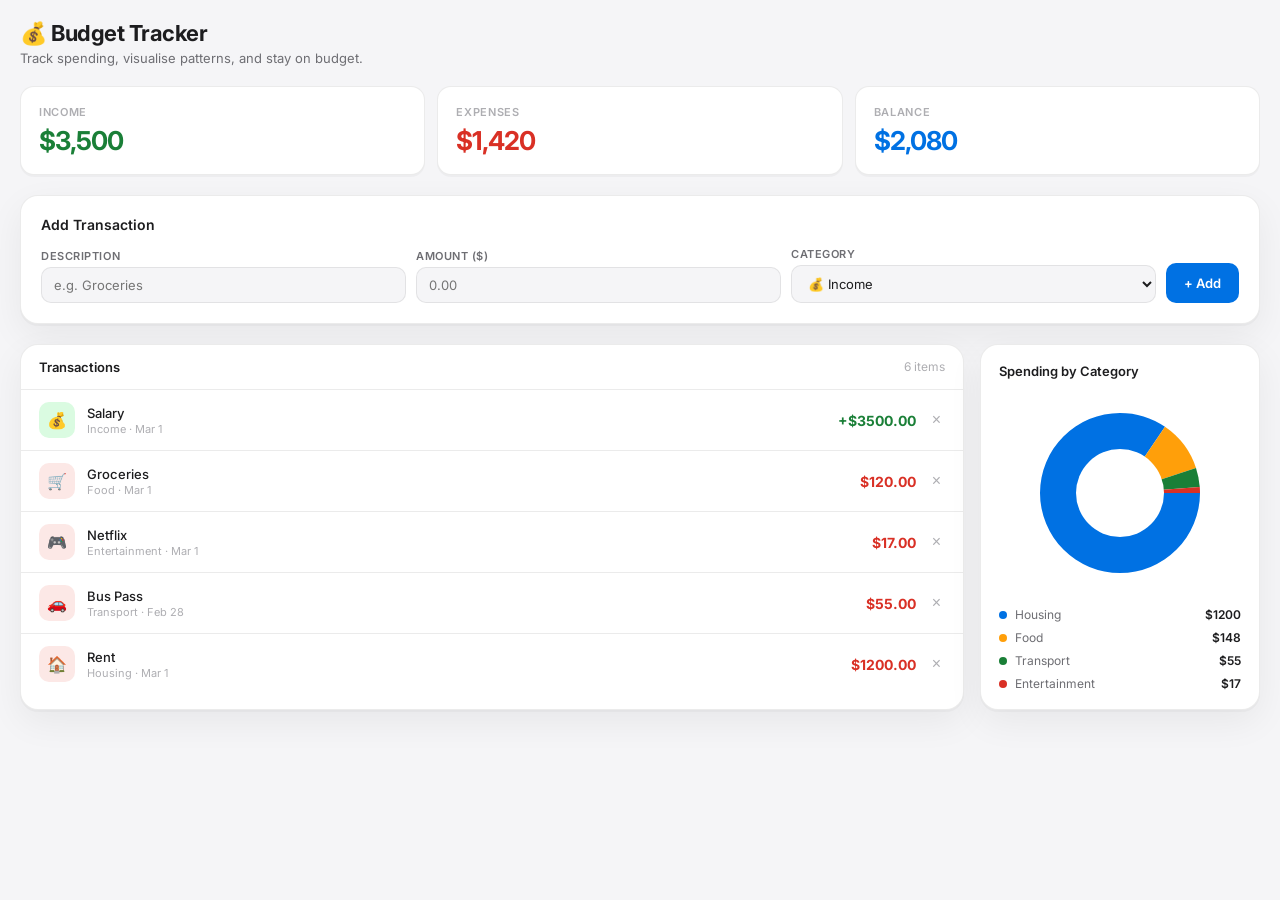
<file: portfolio-3/projects/budget-tracker/index.html>
<!DOCTYPE html>
<html lang="en">
<head>
<meta charset="UTF-8">
<meta name="viewport" content="width=device-width, initial-scale=1.0">
<title>Budget Tracker</title>
<link href="https://fonts.googleapis.com/css2?family=Inter:wght@300;400;500;600;700&display=swap" rel="stylesheet">
<style>
*,*::before,*::after{box-sizing:border-box;margin:0;padding:0;}
:root{--bg:#f5f5f7;--white:#fff;--text:#1d1d1f;--text2:#6e6e73;--text3:#aeaeb2;--accent:#0071e3;--accent-light:#e8f0fe;--border:rgba(0,0,0,0.08);--radius:18px;--red:#d93025;--green:#1a7f37;}
body{font-family:'Inter',-apple-system,sans-serif;background:var(--bg);color:var(--text);min-height:100vh;-webkit-font-smoothing:antialiased;padding:20px;}
h1{font-size:22px;font-weight:700;letter-spacing:-.5px;margin-bottom:4px;}
.sub{font-size:13px;color:var(--text2);margin-bottom:20px;}
/* Top stats */
.stats{display:grid;grid-template-columns:repeat(3,1fr);gap:12px;margin-bottom:20px;}
.stat{background:var(--white);border-radius:14px;border:1px solid var(--border);padding:18px;box-shadow:0 2px 0 rgba(0,0,0,.03);}
.stat .label{font-size:11px;font-weight:600;color:var(--text3);text-transform:uppercase;letter-spacing:.06em;margin-bottom:6px;}
.stat .amount{font-size:26px;font-weight:700;letter-spacing:-1px;}
.stat.income .amount{color:var(--green);}
.stat.expense .amount{color:var(--red);}
.stat.balance .amount{color:var(--accent);}
/* Add transaction */
.add-card{background:var(--white);border-radius:var(--radius);border:1px solid var(--border);box-shadow:0 2px 0 rgba(0,0,0,.03),0 12px 36px rgba(0,0,0,.06);padding:20px;margin-bottom:20px;}
.add-card h3{font-size:14px;font-weight:600;margin-bottom:14px;}
.row{display:grid;grid-template-columns:1fr 1fr 1fr auto;gap:10px;align-items:end;}
.field{display:flex;flex-direction:column;gap:4px;}
.field label{font-size:11px;font-weight:600;color:var(--text2);text-transform:uppercase;letter-spacing:.05em;}
input,select{font-family:inherit;font-size:13px;padding:9px 12px;border-radius:10px;border:1.5px solid var(--border);background:var(--bg);color:var(--text);outline:none;width:100%;}
input:focus,select:focus{border-color:var(--accent);}
.add-btn{padding:10px 18px;background:var(--accent);color:#fff;border:none;border-radius:10px;font-size:13px;font-weight:600;font-family:inherit;cursor:pointer;white-space:nowrap;height:40px;transition:all .2s;}
.add-btn:hover{background:#0077ed;}
/* Layout */
.layout{display:grid;grid-template-columns:1fr 280px;gap:16px;}
/* Transactions */
.tx-card{background:var(--white);border-radius:var(--radius);border:1px solid var(--border);box-shadow:0 2px 0 rgba(0,0,0,.03),0 12px 36px rgba(0,0,0,.06);overflow:hidden;}
.tx-head{padding:14px 18px;border-bottom:1px solid var(--border);font-size:13px;font-weight:600;display:flex;justify-content:space-between;}
.tx-list{max-height:300px;overflow-y:auto;}
.tx-item{display:flex;align-items:center;gap:12px;padding:12px 18px;border-bottom:1px solid var(--border);}
.tx-item:last-child{border-bottom:none;}
.tx-icon{width:36px;height:36px;border-radius:10px;display:flex;align-items:center;justify-content:center;font-size:16px;flex-shrink:0;}
.tx-info{flex:1;}
.tx-name{font-size:13px;font-weight:500;}
.tx-cat{font-size:11px;color:var(--text3);margin-top:1px;}
.tx-amt{font-size:14px;font-weight:700;}
.tx-amt.pos{color:var(--green);}
.tx-amt.neg{color:var(--red);}
.tx-del{background:none;border:none;color:var(--text3);cursor:pointer;font-size:16px;padding:4px;border-radius:6px;transition:all .15s;}
.tx-del:hover{background:var(--bg);color:var(--red);}
/* Chart side */
.chart-card{background:var(--white);border-radius:var(--radius);border:1px solid var(--border);box-shadow:0 2px 0 rgba(0,0,0,.03),0 12px 36px rgba(0,0,0,.06);padding:18px;}
.chart-card h3{font-size:13px;font-weight:600;margin-bottom:14px;}
canvas{width:100%;display:block;}
.cat-list{margin-top:14px;display:flex;flex-direction:column;gap:8px;}
.cat-row{display:flex;align-items:center;gap:8px;}
.cat-dot{width:8px;height:8px;border-radius:50%;flex-shrink:0;}
.cat-name{font-size:12px;flex:1;color:var(--text2);}
.cat-amt{font-size:12px;font-weight:600;}
@media(max-width:640px){.layout{grid-template-columns:1fr;}.row{grid-template-columns:1fr 1fr;}.add-btn{grid-column:span 2;}}
</style>
</head>
<body>
<h1>💰 Budget Tracker</h1>
<p class="sub">Track spending, visualise patterns, and stay on budget.</p>

<div class="stats">
  <div class="stat income"><div class="label">Income</div><div class="amount" id="s-income">$0</div></div>
  <div class="stat expense"><div class="label">Expenses</div><div class="amount" id="s-expense">$0</div></div>
  <div class="stat balance"><div class="label">Balance</div><div class="amount" id="s-balance">$0</div></div>
</div>

<div class="add-card">
  <h3>Add Transaction</h3>
  <div class="row">
    <div class="field">
      <label>Description</label>
      <input type="text" id="desc" placeholder="e.g. Groceries">
    </div>
    <div class="field">
      <label>Amount ($)</label>
      <input type="number" id="amt" placeholder="0.00" min="0" step="0.01">
    </div>
    <div class="field">
      <label>Category</label>
      <select id="cat">
        <option value="💰 Income">💰 Income</option>
        <option value="🛒 Food">🛒 Food</option>
        <option value="🚗 Transport">🚗 Transport</option>
        <option value="🎮 Entertainment">🎮 Entertainment</option>
        <option value="💊 Health">💊 Health</option>
        <option value="📚 Education">📚 Education</option>
        <option value="🏠 Housing">🏠 Housing</option>
        <option value="👕 Shopping">👕 Shopping</option>
        <option value="⚡ Bills">⚡ Bills</option>
      </select>
    </div>
    <button class="add-btn" onclick="addTx()">+ Add</button>
  </div>
</div>

<div class="layout">
  <div class="tx-card">
    <div class="tx-head"><span>Transactions</span><span id="tx-count" style="color:var(--text3);font-weight:400;font-size:12px;"></span></div>
    <div class="tx-list" id="tx-list"></div>
  </div>
  <div class="chart-card">
    <h3>Spending by Category</h3>
    <canvas id="pie-canvas" height="200"></canvas>
    <div class="cat-list" id="cat-list"></div>
  </div>
</div>

<script>
const COLORS=['#0071e3','#ff9f0a','#1a7f37','#d93025','#8e2de2','#00b4d8','#e91e63','#795548'];
let txs=[
  {id:1,desc:'Salary',cat:'💰 Income',amt:3500,date:'Mar 1'},
  {id:2,desc:'Groceries',cat:'🛒 Food',amt:-120,date:'Mar 1'},
  {id:3,desc:'Netflix',cat:'🎮 Entertainment',amt:-17,date:'Mar 1'},
  {id:4,desc:'Bus Pass',cat:'🚗 Transport',amt:-55,date:'Feb 28'},
  {id:5,desc:'Rent',cat:'🏠 Housing',amt:-1200,date:'Mar 1'},
  {id:6,desc:'Coffee',cat:'🛒 Food',amt:-28,date:'Feb 28'},
];
let nextId=7;

function addTx(){
  const desc=document.getElementById('desc').value.trim();
  const amt=parseFloat(document.getElementById('amt').value);
  const cat=document.getElementById('cat').value;
  if(!desc||!amt) return;
  const isIncome=cat==='💰 Income';
  txs.unshift({id:nextId++,desc,cat,amt:isIncome?amt:-amt,date:'Today'});
  document.getElementById('desc').value='';
  document.getElementById('amt').value='';
  render();
}

function deleteTx(id){txs=txs.filter(t=>t.id!==id);render();}

function render(){
  // Stats
  const income=txs.filter(t=>t.amt>0).reduce((a,t)=>a+t.amt,0);
  const expense=Math.abs(txs.filter(t=>t.amt<0).reduce((a,t)=>a+t.amt,0));
  const bal=income-expense;
  document.getElementById('s-income').textContent='$'+income.toLocaleString('en',{minimumFractionDigits:0,maximumFractionDigits:0});
  document.getElementById('s-expense').textContent='$'+expense.toLocaleString('en',{minimumFractionDigits:0,maximumFractionDigits:0});
  document.getElementById('s-balance').textContent=(bal>=0?'$':'-$')+Math.abs(bal).toLocaleString('en',{minimumFractionDigits:0,maximumFractionDigits:0});

  // List
  const list=document.getElementById('tx-list');
  document.getElementById('tx-count').textContent=txs.length+' items';
  if(!txs.length){list.innerHTML='<div style="padding:32px;text-align:center;color:var(--text3);font-size:13px;">No transactions yet</div>';return;}
  list.innerHTML=txs.map(t=>`
    <div class="tx-item">
      <div class="tx-icon" style="background:${t.amt>0?'#dafbe1':'#fce8e6'}">${t.cat.split(' ')[0]}</div>
      <div class="tx-info"><div class="tx-name">${t.desc}</div><div class="tx-cat">${t.cat.split(' ').slice(1).join(' ')} · ${t.date}</div></div>
      <div class="tx-amt ${t.amt>0?'pos':'neg'}">${t.amt>0?'+':''}\$${Math.abs(t.amt).toFixed(2)}</div>
      <button class="tx-del" onclick="deleteTx(${t.id})">×</button>
    </div>`).join('');

  // Chart
  const expTxs=txs.filter(t=>t.amt<0);
  const bycat={};
  expTxs.forEach(t=>{bycat[t.cat]=(bycat[t.cat]||0)+Math.abs(t.amt);});
  const cats=Object.entries(bycat).sort((a,b)=>b[1]-a[1]);
  const total=cats.reduce((a,[,v])=>a+v,0)||1;
  drawPie(cats,total);
}

function drawPie(cats,total){
  const canvas=document.getElementById('pie-canvas');
  const dpr=window.devicePixelRatio||1;
  canvas.width=canvas.offsetWidth*dpr;
  canvas.height=200*dpr;
  const ctx=canvas.getContext('2d');
  ctx.scale(dpr,dpr);
  const W=canvas.offsetWidth,H=200,cx=W/2,cy=H/2,r=80;
  ctx.clearRect(0,0,W,H);
  if(!cats.length){ctx.fillStyle='#e5e5ea';ctx.beginPath();ctx.arc(cx,cy,r,0,Math.PI*2);ctx.fill();return;}
  let start=0;
  cats.forEach(([,v],i)=>{
    const slice=(v/total)*Math.PI*2;
    ctx.fillStyle=COLORS[i%COLORS.length];
    ctx.beginPath();ctx.moveTo(cx,cy);ctx.arc(cx,cy,r,start,start+slice);ctx.closePath();ctx.fill();
    start+=slice;
  });
  // Donut hole
  ctx.fillStyle='#fff';ctx.beginPath();ctx.arc(cx,cy,r*0.55,0,Math.PI*2);ctx.fill();
  // Center text
  ctx.fillStyle='var(--text)';ctx.font=`700 ${14*dpr}px Inter,sans-serif`;ctx.textAlign='center';ctx.textBaseline='middle';
  // Legend
  const cl=document.getElementById('cat-list');
  cl.innerHTML=cats.slice(0,5).map(([name,v],i)=>`
    <div class="cat-row">
      <div class="cat-dot" style="background:${COLORS[i%COLORS.length]}"></div>
      <div class="cat-name">${name.split(' ').slice(1).join(' ')||name}</div>
      <div class="cat-amt">$${v.toFixed(0)}</div>
    </div>`).join('');
}

render();
window.addEventListener('resize',render);
</script>
</body>
</html>
</file>
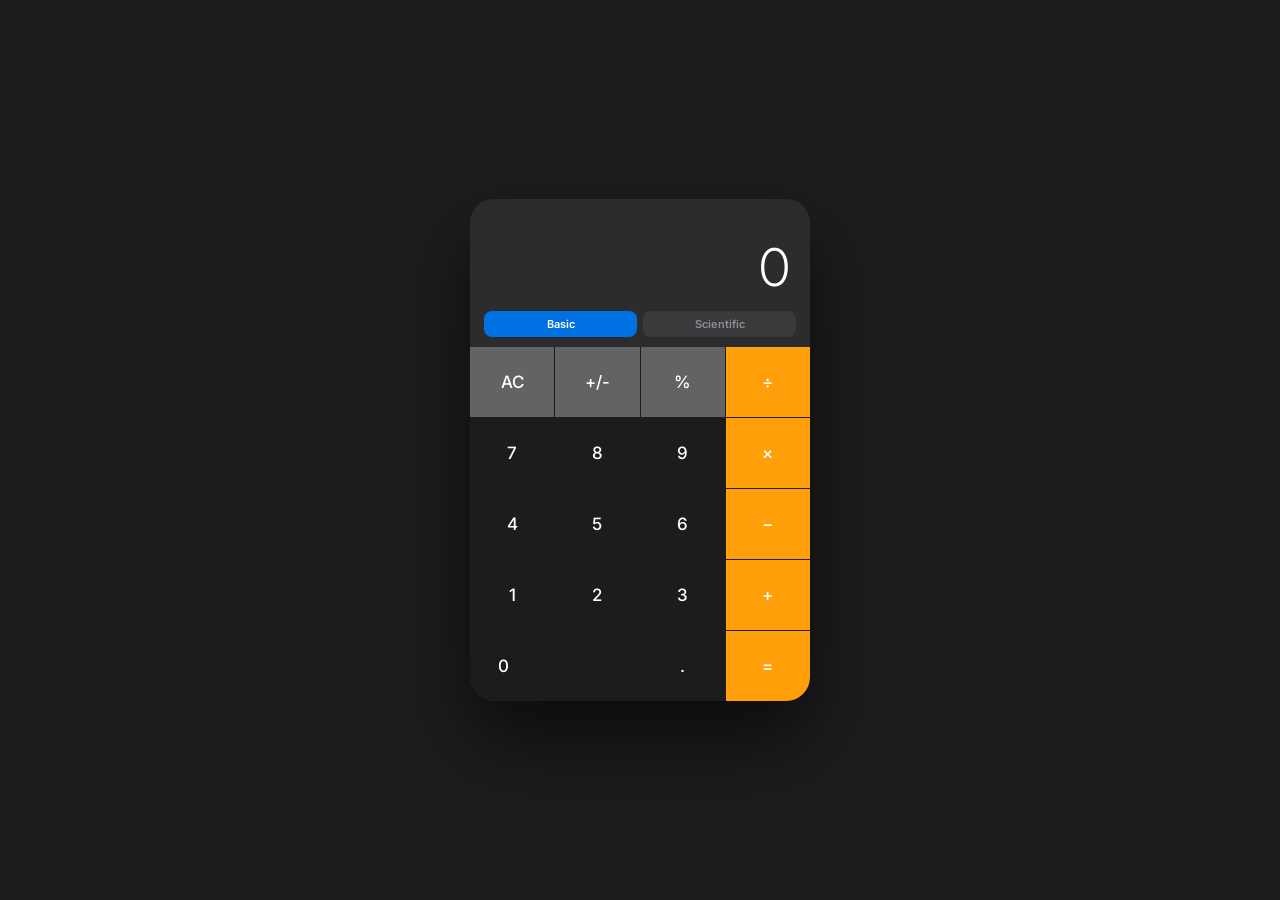
<file: portfolio-3/projects/calculator/index.html>
<!DOCTYPE html>
<html lang="en">
<head>
<meta charset="UTF-8">
<meta name="viewport" content="width=device-width, initial-scale=1.0">
<title>Scientific Calculator</title>
<link href="https://fonts.googleapis.com/css2?family=Inter:wght@300;400;500;600;700&display=swap" rel="stylesheet">
<style>
*,*::before,*::after{box-sizing:border-box;margin:0;padding:0;}
body{font-family:'Inter',-apple-system,sans-serif;background:#1d1d1f;min-height:100vh;display:flex;align-items:center;justify-content:center;padding:24px;-webkit-font-smoothing:antialiased;}
.calc{width:100%;max-width:340px;background:#2c2c2e;border-radius:24px;overflow:hidden;box-shadow:0 40px 80px rgba(0,0,0,.6);}
.display{padding:20px 22px 14px;min-height:100px;display:flex;flex-direction:column;justify-content:flex-end;align-items:flex-end;}
.expr{font-size:15px;color:#8e8e93;min-height:20px;word-break:break-all;text-align:right;}
.main-display{font-size:52px;font-weight:300;color:#fff;letter-spacing:-2px;line-height:1.1;word-break:break-all;text-align:right;transition:font-size .1s;}
.main-display.small{font-size:32px;}
.main-display.xsmall{font-size:22px;}
.mode-row{display:flex;gap:6px;padding:0 14px 10px;}
.mode-btn{flex:1;padding:6px;border-radius:8px;border:none;font-size:11px;font-weight:600;font-family:inherit;cursor:pointer;background:#3a3a3c;color:#8e8e93;transition:all .15s;}
.mode-btn.active{background:#0071e3;color:#fff;}
.grid{display:grid;grid-template-columns:repeat(4,1fr);gap:1px;background:#1d1d1f;}
.btn{padding:0;height:70px;border:none;font-size:17px;font-weight:500;font-family:inherit;cursor:pointer;transition:all .1s;display:flex;align-items:center;justify-content:center;}
.btn:active{opacity:.7;transform:scale(.96);}
.btn.fn{background:#3a3a3c;color:#fff;font-size:14px;font-weight:400;}
.btn.fn:hover{background:#48484a;}
.btn.op{background:#ff9f0a;color:#fff;}
.btn.op:hover{background:#ffb340;}
.btn.op.active-op{background:#fff;color:#ff9f0a;}
.btn.num{background:#1c1c1e;color:#fff;}
.btn.num:hover{background:#2c2c2e;}
.btn.zero{grid-column:span 2;justify-content:flex-start;padding-left:28px;}
.btn.gray{background:#636366;color:#fff;}
.btn.gray:hover{background:#8e8e93;}
.sci-grid{display:grid;grid-template-columns:repeat(5,1fr);gap:1px;background:#1d1d1f;}
.sci-grid .btn{height:50px;font-size:13px;background:#1c1c1e;color:#0071e3;font-weight:500;}
.sci-grid .btn:hover{background:#2c2c2e;}
.sci-hidden{display:none;}
</style>
</head>
<body>
<div class="calc">
  <div class="display">
    <div class="expr" id="expr"></div>
    <div class="main-display" id="display">0</div>
  </div>
  <div class="mode-row">
    <button class="mode-btn active" onclick="setMode('basic')">Basic</button>
    <button class="mode-btn" onclick="setMode('sci')">Scientific</button>
  </div>
  <div class="sci-grid sci-hidden" id="sci-grid">
    <button class="btn" onclick="sciOp('sin')">sin</button>
    <button class="btn" onclick="sciOp('cos')">cos</button>
    <button class="btn" onclick="sciOp('tan')">tan</button>
    <button class="btn" onclick="sciOp('log')">log</button>
    <button class="btn" onclick="sciOp('ln')">ln</button>
    <button class="btn" onclick="sciOp('sqrt')">√</button>
    <button class="btn" onclick="sciOp('sq')">x²</button>
    <button class="btn" onclick="sciOp('cube')">x³</button>
    <button class="btn" onclick="sciOp('inv')">1/x</button>
    <button class="btn" onclick="sciOp('pi')">π</button>
  </div>
  <div class="grid">
    <button class="btn gray" onclick="ac()">AC</button>
    <button class="btn gray" onclick="toggleSign()">+/-</button>
    <button class="btn gray" onclick="percent()">%</button>
    <button class="btn op" id="op-div" onclick="setOp('/')">÷</button>
    <button class="btn num" onclick="num('7')">7</button>
    <button class="btn num" onclick="num('8')">8</button>
    <button class="btn num" onclick="num('9')">9</button>
    <button class="btn op" id="op-mul" onclick="setOp('*')">×</button>
    <button class="btn num" onclick="num('4')">4</button>
    <button class="btn num" onclick="num('5')">5</button>
    <button class="btn num" onclick="num('6')">6</button>
    <button class="btn op" id="op-sub" onclick="setOp('-')">−</button>
    <button class="btn num" onclick="num('1')">1</button>
    <button class="btn num" onclick="num('2')">2</button>
    <button class="btn num" onclick="num('3')">3</button>
    <button class="btn op" id="op-add" onclick="setOp('+')">+</button>
    <button class="btn num zero" onclick="num('0')">0</button>
    <button class="btn num" onclick="dot()">.</button>
    <button class="btn op" onclick="equals()">=</button>
  </div>
</div>
<script>
let current = '0', prev = '', op = null, justCalc = false, waitNext = false;

const disp = document.getElementById('display');
const expr = document.getElementById('expr');

function updateDisplay(val) {
  const s = String(val);
  disp.textContent = s;
  disp.className = 'main-display' + (s.length > 12 ? ' xsmall' : s.length > 9 ? ' small' : '');
}

function clearOps() {
  ['add','sub','mul','div'].forEach(o => document.getElementById('op-'+o)?.classList.remove('active-op'));
}

function num(n) {
  if (waitNext) { current = n; waitNext = false; }
  else if (current === '0' && n !== '.') current = n;
  else if (current.length < 12) current += n;
  updateDisplay(current);
}

function dot() {
  if (waitNext) { current = '0.'; waitNext = false; }
  else if (!current.includes('.')) current += '.';
  updateDisplay(current);
}

function ac() {
  current = '0'; prev = ''; op = null; justCalc = false; waitNext = false;
  expr.textContent = ''; clearOps(); updateDisplay('0');
}

function toggleSign() { current = String(-parseFloat(current) || 0); updateDisplay(current); }
function percent() { current = String(parseFloat(current) / 100); updateDisplay(current); }

function setOp(o) {
  if (op && !waitNext) { equals(true); }
  prev = current; op = o; waitNext = true;
  clearOps();
  const ids = {'+':'add','-':'sub','*':'mul','/':'div'};
  document.getElementById('op-'+ids[o])?.classList.add('active-op');
  const syms = {'+':'+','-':'−','*':'×','/':'÷'};
  expr.textContent = `${prev} ${syms[o]}`;
}

function equals(silent) {
  if (!op || !prev) return;
  const a = parseFloat(prev), b = parseFloat(current);
  let res;
  if (op==='+') res=a+b; else if(op==='-') res=a-b;
  else if(op==='*') res=a*b; else if(op=='/') res=b===0?'Error':a/b;
  if (!silent) expr.textContent = `${prev} ${({'+':'+','-':'−','*':'×','/':'÷'})[op]} ${current} =`;
  current = String(parseFloat(res?.toFixed(10)) ?? res);
  clearOps(); op = null; prev = ''; waitNext = true;
  updateDisplay(current);
}

function sciOp(fn) {
  const v = parseFloat(current);
  let res;
  if(fn==='sin') res=Math.sin(v*Math.PI/180);
  else if(fn==='cos') res=Math.cos(v*Math.PI/180);
  else if(fn==='tan') res=Math.tan(v*Math.PI/180);
  else if(fn==='log') res=Math.log10(v);
  else if(fn==='ln') res=Math.log(v);
  else if(fn==='sqrt') res=Math.sqrt(v);
  else if(fn==='sq') res=v*v;
  else if(fn==='cube') res=v*v*v;
  else if(fn==='inv') res=1/v;
  else if(fn==='pi') { current='3.14159265'; updateDisplay(current); return; }
  expr.textContent = `${fn}(${v}) =`;
  current = String(parseFloat(res.toFixed(10)));
  waitNext = true; updateDisplay(current);
}

function setMode(m) {
  document.querySelectorAll('.mode-btn').forEach((b,i)=>b.classList.toggle('active',i===(m==='sci'?1:0)));
  document.getElementById('sci-grid').classList.toggle('sci-hidden', m!=='sci');
}

document.addEventListener('keydown', e => {
  if(e.key>='0'&&e.key<='9') num(e.key);
  else if(e.key==='.') dot();
  else if(e.key==='+') setOp('+');
  else if(e.key==='-') setOp('-');
  else if(e.key==='*') setOp('*');
  else if(e.key==='/') {e.preventDefault();setOp('/');}
  else if(e.key==='Enter'||e.key==='=') equals();
  else if(e.key==='Backspace') { current=current.length>1?current.slice(0,-1):'0'; updateDisplay(current); }
  else if(e.key==='Escape') ac();
});
</script>
</body>
</html>
</file>
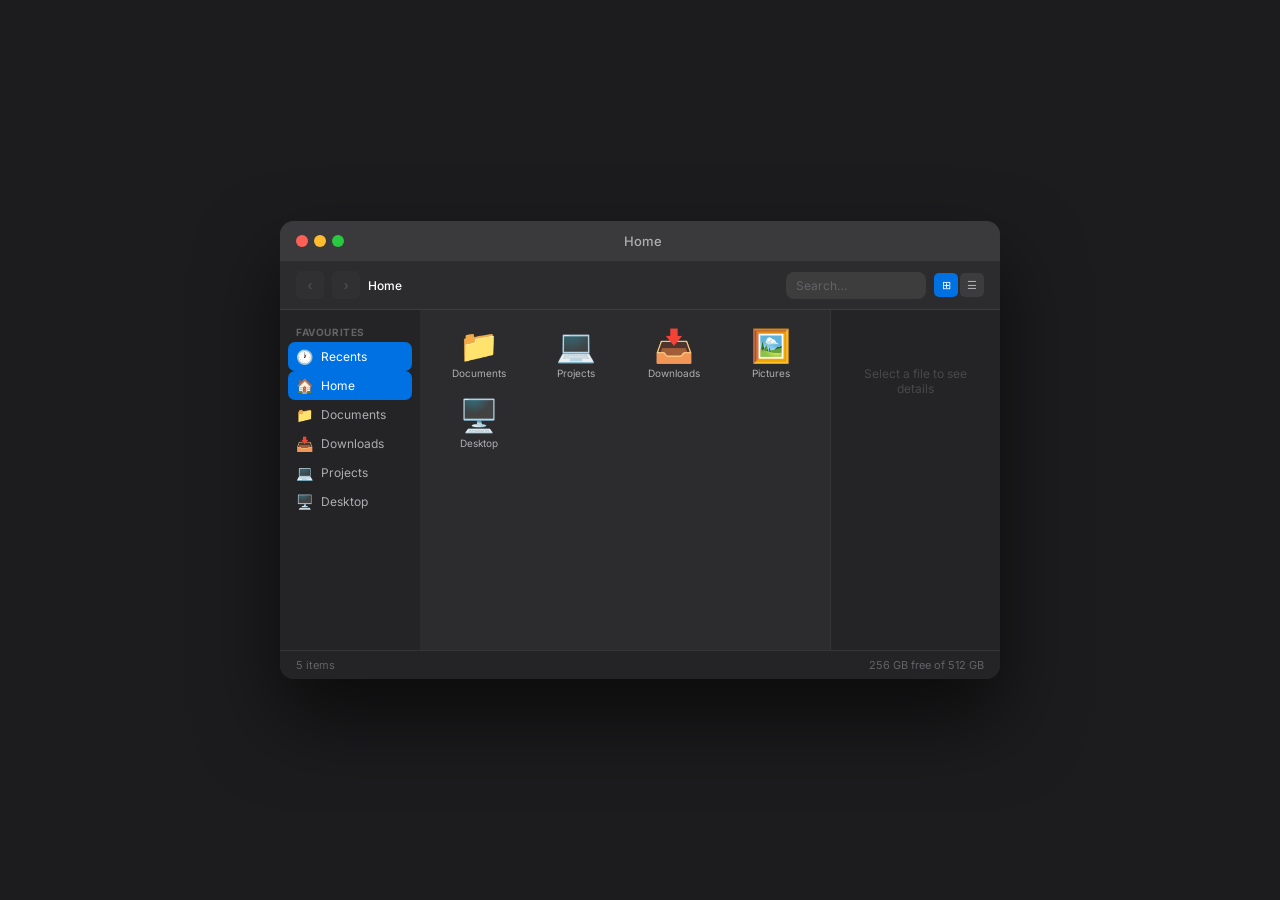
<file: portfolio-3/projects/file-manager/index.html>
<!DOCTYPE html>
<html lang="en">
<head>
<meta charset="UTF-8">
<meta name="viewport" content="width=device-width, initial-scale=1.0">
<title>File Manager</title>
<link href="https://fonts.googleapis.com/css2?family=Inter:wght@300;400;500;600;700&display=swap" rel="stylesheet">
<style>
*,*::before,*::after{box-sizing:border-box;margin:0;padding:0;}
body{font-family:'Inter',-apple-system,sans-serif;background:#1c1c1e;color:#fff;min-height:100vh;display:flex;align-items:center;justify-content:center;padding:16px;-webkit-font-smoothing:antialiased;}
.fm{width:100%;max-width:720px;background:#2c2c2e;border-radius:14px;overflow:hidden;box-shadow:0 40px 80px rgba(0,0,0,.6);}
/* Title bar */
.titlebar{background:#3a3a3c;padding:12px 16px;display:flex;align-items:center;gap:12px;}
.dots{display:flex;gap:6px;}
.dot{width:12px;height:12px;border-radius:50%;cursor:pointer;}
.dot.r{background:#ff5f57;} .dot.r:hover{background:#ff3b30;}
.dot.y{background:#febc2e;} .dot.y:hover{background:#ff9f0a;}
.dot.g{background:#28c840;} .dot.g:hover{background:#34c759;}
.tb-title{flex:1;text-align:center;font-size:13px;font-weight:500;color:#aeaeb2;}
.tb-right{width:42px;}
/* Toolbar */
.toolbar{background:#2c2c2e;border-bottom:1px solid rgba(255,255,255,.08);padding:10px 16px;display:flex;align-items:center;gap:8px;}
.nav-btn{width:28px;height:28px;border-radius:6px;background:rgba(255,255,255,.08);border:none;color:#aeaeb2;cursor:pointer;display:flex;align-items:center;justify-content:center;font-size:14px;transition:all .15s;}
.nav-btn:hover{background:rgba(255,255,255,.15);color:#fff;}
.nav-btn:disabled{opacity:.3;cursor:default;}
.breadcrumb{flex:1;display:flex;align-items:center;gap:4px;font-size:12px;color:#8e8e93;overflow:hidden;}
.crumb{color:#aeaeb2;cursor:pointer;white-space:nowrap;}
.crumb:hover{color:#fff;}
.crumb.active{color:#fff;font-weight:500;}
.crumb-sep{color:#48484a;}
.search{background:rgba(255,255,255,.08);border:none;border-radius:8px;padding:6px 10px;font-size:12px;color:#fff;font-family:inherit;outline:none;width:140px;}
.search::placeholder{color:#636366;}
/* Main */
.main{display:flex;height:340px;}
.sidebar{width:140px;background:#242426;padding:10px 8px;overflow-y:auto;flex-shrink:0;}
.sidebar-section{font-size:10px;font-weight:700;color:#636366;text-transform:uppercase;letter-spacing:.06em;padding:6px 8px 4px;}
.sidebar-item{display:flex;align-items:center;gap:8px;padding:6px 8px;border-radius:7px;cursor:pointer;font-size:12px;color:#aeaeb2;transition:all .15s;}
.sidebar-item:hover{background:rgba(255,255,255,.07);color:#fff;}
.sidebar-item.active{background:#0071e3;color:#fff;}
.sidebar-icon{font-size:14px;flex-shrink:0;}
.content{flex:1;padding:12px;overflow-y:auto;display:grid;grid-template-columns:repeat(auto-fill,minmax(80px,1fr));gap:4px;align-content:start;}
.file{display:flex;flex-direction:column;align-items:center;gap:5px;padding:8px 4px;border-radius:8px;cursor:pointer;transition:all .15s;}
.file:hover{background:rgba(255,255,255,.07);}
.file.selected{background:#0071e3;}
.file-icon{font-size:32px;line-height:1;}
.file-name{font-size:10px;color:#aeaeb2;text-align:center;word-break:break-word;line-height:1.3;}
.file.selected .file-name{color:#fff;}
/* Status */
.statusbar{background:#242426;border-top:1px solid rgba(255,255,255,.08);padding:7px 16px;display:flex;align-items:center;justify-content:space-between;}
.status-text{font-size:11px;color:#636366;}
/* Detail pane */
.detail{width:170px;background:#242426;border-left:1px solid rgba(255,255,255,.08);padding:16px;overflow-y:auto;flex-shrink:0;}
.detail-icon{font-size:48px;text-align:center;margin-bottom:12px;}
.detail-name{font-size:13px;font-weight:600;text-align:center;margin-bottom:12px;word-break:break-word;}
.detail-row{display:flex;justify-content:space-between;font-size:11px;margin-bottom:6px;}
.detail-key{color:#636366;}
.detail-val{color:#aeaeb2;text-align:right;}
.detail-empty{font-size:12px;color:#48484a;text-align:center;padding-top:40px;}
.view-toggle{display:flex;gap:2px;}
.vbtn{width:24px;height:24px;border-radius:5px;background:rgba(255,255,255,.08);border:none;color:#aeaeb2;cursor:pointer;display:flex;align-items:center;justify-content:center;font-size:11px;}
.vbtn.active{background:#0071e3;color:#fff;}
</style>
</head>
<body>
<div class="fm">
  <div class="titlebar">
    <div class="dots"><div class="dot r"></div><div class="dot y"></div><div class="dot g"></div></div>
    <div class="tb-title" id="tb-title">Documents</div>
    <div class="tb-right"></div>
  </div>
  <div class="toolbar">
    <button class="nav-btn" id="back-btn" onclick="goBack()" disabled>‹</button>
    <button class="nav-btn" id="fwd-btn" onclick="goFwd()" disabled>›</button>
    <div class="breadcrumb" id="breadcrumb"></div>
    <input class="search" placeholder="Search…" oninput="searchFiles(this.value)">
    <div class="view-toggle">
      <button class="vbtn active" title="Grid">⊞</button>
      <button class="vbtn" title="List">☰</button>
    </div>
  </div>
  <div class="main">
    <div class="sidebar" id="sidebar"></div>
    <div class="content" id="content"></div>
    <div class="detail" id="detail"><div class="detail-empty">Select a file to see details</div></div>
  </div>
  <div class="statusbar">
    <span class="status-text" id="status">0 items</span>
    <span class="status-text" id="storage">256 GB free of 512 GB</span>
  </div>
</div>

<script>
const FS = {
  'Home': {
    type:'folder', icon:'🏠', children:{
      'Documents': { type:'folder', icon:'📁', children:{
        'Resume.pdf': { type:'file', icon:'📄', size:'248 KB', modified:'Mar 1, 2026' },
        'Cover Letter.docx': { type:'file', icon:'📝', size:'32 KB', modified:'Feb 28, 2026' },
        'Portfolio.pdf': { type:'file', icon:'📄', size:'1.2 MB', modified:'Mar 1, 2026' },
        'University Notes': { type:'folder', icon:'📁', children:{
          'IT101.pdf': { type:'file', icon:'📄', size:'540 KB', modified:'Feb 12, 2026' },
          'Networking.pdf': { type:'file', icon:'📄', size:'820 KB', modified:'Jan 30, 2026' },
          'Cloud Computing.pdf': { type:'file', icon:'📄', size:'1.1 MB', modified:'Feb 20, 2026' },
        }}
      }},
      'Projects': { type:'folder', icon:'💻', children:{
        'digit-ai-pro': { type:'folder', icon:'📁', children:{
          'index.html': { type:'file', icon:'🌐', size:'18 KB', modified:'Mar 1, 2026' },
          'model.json': { type:'file', icon:'📊', size:'2.4 MB', modified:'Feb 28, 2026' },
        }},
        'calculator': { type:'folder', icon:'📁', children:{
          'index.html': { type:'file', icon:'🌐', size:'8 KB', modified:'Feb 24, 2026' },
          'style.css': { type:'file', icon:'🎨', size:'4 KB', modified:'Feb 24, 2026' },
        }},
        'portfolio': { type:'folder', icon:'📁', children:{
          'index.html': { type:'file', icon:'🌐', size:'48 KB', modified:'Mar 1, 2026' },
          'styles.css': { type:'file', icon:'🎨', size:'18 KB', modified:'Mar 1, 2026' },
          'script.js': { type:'file', icon:'⚡', size:'9 KB', modified:'Mar 1, 2026' },
        }},
      }},
      'Downloads': { type:'folder', icon:'📥', children:{
        'AZ-900 Certificate.pdf': { type:'file', icon:'🏆', size:'512 KB', modified:'Dec 2024' },
        'VS Code.dmg': { type:'file', icon:'💿', size:'94 MB', modified:'Jan 2026' },
        'node-v20.dmg': { type:'file', icon:'💿', size:'62 MB', modified:'Feb 2026' },
      }},
      'Pictures': { type:'folder', icon:'🖼️', children:{
        'Profile.jpg': { type:'file', icon:'🖼️', size:'2.1 MB', modified:'Mar 1, 2026' },
        'Screenshot.png': { type:'file', icon:'🖼️', size:'1.4 MB', modified:'Mar 1, 2026' },
      }},
      'Desktop': { type:'folder', icon:'🖥️', children:{
        'todo.txt': { type:'file', icon:'📝', size:'1 KB', modified:'Mar 1, 2026' },
      }},
    }
  }
};

const shortcuts = [
  {label:'Recents',icon:'🕐',path:['Home']},
  {label:'Home',icon:'🏠',path:['Home']},
  {label:'Documents',icon:'📁',path:['Home','Documents']},
  {label:'Downloads',icon:'📥',path:['Home','Downloads']},
  {label:'Projects',icon:'💻',path:['Home','Projects']},
  {label:'Desktop',icon:'🖥️',path:['Home','Desktop']},
];

let path = ['Home'];
let selected = null;
let history = [['Home']];
let histIdx = 0;

function getNode(p) {
  let node = FS;
  for (const k of p) node = (node[k]?.children ?? node[k]);
  return node;
}

function navigate(newPath, pushHistory=true) {
  path = newPath;
  selected = null;
  if (pushHistory) { history = history.slice(0, histIdx+1); history.push([...path]); histIdx = history.length-1; }
  document.getElementById('back-btn').disabled = histIdx <= 0;
  document.getElementById('fwd-btn').disabled = histIdx >= history.length-1;
  render();
}

function goBack() { if(histIdx>0){histIdx--;navigate([...history[histIdx]],false);} }
function goFwd() { if(histIdx<history.length-1){histIdx++;navigate([...history[histIdx]],false);} }

function render() {
  // Sidebar
  const sb = document.getElementById('sidebar');
  sb.innerHTML = '<div class="sidebar-section">Favourites</div>';
  shortcuts.forEach(s => {
    const div = document.createElement('div');
    div.className = 'sidebar-item' + (JSON.stringify(s.path)===JSON.stringify(path)?' active':'');
    div.innerHTML = `<span class="sidebar-icon">${s.icon}</span>${s.label}`;
    div.onclick = () => navigate([...s.path]);
    sb.appendChild(div);
  });

  // Breadcrumb
  const bc = document.getElementById('breadcrumb');
  bc.innerHTML = path.map((p,i) => {
    const active = i === path.length-1;
    return (i>0?'<span class="crumb-sep">›</span>':'') +
      `<span class="crumb${active?' active':''}" data-idx="${i}">${p}</span>`;
  }).join('');
  bc.querySelectorAll('.crumb').forEach(c => {
    c.onclick = () => navigate(path.slice(0, parseInt(c.dataset.idx)+1));
  });
  document.getElementById('tb-title').textContent = path[path.length-1];

  // Content
  const node = getNode(path);
  renderContent(node);
}

function renderContent(node) {
  const ct = document.getElementById('content');
  ct.innerHTML = '';
  if (!node) return;
  const items = Object.entries(node);
  document.getElementById('status').textContent = `${items.length} item${items.length!==1?'s':''}`;
  items.forEach(([name, meta]) => {
    const div = document.createElement('div');
    div.className = 'file' + (selected===name?' selected':'');
    div.innerHTML = `<div class="file-icon">${meta.icon}</div><div class="file-name">${name}</div>`;
    div.ondblclick = () => { if(meta.type==='folder') navigate([...path, name]); };
    div.onclick = () => { selected = name; renderContent(node); showDetail(name, meta); };
    ct.appendChild(div);
  });
}

function showDetail(name, meta) {
  const det = document.getElementById('detail');
  if (meta.type === 'folder') {
    const count = Object.keys(meta.children||{}).length;
    det.innerHTML = `<div class="detail-icon">${meta.icon}</div><div class="detail-name">${name}</div>
      <div class="detail-row"><span class="detail-key">Kind</span><span class="detail-val">Folder</span></div>
      <div class="detail-row"><span class="detail-key">Items</span><span class="detail-val">${count}</span></div>
      <div class="detail-row"><span class="detail-key">Modified</span><span class="detail-val">Today</span></div>`;
  } else {
    det.innerHTML = `<div class="detail-icon">${meta.icon}</div><div class="detail-name">${name}</div>
      <div class="detail-row"><span class="detail-key">Size</span><span class="detail-val">${meta.size||'—'}</span></div>
      <div class="detail-row"><span class="detail-key">Modified</span><span class="detail-val">${meta.modified||'—'}</span></div>
      <div class="detail-row"><span class="detail-key">Kind</span><span class="detail-val">${name.split('.').pop().toUpperCase()||'File'}</span></div>`;
  }
}

function searchFiles(q) {
  if (!q) { render(); return; }
  const node = getNode(path);
  const filtered = Object.fromEntries(Object.entries(node).filter(([k]) => k.toLowerCase().includes(q.toLowerCase())));
  renderContent(filtered);
}

navigate(['Home'], false);
</script>
</body>
</html>
</file>
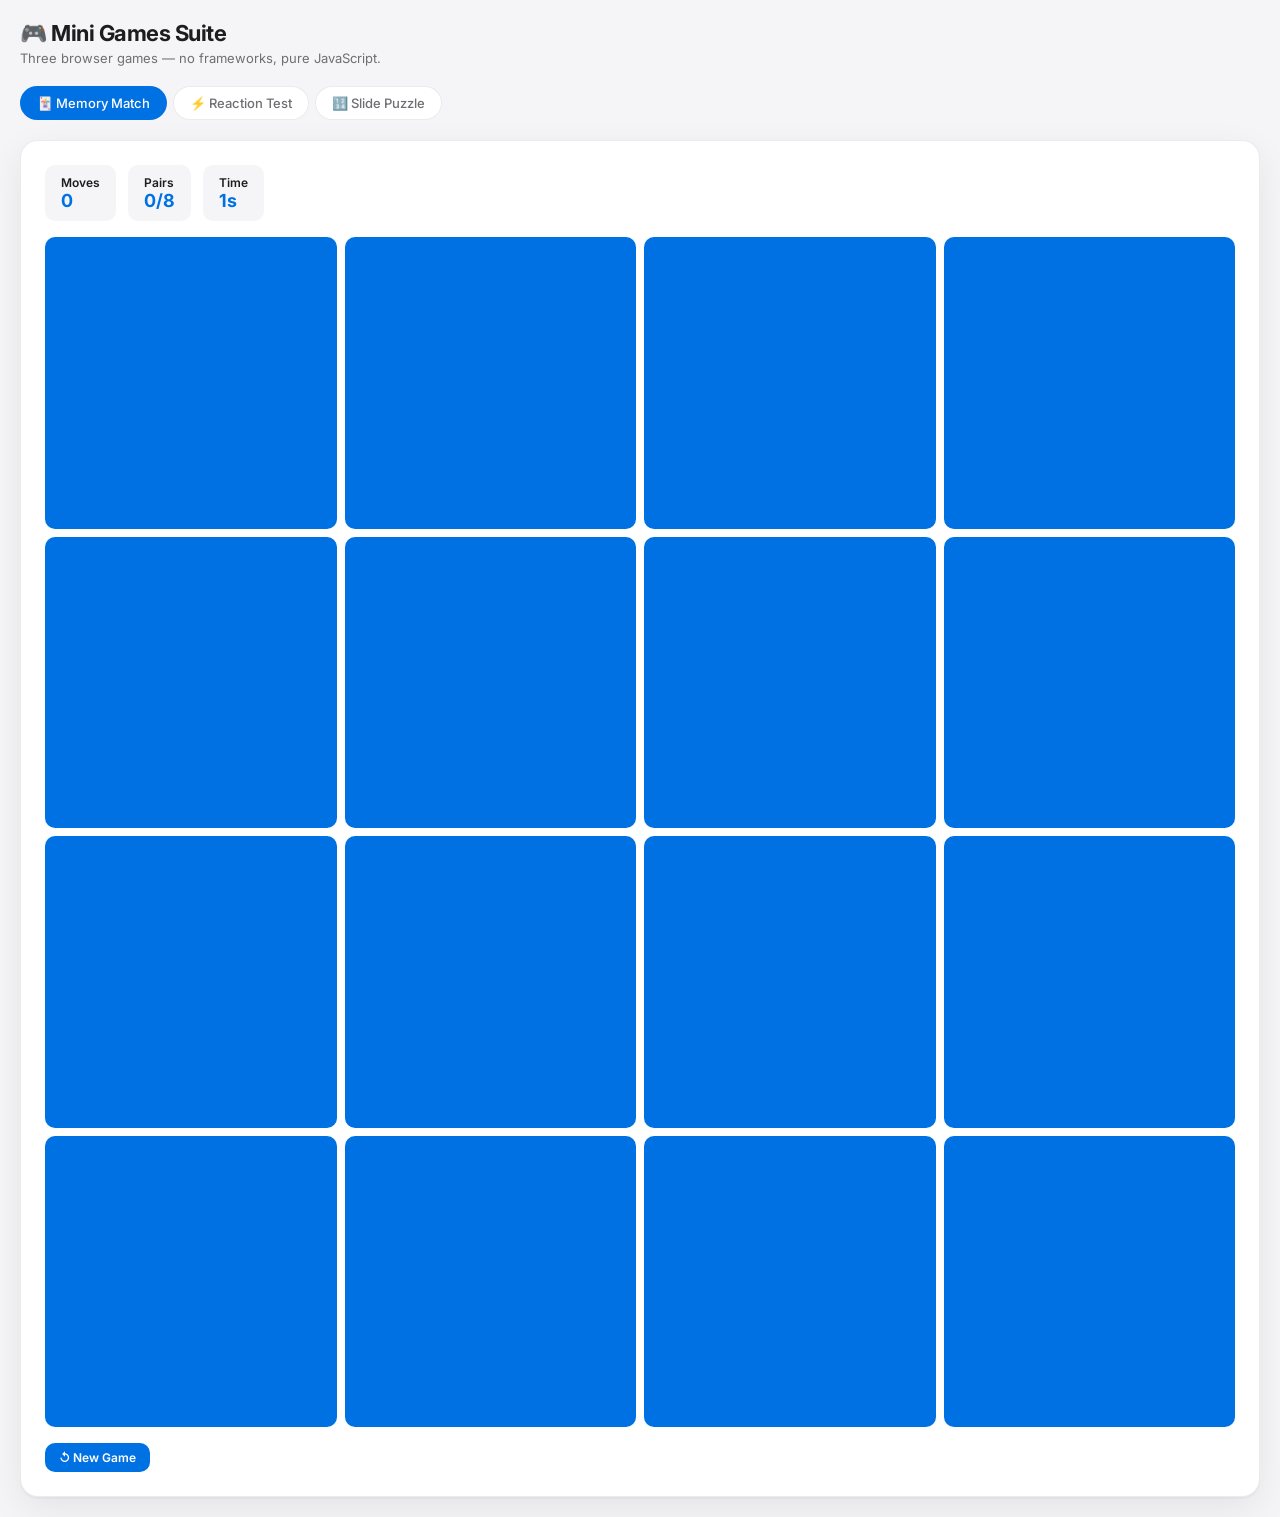
<file: portfolio-3/projects/mini-games-suite/index.html>
<!DOCTYPE html>
<html lang="en">
<head>
<meta charset="UTF-8">
<meta name="viewport" content="width=device-width, initial-scale=1.0">
<title>Mini Games Suite</title>
<link href="https://fonts.googleapis.com/css2?family=Inter:wght@300;400;500;600;700&display=swap" rel="stylesheet">
<style>
*,*::before,*::after{box-sizing:border-box;margin:0;padding:0;}
:root{--bg:#f5f5f7;--white:#fff;--text:#1d1d1f;--text2:#6e6e73;--text3:#aeaeb2;--accent:#0071e3;--accent-light:#e8f0fe;--border:rgba(0,0,0,0.08);--radius:18px;}
body{font-family:'Inter',-apple-system,sans-serif;background:var(--bg);color:var(--text);min-height:100vh;-webkit-font-smoothing:antialiased;padding:20px;}
h1{font-size:22px;font-weight:700;letter-spacing:-.5px;margin-bottom:4px;}
.sub{font-size:13px;color:var(--text2);margin-bottom:20px;}
.tabs{display:flex;gap:6px;margin-bottom:20px;}
.tab{padding:8px 16px;border-radius:20px;border:none;font-size:13px;font-weight:500;font-family:inherit;cursor:pointer;background:var(--white);color:var(--text2);border:1px solid var(--border);transition:all .15s;}
.tab.active{background:var(--accent);color:#fff;border-color:transparent;}
.game{display:none;}
.game.active{display:block;}
.card{background:var(--white);border-radius:var(--radius);border:1px solid var(--border);box-shadow:0 2px 0 rgba(0,0,0,.03),0 12px 36px rgba(0,0,0,.07);padding:24px;}
.score-row{display:flex;gap:12px;margin-bottom:16px;}
.sc{background:var(--bg);border-radius:10px;padding:10px 16px;font-size:12px;font-weight:600;}
.sc span{font-size:18px;font-weight:700;color:var(--accent);display:block;}
.btn{padding:10px 20px;background:var(--accent);color:#fff;border:none;border-radius:10px;font-size:13px;font-weight:600;font-family:inherit;cursor:pointer;transition:all .2s;}
.btn:hover{background:#0077ed;transform:translateY(-1px);}
.btn-sm{padding:7px 14px;font-size:12px;}
/* Memory */
.mem-grid{display:grid;grid-template-columns:repeat(4,1fr);gap:8px;margin-bottom:16px;}
.mem-card{aspect-ratio:1;border-radius:10px;border:none;font-size:26px;cursor:pointer;background:var(--accent);color:transparent;transition:all .25s;display:flex;align-items:center;justify-content:center;}
.mem-card.flipped{background:var(--white);color:var(--text);border:2px solid var(--border);}
.mem-card.matched{background:#dafbe1;color:var(--text);border:2px solid #1a7f37;cursor:default;}
/* Reaction */
.reaction-box{border-radius:16px;height:180px;display:flex;flex-direction:column;align-items:center;justify-content:center;cursor:pointer;transition:background .1s;user-select:none;margin-bottom:14px;gap:8px;}
.reaction-msg{font-size:20px;font-weight:700;color:#fff;}
.reaction-sub{font-size:14px;color:rgba(255,255,255,.8);}
/* Number Puzzle */
.puzzle-grid{display:grid;grid-template-columns:repeat(4,1fr);gap:6px;max-width:280px;margin:0 auto 16px;}
.puzzle-tile{aspect-ratio:1;border-radius:10px;border:none;font-size:18px;font-weight:700;font-family:inherit;cursor:pointer;transition:all .2s;display:flex;align-items:center;justify-content:center;}
.puzzle-tile.num{background:var(--accent);color:#fff;}
.puzzle-tile.num:hover{background:#0077ed;transform:scale(1.05);}
.puzzle-tile.empty{background:var(--bg);cursor:default;}
</style>
</head>
<body>
<h1>🎮 Mini Games Suite</h1>
<p class="sub">Three browser games — no frameworks, pure JavaScript.</p>
<div class="tabs">
  <button class="tab active" onclick="switchTab('memory',this)">🃏 Memory Match</button>
  <button class="tab" onclick="switchTab('reaction',this)">⚡ Reaction Test</button>
  <button class="tab" onclick="switchTab('puzzle',this)">🔢 Slide Puzzle</button>
</div>

<!-- MEMORY MATCH -->
<div class="game active" id="memory">
  <div class="card">
    <div class="score-row">
      <div class="sc">Moves <span id="m-moves">0</span></div>
      <div class="sc">Pairs <span id="m-pairs">0/8</span></div>
      <div class="sc">Time <span id="m-time">0s</span></div>
    </div>
    <div class="mem-grid" id="mem-grid"></div>
    <button class="btn btn-sm" onclick="initMemory()">↺ New Game</button>
  </div>
</div>

<!-- REACTION TEST -->
<div class="game" id="reaction">
  <div class="card">
    <div class="score-row">
      <div class="sc">Last <span id="r-last">—</span></div>
      <div class="sc">Best <span id="r-best">—</span></div>
      <div class="sc">Avg <span id="r-avg">—</span></div>
    </div>
    <div class="reaction-box" id="r-box" onclick="reactionClick()" style="background:#636366;">
      <div class="reaction-msg" id="r-msg">Click to Start</div>
      <div class="reaction-sub" id="r-sub">Test your reaction time</div>
    </div>
    <div id="r-history" style="font-size:12px;color:var(--text2);"></div>
  </div>
</div>

<!-- SLIDE PUZZLE -->
<div class="game" id="puzzle">
  <div class="card">
    <div class="score-row">
      <div class="sc">Moves <span id="p-moves">0</span></div>
      <div class="sc">Status <span id="p-status" style="font-size:13px;color:var(--text2);">Solving</span></div>
    </div>
    <div class="puzzle-grid" id="puzzle-grid"></div>
    <button class="btn btn-sm" onclick="initPuzzle()">↺ Shuffle</button>
  </div>
</div>

<script>
function switchTab(name, el) {
  document.querySelectorAll('.game').forEach(g => g.classList.remove('active'));
  document.querySelectorAll('.tab').forEach(t => t.classList.remove('active'));
  document.getElementById(name).classList.add('active');
  el.classList.add('active');
}

/* ── MEMORY MATCH ── */
const EMOJIS = ['🍕','🚀','🎸','🦊','🌈','🍦','🎯','🏆'];
let mFlipped=[], mMatched=new Set(), mMoves=0, mTimer=null, mSecs=0, mLock=false;

function initMemory() {
  clearInterval(mTimer); mFlipped=[]; mMatched=new Set(); mMoves=0; mSecs=0; mLock=false;
  document.getElementById('m-moves').textContent=0;
  document.getElementById('m-pairs').textContent='0/8';
  document.getElementById('m-time').textContent='0s';
  const cards=[...EMOJIS,...EMOJIS].sort(()=>Math.random()-.5);
  const grid=document.getElementById('mem-grid');
  grid.innerHTML='';
  cards.forEach((e,i)=>{
    const btn=document.createElement('button');
    btn.className='mem-card'; btn.dataset.emoji=e; btn.dataset.idx=i;
    btn.textContent=e; btn.onclick=()=>flipCard(btn);
    grid.appendChild(btn);
  });
  mTimer=setInterval(()=>{mSecs++;document.getElementById('m-time').textContent=mSecs+'s';},1000);
}

function flipCard(btn) {
  if(mLock||btn.classList.contains('flipped')||btn.classList.contains('matched')) return;
  btn.classList.add('flipped');
  mFlipped.push(btn);
  if(mFlipped.length===2){
    mLock=true; mMoves++;
    document.getElementById('m-moves').textContent=mMoves;
    if(mFlipped[0].dataset.emoji===mFlipped[1].dataset.emoji){
      mFlipped.forEach(b=>b.classList.add('matched'));
      mMatched.add(mFlipped[0].dataset.emoji);
      document.getElementById('m-pairs').textContent=mMatched.size+'/8';
      mFlipped=[]; mLock=false;
      if(mMatched.size===8){clearInterval(mTimer);document.getElementById('p-status');}
    } else {
      setTimeout(()=>{mFlipped.forEach(b=>b.classList.remove('flipped'));mFlipped=[];mLock=false;},800);
    }
  }
}

/* ── REACTION TEST ── */
let rState='idle', rTimer=null, rStart=0, rTimes=[], rBest=Infinity;
const rBox=document.getElementById('r-box');
const rMsg=document.getElementById('r-msg');
const rSub=document.getElementById('r-sub');

function reactionClick(){
  if(rState==='idle'){
    rState='waiting';
    rBox.style.background='#ff9f0a';
    rMsg.textContent='Wait...';
    rSub.textContent='Click when it turns green!';
    const delay=1500+Math.random()*2500;
    rTimer=setTimeout(()=>{
      rState='ready'; rStart=Date.now();
      rBox.style.background='#1a7f37';
      rMsg.textContent='NOW!';
      rSub.textContent='Click!';
    },delay);
  } else if(rState==='waiting'){
    clearTimeout(rTimer); rState='idle';
    rBox.style.background='#d93025';
    rMsg.textContent='Too early!';
    rSub.textContent='Wait for green. Click to try again.';
    setTimeout(()=>{rBox.style.background='#636366';rMsg.textContent='Click to Start';rSub.textContent='Test your reaction time';},1200);
  } else if(rState==='ready'){
    const t=Date.now()-rStart; rState='idle';
    rTimes.push(t);
    if(t<rBest) rBest=t;
    const avg=Math.round(rTimes.reduce((a,b)=>a+b,0)/rTimes.length);
    document.getElementById('r-last').textContent=t+'ms';
    document.getElementById('r-best').textContent=rBest+'ms';
    document.getElementById('r-avg').textContent=avg+'ms';
    const grade=t<200?'🏆 Superhuman':t<300?'⚡ Excellent':t<400?'👍 Good':t<600?'🙂 Average':'😅 Keep trying';
    rBox.style.background='#0071e3';
    rMsg.textContent=t+'ms';
    rSub.textContent=grade+' · Click to go again';
    document.getElementById('r-history').textContent='Last '+Math.min(rTimes.length,5)+' attempts: '+rTimes.slice(-5).join('ms, ')+'ms';
  }
}

/* ── SLIDE PUZZLE ── */
let pTiles=[], pMoves=0;
function initPuzzle(){
  pMoves=0; document.getElementById('p-moves').textContent=0;
  document.getElementById('p-status').textContent='Solving';
  document.getElementById('p-status').style.color='var(--text2)';
  pTiles=[1,2,3,4,5,6,7,8,9,10,11,12,13,14,15,0];
  // Shuffle with valid moves
  for(let i=0;i<200;i++){
    const z=pTiles.indexOf(0);
    const moves=[];
    if(z%4!==0) moves.push(z-1);
    if(z%4!==3) moves.push(z+1);
    if(z>=4) moves.push(z-4);
    if(z<12) moves.push(z+4);
    const swap=moves[Math.floor(Math.random()*moves.length)];
    [pTiles[z],pTiles[swap]]=[pTiles[swap],pTiles[z]];
  }
  renderPuzzle();
}

function renderPuzzle(){
  const grid=document.getElementById('puzzle-grid');
  grid.innerHTML='';
  pTiles.forEach((v,i)=>{
    const btn=document.createElement('button');
    btn.className='puzzle-tile '+(v===0?'empty':'num');
    btn.textContent=v===0?'':v;
    if(v!==0) btn.onclick=()=>moveTile(i);
    grid.appendChild(btn);
  });
}

function moveTile(idx){
  const z=pTiles.indexOf(0);
  const valid=(idx===z-1&&idx%4!==3)||(idx===z+1&&idx%4!==0)||idx===z-4||idx===z+4;
  if(!valid) return;
  [pTiles[z],pTiles[idx]]=[pTiles[idx],pTiles[z]];
  pMoves++; document.getElementById('p-moves').textContent=pMoves;
  renderPuzzle();
  if(pTiles.every((v,i)=>v===(i===15?0:i+1))){
    document.getElementById('p-status').textContent='Solved! 🎉';
    document.getElementById('p-status').style.color='#1a7f37';
  }
}

initMemory(); initPuzzle();
</script>
</body>
</html>
</file>
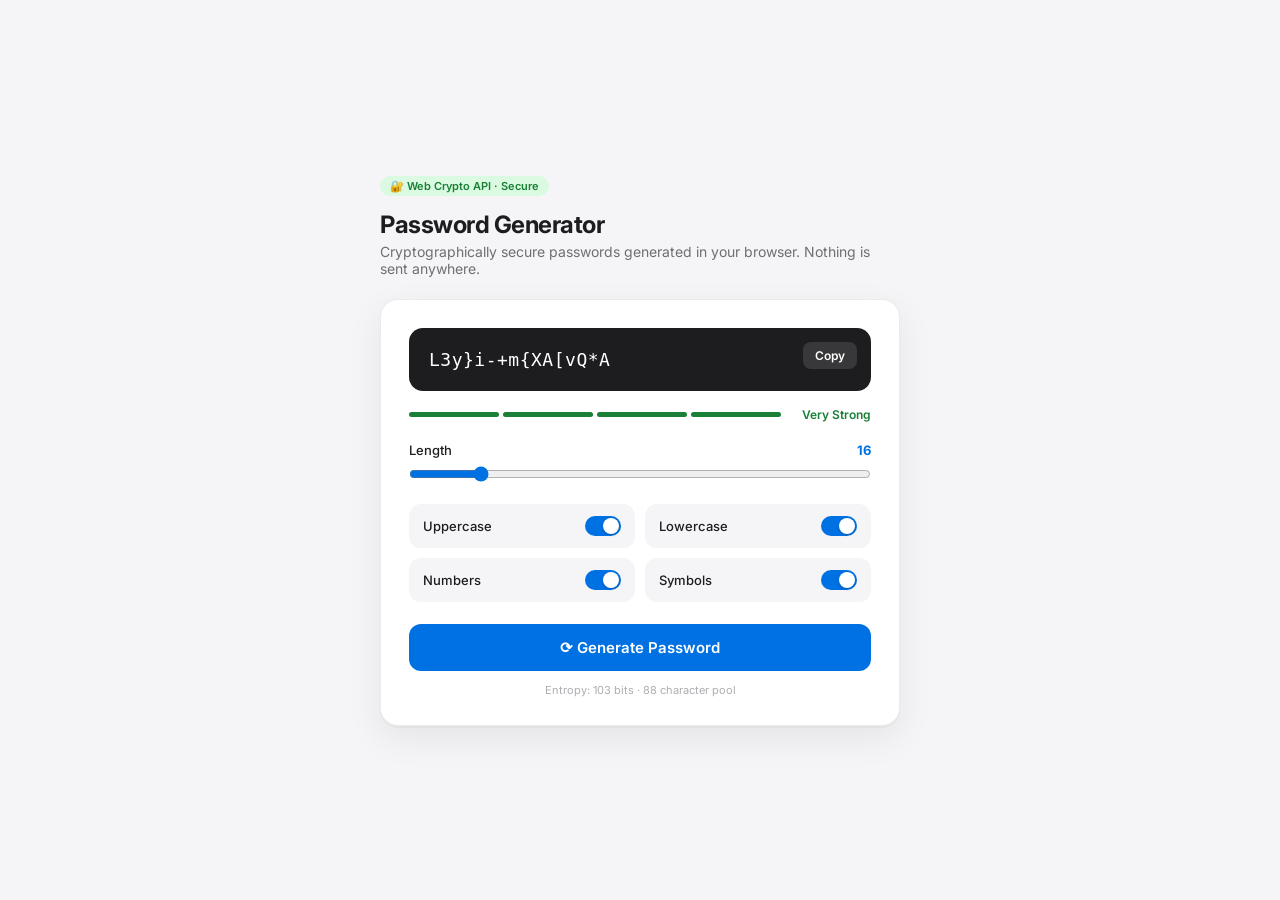
<file: portfolio-3/projects/password-generator/index.html>
<!DOCTYPE html>
<html lang="en">
<head>
<meta charset="UTF-8">
<meta name="viewport" content="width=device-width, initial-scale=1.0">
<title>Password Generator</title>
<link href="https://fonts.googleapis.com/css2?family=Inter:wght@300;400;500;600;700&display=swap" rel="stylesheet">
<style>
*,*::before,*::after{box-sizing:border-box;margin:0;padding:0;}
:root{--bg:#f5f5f7;--white:#fff;--text:#1d1d1f;--text2:#6e6e73;--text3:#aeaeb2;--accent:#0071e3;--accent-light:#e8f0fe;--border:rgba(0,0,0,0.08);--radius:18px;}
body{font-family:'Inter',-apple-system,sans-serif;background:var(--bg);color:var(--text);min-height:100vh;display:flex;align-items:center;justify-content:center;padding:24px;-webkit-font-smoothing:antialiased;}
.wrap{width:100%;max-width:520px;}
.badge{display:inline-flex;align-items:center;gap:5px;font-size:11px;font-weight:600;color:#1a7f37;background:#dafbe1;padding:3px 10px;border-radius:20px;margin-bottom:14px;}
h1{font-size:24px;font-weight:700;letter-spacing:-.5px;margin-bottom:4px;}
.sub{font-size:14px;color:var(--text2);margin-bottom:22px;}
.card{background:var(--white);border-radius:var(--radius);border:1px solid var(--border);box-shadow:0 2px 0 rgba(0,0,0,.03),0 12px 36px rgba(0,0,0,.07);padding:28px;}
.pw-box{background:#1d1d1f;border-radius:14px;padding:18px 20px;margin-bottom:16px;position:relative;}
.pw-out{font-family:'SF Mono',Consolas,monospace;font-size:18px;color:#fff;word-break:break-all;line-height:1.5;min-height:26px;letter-spacing:.5px;}
.copy-btn{position:absolute;top:14px;right:14px;background:rgba(255,255,255,.12);color:#fff;border:none;border-radius:8px;padding:6px 12px;font-size:12px;font-weight:600;font-family:inherit;cursor:pointer;transition:all .15s;}
.copy-btn:hover{background:rgba(255,255,255,.22);}
.copy-btn.copied{background:#1a7f37;}

/* Strength */
.strength-row{display:flex;align-items:center;gap:10px;margin-bottom:20px;}
.strength-bars{display:flex;gap:4px;flex:1;}
.sbar{flex:1;height:5px;border-radius:3px;background:var(--bg);transition:background .3s;}
.strength-label{font-size:12px;font-weight:600;min-width:80px;text-align:right;}

/* Length */
.setting{margin-bottom:18px;}
.setting-head{display:flex;justify-content:space-between;align-items:center;margin-bottom:8px;}
.setting-label{font-size:13px;font-weight:500;}
.setting-val{font-size:13px;font-weight:700;color:var(--accent);}
input[type=range]{width:100%;accent-color:var(--accent);cursor:pointer;}

/* Toggles */
.toggles{display:grid;grid-template-columns:1fr 1fr;gap:10px;margin-bottom:22px;}
.toggle{display:flex;align-items:center;justify-content:space-between;padding:12px 14px;background:var(--bg);border-radius:12px;cursor:pointer;}
.toggle-label{font-size:13px;font-weight:500;}
.switch{width:36px;height:20px;background:#ccc;border-radius:10px;position:relative;transition:background .2s;flex-shrink:0;}
.switch::after{content:'';width:16px;height:16px;background:#fff;border-radius:50%;position:absolute;top:2px;left:2px;transition:transform .2s;box-shadow:0 1px 3px rgba(0,0,0,.2);}
input[type=checkbox]{display:none;}
input[type=checkbox]:checked+.switch{background:var(--accent);}
input[type=checkbox]:checked+.switch::after{transform:translateX(16px);}
.toggle input{display:none;}

.gen-btn{width:100%;padding:14px;background:var(--accent);color:#fff;border:none;border-radius:12px;font-size:15px;font-weight:600;font-family:inherit;cursor:pointer;transition:all .2s;}
.gen-btn:hover{background:#0077ed;transform:translateY(-1px);box-shadow:0 6px 20px rgba(0,113,227,.3);}

.entropy{font-size:11px;color:var(--text3);text-align:center;margin-top:12px;}
</style>
</head>
<body>
<div class="wrap">
  <div class="badge">🔐 Web Crypto API · Secure</div>
  <h1>Password Generator</h1>
  <p class="sub">Cryptographically secure passwords generated in your browser. Nothing is sent anywhere.</p>

  <div class="card">
    <div class="pw-box">
      <div class="pw-out" id="pw-out">Click Generate →</div>
      <button class="copy-btn" id="copy-btn" onclick="copyPw()">Copy</button>
    </div>
    <div class="strength-row">
      <div class="strength-bars" id="sbars">
        <div class="sbar"></div><div class="sbar"></div><div class="sbar"></div><div class="sbar"></div>
      </div>
      <div class="strength-label" id="slabel" style="color:var(--text3)">—</div>
    </div>

    <div class="setting">
      <div class="setting-head">
        <span class="setting-label">Length</span>
        <span class="setting-val" id="len-val">16</span>
      </div>
      <input type="range" id="length" min="8" max="64" value="16" oninput="lenChange()">
    </div>

    <div class="toggles">
      <label class="toggle">
        <span class="toggle-label">Uppercase</span>
        <input type="checkbox" id="upper" checked><div class="switch"></div>
      </label>
      <label class="toggle">
        <span class="toggle-label">Lowercase</span>
        <input type="checkbox" id="lower" checked><div class="switch"></div>
      </label>
      <label class="toggle">
        <span class="toggle-label">Numbers</span>
        <input type="checkbox" id="nums" checked><div class="switch"></div>
      </label>
      <label class="toggle">
        <span class="toggle-label">Symbols</span>
        <input type="checkbox" id="syms" checked><div class="switch"></div>
      </label>
    </div>

    <button class="gen-btn" onclick="generate()">⟳ Generate Password</button>
    <div class="entropy" id="entropy"></div>
  </div>
</div>

<script>
let lastPw = '';

function lenChange() {
  document.getElementById('len-val').textContent = document.getElementById('length').value;
}

function generate() {
  const len = parseInt(document.getElementById('length').value);
  const useUpper = document.getElementById('upper').checked;
  const useLower = document.getElementById('lower').checked;
  const useNums = document.getElementById('nums').checked;
  const useSyms = document.getElementById('syms').checked;

  let chars = '';
  if (useUpper) chars += 'ABCDEFGHIJKLMNOPQRSTUVWXYZ';
  if (useLower) chars += 'abcdefghijklmnopqrstuvwxyz';
  if (useNums) chars += '0123456789';
  if (useSyms) chars += '!@#$%^&*()_+-=[]{}|;:,.<>?';

  if (!chars) { document.getElementById('pw-out').textContent = 'Select at least one option.'; return; }

  const arr = new Uint32Array(len);
  crypto.getRandomValues(arr);
  const pw = Array.from(arr).map(v => chars[v % chars.length]).join('');
  lastPw = pw;
  document.getElementById('pw-out').textContent = pw;

  // Strength
  const entropy = Math.log2(Math.pow(chars.length, len));
  document.getElementById('entropy').textContent = `Entropy: ${Math.round(entropy)} bits · ${chars.length} character pool`;

  const bars = document.querySelectorAll('.sbar');
  const sl = document.getElementById('slabel');
  let level, color, label;
  if (entropy < 40) { level=1; color='#d93025'; label='Weak'; }
  else if (entropy < 60) { level=2; color='#ff9f0a'; label='Fair'; }
  else if (entropy < 80) { level=3; color='#0071e3'; label='Strong'; }
  else { level=4; color='#1a7f37'; label='Very Strong'; }

  bars.forEach((b,i) => { b.style.background = i < level ? color : 'var(--bg)'; });
  sl.textContent = label; sl.style.color = color;

  // Reset copy btn
  const btn = document.getElementById('copy-btn');
  btn.textContent = 'Copy'; btn.className = 'copy-btn';
}

function copyPw() {
  if (!lastPw) return;
  navigator.clipboard.writeText(lastPw).then(() => {
    const btn = document.getElementById('copy-btn');
    btn.textContent = 'Copied!'; btn.className = 'copy-btn copied';
    setTimeout(() => { btn.textContent = 'Copy'; btn.className = 'copy-btn'; }, 2000);
  });
}

generate();
</script>
</body>
</html>
</file>
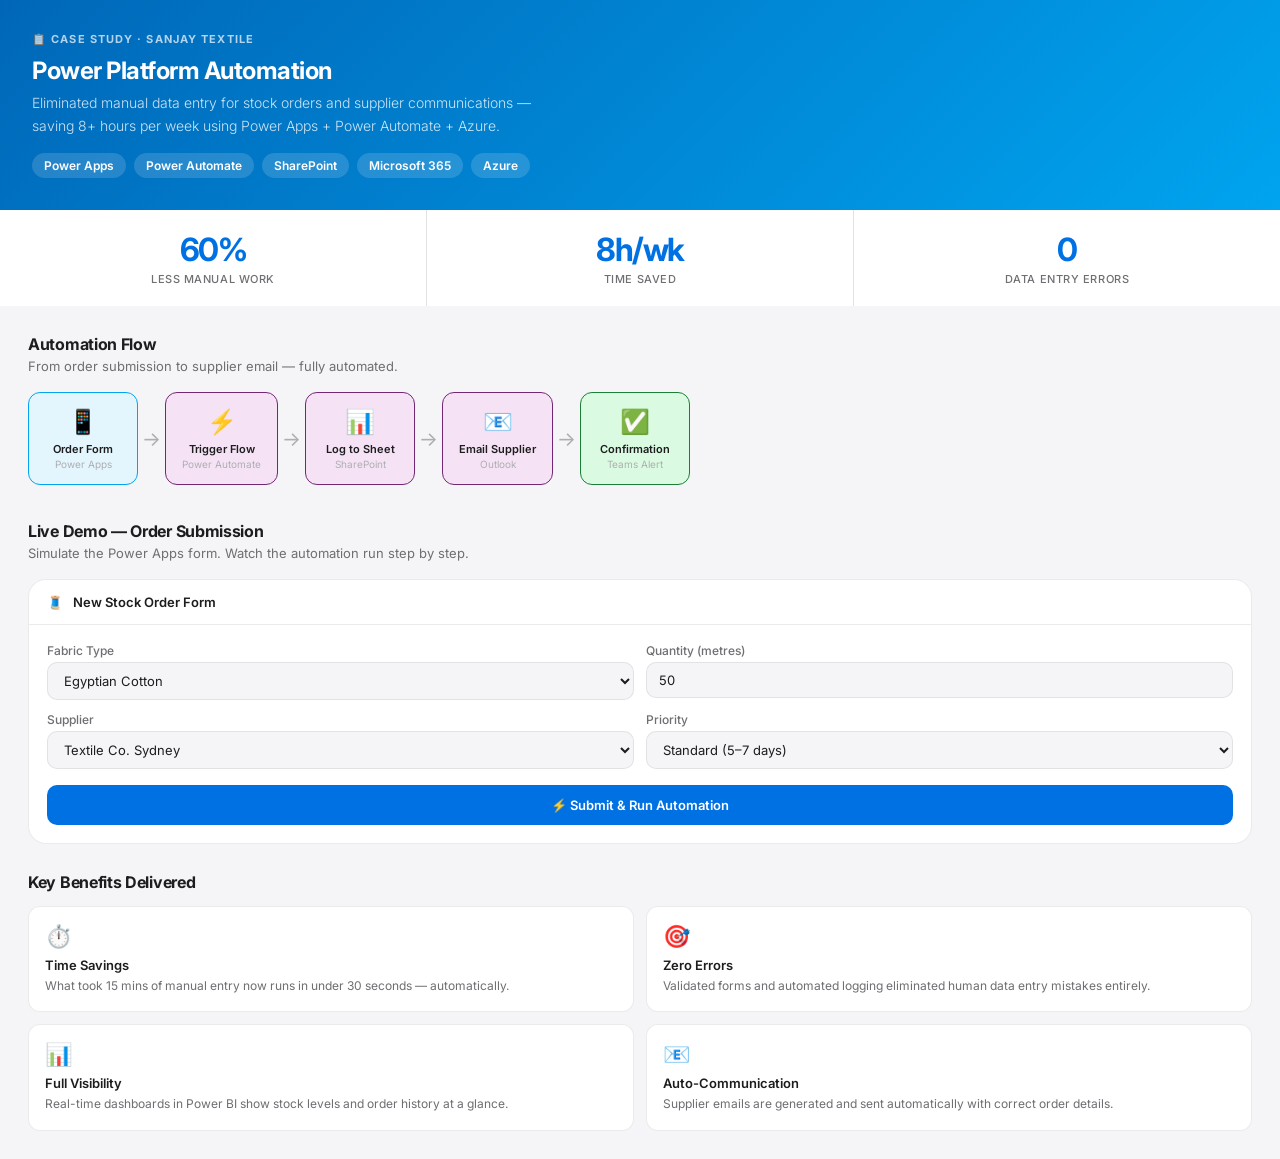
<file: portfolio-3/projects/power-platform-automation/index.html>
<!DOCTYPE html>
<html lang="en">
<head>
<meta charset="UTF-8">
<meta name="viewport" content="width=device-width, initial-scale=1.0">
<title>Power Platform Automation</title>
<link href="https://fonts.googleapis.com/css2?family=Inter:wght@300;400;500;600;700&display=swap" rel="stylesheet">
<style>
*,*::before,*::after{box-sizing:border-box;margin:0;padding:0;}
:root{--bg:#f5f5f7;--white:#fff;--text:#1d1d1f;--text2:#6e6e73;--text3:#aeaeb2;--accent:#0071e3;--accent-light:#e8f0fe;--border:rgba(0,0,0,0.08);--radius:18px;--ms:#00a4ef;}
body{font-family:'Inter',-apple-system,sans-serif;background:var(--bg);color:var(--text);min-height:100vh;-webkit-font-smoothing:antialiased;padding:0;}
/* Hero strip */
.hero{background:linear-gradient(135deg,#0067b8,#00a4ef);padding:32px;color:#fff;}
.hero-badge{font-size:11px;font-weight:700;text-transform:uppercase;letter-spacing:.1em;color:rgba(255,255,255,.7);margin-bottom:10px;}
.hero h1{font-size:24px;font-weight:700;letter-spacing:-.5px;margin-bottom:6px;}
.hero p{font-size:14px;font-weight:300;color:rgba(255,255,255,.8);line-height:1.65;max-width:520px;}
.tools-row{display:flex;gap:8px;margin-top:16px;flex-wrap:wrap;}
.tool-badge{padding:5px 12px;background:rgba(255,255,255,.15);border-radius:20px;font-size:12px;font-weight:600;color:#fff;backdrop-filter:blur(10px);}
/* Stats */
.kpis{display:grid;grid-template-columns:repeat(3,1fr);gap:1px;background:var(--border);}
.kpi{background:var(--white);padding:20px;text-align:center;}
.kpi .n{font-size:32px;font-weight:700;letter-spacing:-1.5px;color:var(--accent);}
.kpi .d{font-size:11px;color:var(--text2);font-weight:500;text-transform:uppercase;letter-spacing:.05em;margin-top:3px;}
/* Section */
.sec{padding:28px;}
.sec-title{font-size:16px;font-weight:700;letter-spacing:-.3px;margin-bottom:4px;}
.sec-sub{font-size:13px;color:var(--text2);margin-bottom:18px;}
/* Flow diagram */
.flow{display:flex;align-items:center;gap:0;overflow-x:auto;padding-bottom:8px;}
.flow-step{flex-shrink:0;background:var(--white);border-radius:12px;border:1px solid var(--border);padding:14px 16px;min-width:110px;text-align:center;position:relative;}
.flow-step .step-icon{font-size:24px;margin-bottom:6px;}
.flow-step .step-name{font-size:11px;font-weight:600;color:var(--text);}
.flow-step .step-tool{font-size:10px;color:var(--text3);margin-top:2px;}
.flow-arrow{color:var(--text3);font-size:20px;margin:0 4px;flex-shrink:0;}
.flow-step.trigger{border-color:#00a4ef;background:#e3f5fd;}
.flow-step.action{border-color:#742774;background:#f5e3f5;}
.flow-step.output{border-color:#1a7f37;background:#dafbe1;}
/* Demo simulation */
.demo-card{background:var(--white);border-radius:var(--radius);border:1px solid var(--border);overflow:hidden;}
.demo-head{padding:14px 18px;border-bottom:1px solid var(--border);display:flex;align-items:center;gap:10px;font-size:13px;font-weight:600;}
.demo-body{padding:18px;}
.form-row{display:grid;grid-template-columns:1fr 1fr;gap:12px;margin-bottom:12px;}
.field{display:flex;flex-direction:column;gap:4px;}
label.lbl{font-size:12px;font-weight:500;color:var(--text2);}
input,select{font-family:inherit;font-size:13px;padding:9px 12px;border-radius:10px;border:1.5px solid var(--border);background:var(--bg);color:var(--text);outline:none;width:100%;}
input:focus,select:focus{border-color:var(--accent);}
.submit-btn{width:100%;padding:12px;background:var(--accent);color:#fff;border:none;border-radius:10px;font-size:13px;font-weight:600;font-family:inherit;cursor:pointer;transition:all .2s;margin-top:4px;}
.submit-btn:hover{background:#0077ed;}
.log{margin-top:16px;background:var(--bg);border-radius:10px;padding:14px;font-size:12px;line-height:1.8;}
.log-item{display:flex;align-items:flex-start;gap:8px;}
.log-icon{flex-shrink:0;}
.log-text{color:var(--text2);}
.log-text strong{color:var(--text);}
.log-item.new{animation:slideIn .4s ease;}
@keyframes slideIn{from{opacity:0;transform:translateY(-6px);}to{opacity:1;transform:translateY(0);}}
/* Benefits */
.benefits{display:grid;grid-template-columns:1fr 1fr;gap:12px;}
.benefit{background:var(--white);border-radius:12px;border:1px solid var(--border);padding:16px;}
.benefit .b-icon{font-size:22px;margin-bottom:8px;}
.benefit h4{font-size:13px;font-weight:600;margin-bottom:3px;}
.benefit p{font-size:12px;color:var(--text2);line-height:1.6;}
</style>
</head>
<body>

<div class="hero">
  <div class="hero-badge">📋 Case Study · Sanjay Textile</div>
  <h1>Power Platform Automation</h1>
  <p>Eliminated manual data entry for stock orders and supplier communications — saving 8+ hours per week using Power Apps + Power Automate + Azure.</p>
  <div class="tools-row">
    <span class="tool-badge">Power Apps</span>
    <span class="tool-badge">Power Automate</span>
    <span class="tool-badge">SharePoint</span>
    <span class="tool-badge">Microsoft 365</span>
    <span class="tool-badge">Azure</span>
  </div>
</div>

<div class="kpis">
  <div class="kpi"><div class="n">60%</div><div class="d">Less manual work</div></div>
  <div class="kpi"><div class="n">8h/wk</div><div class="d">Time saved</div></div>
  <div class="kpi"><div class="n">0</div><div class="d">Data entry errors</div></div>
</div>

<div class="sec">
  <div class="sec-title">Automation Flow</div>
  <div class="sec-sub">From order submission to supplier email — fully automated.</div>
  <div class="flow">
    <div class="flow-step trigger">
      <div class="step-icon">📱</div>
      <div class="step-name">Order Form</div>
      <div class="step-tool">Power Apps</div>
    </div>
    <div class="flow-arrow">→</div>
    <div class="flow-step action">
      <div class="step-icon">⚡</div>
      <div class="step-name">Trigger Flow</div>
      <div class="step-tool">Power Automate</div>
    </div>
    <div class="flow-arrow">→</div>
    <div class="flow-step action">
      <div class="step-icon">📊</div>
      <div class="step-name">Log to Sheet</div>
      <div class="step-tool">SharePoint</div>
    </div>
    <div class="flow-arrow">→</div>
    <div class="flow-step action">
      <div class="step-icon">📧</div>
      <div class="step-name">Email Supplier</div>
      <div class="step-tool">Outlook</div>
    </div>
    <div class="flow-arrow">→</div>
    <div class="flow-step output">
      <div class="step-icon">✅</div>
      <div class="step-name">Confirmation</div>
      <div class="step-tool">Teams Alert</div>
    </div>
  </div>
</div>

<div class="sec" style="padding-top:0;">
  <div class="sec-title">Live Demo — Order Submission</div>
  <div class="sec-sub">Simulate the Power Apps form. Watch the automation run step by step.</div>
  <div class="demo-card">
    <div class="demo-head">
      <span>🧵</span> New Stock Order Form
    </div>
    <div class="demo-body">
      <div class="form-row">
        <div class="field">
          <label class="lbl">Fabric Type</label>
          <select id="fabric">
            <option>Egyptian Cotton</option>
            <option>Pure Silk</option>
            <option>Belgian Linen</option>
            <option>Velvet</option>
            <option>Denim</option>
          </select>
        </div>
        <div class="field">
          <label class="lbl">Quantity (metres)</label>
          <input type="number" id="qty" value="50" min="1">
        </div>
      </div>
      <div class="form-row">
        <div class="field">
          <label class="lbl">Supplier</label>
          <select id="supplier">
            <option>Textile Co. Sydney</option>
            <option>Global Fabrics AU</option>
            <option>SilkRoute Imports</option>
          </select>
        </div>
        <div class="field">
          <label class="lbl">Priority</label>
          <select id="priority">
            <option>Standard (5–7 days)</option>
            <option>Express (2–3 days)</option>
            <option>Urgent (Next day)</option>
          </select>
        </div>
      </div>
      <button class="submit-btn" onclick="runFlow()">⚡ Submit & Run Automation</button>
      <div class="log" id="log" style="display:none;"></div>
    </div>
  </div>
</div>

<div class="sec" style="padding-top:0;">
  <div class="sec-title">Key Benefits Delivered</div>
  <div class="sec-sub" style="margin-bottom:14px;"></div>
  <div class="benefits">
    <div class="benefit"><div class="b-icon">⏱️</div><h4>Time Savings</h4><p>What took 15 mins of manual entry now runs in under 30 seconds — automatically.</p></div>
    <div class="benefit"><div class="b-icon">🎯</div><h4>Zero Errors</h4><p>Validated forms and automated logging eliminated human data entry mistakes entirely.</p></div>
    <div class="benefit"><div class="b-icon">📊</div><h4>Full Visibility</h4><p>Real-time dashboards in Power BI show stock levels and order history at a glance.</p></div>
    <div class="benefit"><div class="b-icon">📧</div><h4>Auto-Communication</h4><p>Supplier emails are generated and sent automatically with correct order details.</p></div>
  </div>
</div>

<script>
let running = false;
function sleep(ms){return new Promise(r=>setTimeout(r,ms));}

async function runFlow(){
  if(running) return;
  running=true;
  const fabric=document.getElementById('fabric').value;
  const qty=document.getElementById('qty').value;
  const supplier=document.getElementById('supplier').value;
  const priority=document.getElementById('priority').value;
  const log=document.getElementById('log');
  log.style.display='block'; log.innerHTML='';

  const steps=[
    ['✅','Form validated','<strong>Power Apps</strong> — all fields verified successfully'],
    ['⚡','Flow triggered','<strong>Power Automate</strong> — new order workflow started'],
    ['📊','Order logged','<strong>SharePoint</strong> — entry added: '+fabric+', '+qty+'m, '+priority],
    ['📧','Email drafted','<strong>Outlook</strong> — purchase order sent to '+supplier],
    ['💬','Teams alert sent','<strong>Microsoft Teams</strong> — #stock-orders channel notified'],
    ['🔔','Confirmation received','Automation complete — order #'+Math.floor(Math.random()*9000+1000)+' created'],
  ];

  for(const [icon,title,detail] of steps){
    await sleep(700);
    const div=document.createElement('div');
    div.className='log-item new';
    div.innerHTML=`<span class="log-icon">${icon}</span><span class="log-text"><strong>${title}</strong> — ${detail}</span>`;
    log.appendChild(div);
  }
  running=false;
}
</script>
</body>
</html>
</file>
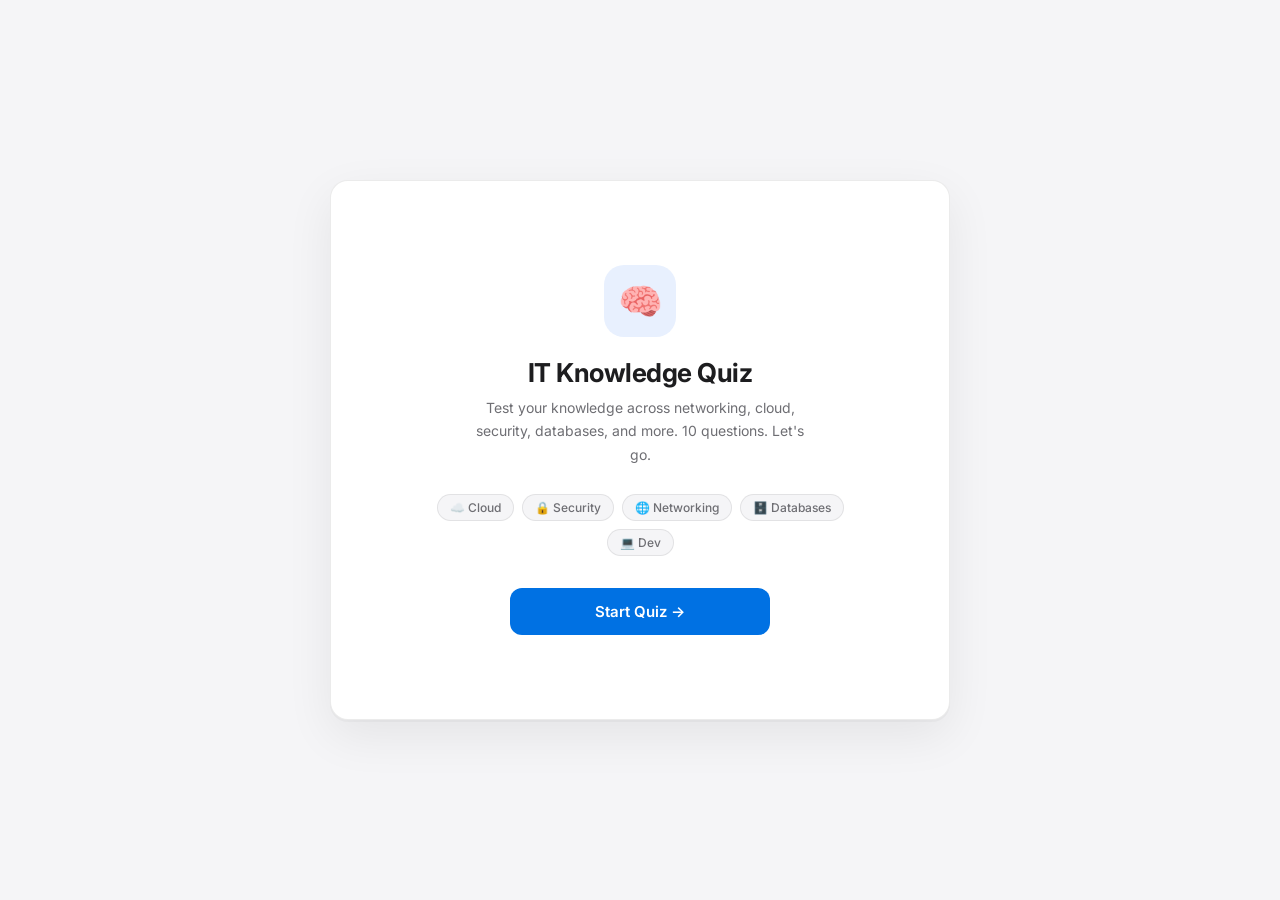
<file: portfolio-3/projects/quiz-app/index.html>
<!DOCTYPE html>
<html lang="en">
<head>
<meta charset="UTF-8">
<meta name="viewport" content="width=device-width, initial-scale=1.0">
<title>IT Knowledge Quiz</title>
<link rel="preconnect" href="https://fonts.googleapis.com">
<link href="https://fonts.googleapis.com/css2?family=Inter:wght@300;400;500;600;700&display=swap" rel="stylesheet">
<style>
*, *::before, *::after { box-sizing: border-box; margin: 0; padding: 0; }

:root {
  --white: #ffffff;
  --bg: #f5f5f7;
  --text: #1d1d1f;
  --text2: #6e6e73;
  --text3: #aeaeb2;
  --accent: #0071e3;
  --accent-light: #e8f0fe;
  --border: rgba(0,0,0,0.08);
  --radius: 18px;
  --green: #1a7f37;
  --green-bg: #dafbe1;
  --red: #d93025;
  --red-bg: #fce8e6;
}

html, body {
  height: 100%;
  font-family: 'Inter', -apple-system, BlinkMacSystemFont, sans-serif;
  background: var(--bg);
  color: var(--text);
  -webkit-font-smoothing: antialiased;
}

body {
  display: flex;
  align-items: center;
  justify-content: center;
  min-height: 100vh;
  padding: 24px;
}

.quiz-wrap {
  width: 100%;
  max-width: 620px;
}

/* ── PROGRESS ── */
.progress-bar {
  height: 3px;
  background: var(--border);
  border-radius: 2px;
  margin-bottom: 28px;
  overflow: hidden;
}
.progress-fill {
  height: 100%;
  background: var(--accent);
  border-radius: 2px;
  transition: width 0.4s cubic-bezier(.16,1,.3,1);
}
.progress-meta {
  display: flex;
  justify-content: space-between;
  align-items: center;
  margin-bottom: 10px;
}
.progress-label {
  font-size: 12px;
  font-weight: 600;
  color: var(--text3);
  letter-spacing: .05em;
  text-transform: uppercase;
}
.score-badge {
  font-size: 12px;
  font-weight: 600;
  color: var(--accent);
  background: var(--accent-light);
  padding: 4px 10px;
  border-radius: 20px;
}

/* ── CARD ── */
.card {
  background: var(--white);
  border-radius: var(--radius);
  padding: 36px;
  border: 1px solid var(--border);
  box-shadow: 0 2px 0 rgba(0,0,0,.03), 0 16px 48px rgba(0,0,0,.07);
  animation: cardIn .4s cubic-bezier(.16,1,.3,1);
}
@keyframes cardIn {
  from { opacity: 0; transform: translateY(12px); }
  to   { opacity: 1; transform: translateY(0); }
}

.q-category {
  display: inline-flex;
  align-items: center;
  gap: 5px;
  font-size: 11px;
  font-weight: 600;
  color: var(--accent);
  background: var(--accent-light);
  padding: 4px 10px;
  border-radius: 20px;
  margin-bottom: 16px;
  text-transform: uppercase;
  letter-spacing: .05em;
}

.q-text {
  font-size: 19px;
  font-weight: 600;
  letter-spacing: -.3px;
  line-height: 1.4;
  margin-bottom: 28px;
  color: var(--text);
}

/* ── OPTIONS ── */
.options {
  display: flex;
  flex-direction: column;
  gap: 10px;
  margin-bottom: 24px;
}

.option {
  display: flex;
  align-items: center;
  gap: 14px;
  padding: 15px 18px;
  border-radius: 12px;
  border: 1.5px solid var(--border);
  cursor: pointer;
  transition: all .18s cubic-bezier(.16,1,.3,1);
  background: var(--white);
  font-size: 14px;
  font-weight: 400;
  color: var(--text);
  text-align: left;
  font-family: inherit;
  width: 100%;
}
.option:hover:not(:disabled) {
  border-color: var(--accent);
  background: var(--accent-light);
  transform: translateX(3px);
}
.option.correct {
  border-color: var(--green);
  background: var(--green-bg);
  color: var(--green);
}
.option.wrong {
  border-color: var(--red);
  background: var(--red-bg);
  color: var(--red);
}
.option:disabled { cursor: default; }

.option-letter {
  width: 28px;
  height: 28px;
  border-radius: 8px;
  background: var(--bg);
  display: flex;
  align-items: center;
  justify-content: center;
  font-size: 12px;
  font-weight: 700;
  color: var(--text2);
  flex-shrink: 0;
  transition: all .18s;
}
.option.correct .option-letter {
  background: var(--green);
  color: #fff;
}
.option.wrong .option-letter {
  background: var(--red);
  color: #fff;
}
.option:hover:not(:disabled) .option-letter {
  background: var(--accent);
  color: #fff;
}

/* ── FEEDBACK ── */
.feedback {
  font-size: 13px;
  font-weight: 500;
  padding: 12px 16px;
  border-radius: 10px;
  margin-bottom: 20px;
  display: none;
  line-height: 1.5;
}
.feedback.show { display: block; animation: cardIn .3s ease; }
.feedback.correct-fb { background: var(--green-bg); color: var(--green); }
.feedback.wrong-fb { background: var(--red-bg); color: var(--red); }

/* ── NEXT BTN ── */
.btn-next {
  width: 100%;
  padding: 14px;
  background: var(--accent);
  color: #fff;
  border: none;
  border-radius: 12px;
  font-size: 15px;
  font-weight: 600;
  font-family: inherit;
  cursor: pointer;
  display: none;
  align-items: center;
  justify-content: center;
  gap: 8px;
  transition: all .2s;
}
.btn-next.show { display: flex; animation: cardIn .3s ease; }
.btn-next:hover { background: #0077ed; transform: translateY(-1px); box-shadow: 0 6px 20px rgba(0,113,227,.3); }

/* ── RESULTS ── */
.results {
  display: none;
  flex-direction: column;
  align-items: center;
  text-align: center;
  padding: 48px 36px;
}
.results.show { display: flex; animation: cardIn .5s cubic-bezier(.16,1,.3,1); }

.result-emoji {
  font-size: 56px;
  margin-bottom: 16px;
  animation: bounce 1s ease;
}
@keyframes bounce {
  0%, 100% { transform: translateY(0); }
  30% { transform: translateY(-16px); }
  60% { transform: translateY(-8px); }
}

.result-score-big {
  font-size: 52px;
  font-weight: 700;
  letter-spacing: -2px;
  color: var(--text);
  margin-bottom: 4px;
}
.result-score-big span { color: var(--accent); }

.result-label {
  font-size: 20px;
  font-weight: 600;
  margin-bottom: 8px;
}
.result-sub {
  font-size: 14px;
  color: var(--text2);
  line-height: 1.65;
  max-width: 360px;
  margin-bottom: 32px;
}

.result-stats {
  display: flex;
  gap: 12px;
  margin-bottom: 32px;
  width: 100%;
}
.result-stat {
  flex: 1;
  padding: 16px;
  border-radius: 12px;
  border: 1px solid var(--border);
}
.result-stat .n { font-size: 26px; font-weight: 700; letter-spacing: -1px; }
.result-stat .d { font-size: 11px; color: var(--text2); font-weight: 500; text-transform: uppercase; letter-spacing: .04em; margin-top: 2px; }
.result-stat.c { background: var(--green-bg); border-color: transparent; }
.result-stat.c .n { color: var(--green); }
.result-stat.w { background: var(--red-bg); border-color: transparent; }
.result-stat.w .n { color: var(--red); }
.result-stat.p { background: var(--accent-light); border-color: transparent; }
.result-stat.p .n { color: var(--accent); }

.btn-restart {
  width: 100%;
  padding: 14px;
  background: var(--text);
  color: #fff;
  border: none;
  border-radius: 12px;
  font-size: 15px;
  font-weight: 600;
  font-family: inherit;
  cursor: pointer;
  transition: all .2s;
}
.btn-restart:hover { background: #3a3a3c; transform: translateY(-1px); }

/* ── START SCREEN ── */
.start-screen {
  display: flex;
  flex-direction: column;
  align-items: center;
  text-align: center;
  padding: 48px 36px;
}
.start-icon {
  width: 72px; height: 72px;
  background: var(--accent-light);
  border-radius: 20px;
  display: flex; align-items: center; justify-content: center;
  font-size: 36px;
  margin-bottom: 20px;
}
.start-title { font-size: 26px; font-weight: 700; letter-spacing: -.5px; margin-bottom: 8px; }
.start-sub { font-size: 14px; color: var(--text2); line-height: 1.65; max-width: 340px; margin-bottom: 28px; }
.start-pills { display: flex; gap: 8px; flex-wrap: wrap; justify-content: center; margin-bottom: 32px; }
.start-pill {
  font-size: 12px; font-weight: 500; color: var(--text2);
  background: var(--bg); padding: 5px 12px; border-radius: 20px;
  border: 1px solid var(--border);
}
.btn-start {
  width: 100%; max-width: 260px;
  padding: 14px;
  background: var(--accent);
  color: #fff;
  border: none;
  border-radius: 12px;
  font-size: 15px;
  font-weight: 600;
  font-family: inherit;
  cursor: pointer;
  transition: all .2s;
}
.btn-start:hover { background: #0077ed; transform: translateY(-1px); box-shadow: 0 6px 20px rgba(0,113,227,.3); }
</style>
</head>
<body>

<div class="quiz-wrap">

  <!-- START SCREEN -->
  <div class="card" id="start-card">
    <div class="start-screen">
      <div class="start-icon">🧠</div>
      <div class="start-title">IT Knowledge Quiz</div>
      <p class="start-sub">Test your knowledge across networking, cloud, security, databases, and more. 10 questions. Let's go.</p>
      <div class="start-pills">
        <span class="start-pill">☁️ Cloud</span>
        <span class="start-pill">🔒 Security</span>
        <span class="start-pill">🌐 Networking</span>
        <span class="start-pill">🗄️ Databases</span>
        <span class="start-pill">💻 Dev</span>
      </div>
      <button class="btn-start" onclick="startQuiz()">Start Quiz →</button>
    </div>
  </div>

  <!-- QUIZ -->
  <div id="quiz-section" style="display:none;">
    <div class="progress-meta">
      <span class="progress-label" id="q-counter">Question 1 of 10</span>
      <span class="score-badge" id="score-badge">Score: 0</span>
    </div>
    <div class="progress-bar"><div class="progress-fill" id="progress-fill" style="width:0%"></div></div>

    <div class="card" id="question-card">
      <div class="q-category" id="q-category">Category</div>
      <div class="q-text" id="q-text">Question goes here</div>
      <div class="options" id="options-list"></div>
      <div class="feedback" id="feedback"></div>
      <button class="btn-next" id="btn-next" onclick="nextQuestion()">Next question →</button>
    </div>
  </div>

  <!-- RESULTS -->
  <div class="card" id="results-card" style="display:none;">
    <div class="results show">
      <div class="result-emoji" id="result-emoji">🎉</div>
      <div class="result-score-big" id="result-score"></div>
      <div class="result-label" id="result-label"></div>
      <p class="result-sub" id="result-sub"></p>
      <div class="result-stats">
        <div class="result-stat c">
          <div class="n" id="res-correct">0</div>
          <div class="d">Correct</div>
        </div>
        <div class="result-stat w">
          <div class="n" id="res-wrong">0</div>
          <div class="d">Wrong</div>
        </div>
        <div class="result-stat p">
          <div class="n" id="res-pct">0%</div>
          <div class="d">Score</div>
        </div>
      </div>
      <button class="btn-restart" onclick="restartQuiz()">↺ Try Again</button>
    </div>
  </div>

</div>

<script>
const QUESTIONS = [
  {
    category: "☁️ Cloud",
    text: "Which Microsoft Azure certification is entry-level and covers cloud fundamentals?",
    options: ["AZ-104", "AZ-900", "AZ-500", "AZ-204"],
    answer: 1,
    explain: "AZ-900 is the Azure Fundamentals certification — the entry-level exam covering core cloud concepts and Azure services."
  },
  {
    category: "🌐 Networking",
    text: "What does DNS stand for?",
    options: ["Data Network System", "Domain Name System", "Dynamic Network Service", "Distributed Node Server"],
    answer: 1,
    explain: "DNS (Domain Name System) translates human-readable domain names like google.com into IP addresses computers can use."
  },
  {
    category: "🔒 Security",
    text: "Which type of attack tricks a user into clicking something different from what they think they're clicking?",
    options: ["SQL Injection", "Clickjacking", "Man-in-the-Middle", "Brute Force"],
    answer: 1,
    explain: "Clickjacking overlays an invisible element over a legitimate page, tricking users into clicking something unintended."
  },
  {
    category: "🗄️ Databases",
    text: "Which SQL clause is used to filter records after grouping?",
    options: ["WHERE", "FILTER", "HAVING", "LIMIT"],
    answer: 2,
    explain: "HAVING is used after GROUP BY to filter grouped records. WHERE filters before grouping, HAVING filters after."
  },
  {
    category: "💻 Dev",
    text: "What does API stand for?",
    options: ["Application Programming Interface", "Automated Program Integration", "Advanced Protocol Interface", "Application Process Input"],
    answer: 0,
    explain: "API stands for Application Programming Interface — a way for different software applications to communicate with each other."
  },
  {
    category: "☁️ Cloud",
    text: "Which Microsoft Power Platform tool is used to automate repetitive workflows?",
    options: ["Power BI", "Power Apps", "Power Automate", "Power Virtual Agents"],
    answer: 2,
    explain: "Power Automate (formerly Microsoft Flow) is used to create automated workflows between apps and services."
  },
  {
    category: "🌐 Networking",
    text: "What is the maximum number of host addresses in a /24 subnet?",
    options: ["254", "256", "255", "128"],
    answer: 0,
    explain: "A /24 subnet has 256 addresses total, but 1 is the network address and 1 is broadcast — leaving 254 usable host addresses."
  },
  {
    category: "🔒 Security",
    text: "What does MFA stand for in cybersecurity?",
    options: ["Multi-Factor Authentication", "Managed Firewall Access", "Multi-File Authorisation", "Main Fault Analysis"],
    answer: 0,
    explain: "MFA (Multi-Factor Authentication) requires users to verify identity using two or more methods — e.g., password + phone code."
  },
  {
    category: "💻 Dev",
    text: "In Python, which data structure stores key-value pairs?",
    options: ["List", "Tuple", "Set", "Dictionary"],
    answer: 3,
    explain: "A Python dictionary stores data as key-value pairs, e.g., {'name': 'Sujay', 'age': 22}. Similar to JSON objects."
  },
  {
    category: "🗄️ Databases",
    text: "Which database type stores data in a table format with rows and columns?",
    options: ["Document DB", "Graph DB", "Relational DB", "Key-Value Store"],
    answer: 2,
    explain: "Relational databases (like MySQL, PostgreSQL, SQL Server) organise data into tables with defined schemas and relationships."
  }
];

let currentQ = 0;
let score = 0;
let wrong = 0;
let answered = false;

function startQuiz() {
  document.getElementById('start-card').style.display = 'none';
  document.getElementById('quiz-section').style.display = 'block';
  showQuestion();
}

function showQuestion() {
  answered = false;
  const q = QUESTIONS[currentQ];
  const letters = ['A', 'B', 'C', 'D'];

  document.getElementById('q-counter').textContent = `Question ${currentQ + 1} of ${QUESTIONS.length}`;
  document.getElementById('score-badge').textContent = `Score: ${score}`;
  document.getElementById('progress-fill').style.width = `${(currentQ / QUESTIONS.length) * 100}%`;
  document.getElementById('q-category').textContent = q.category;
  document.getElementById('q-text').textContent = q.text;

  const fb = document.getElementById('feedback');
  fb.className = 'feedback';
  fb.textContent = '';

  const btn = document.getElementById('btn-next');
  btn.className = 'btn-next';
  btn.textContent = currentQ === QUESTIONS.length - 1 ? 'See Results →' : 'Next question →';

  const optList = document.getElementById('options-list');
  optList.innerHTML = '';
  q.options.forEach((opt, i) => {
    const btn = document.createElement('button');
    btn.className = 'option';
    btn.innerHTML = `<span class="option-letter">${letters[i]}</span>${opt}`;
    btn.onclick = () => selectAnswer(i, btn);
    optList.appendChild(btn);
  });

  // Re-animate card
  const card = document.getElementById('question-card');
  card.style.animation = 'none';
  card.offsetHeight; // reflow
  card.style.animation = '';
}

function selectAnswer(idx, btn) {
  if (answered) return;
  answered = true;

  const q = QUESTIONS[currentQ];
  const options = document.querySelectorAll('.option');
  options.forEach(o => o.disabled = true);

  const fb = document.getElementById('feedback');

  if (idx === q.answer) {
    score++;
    btn.classList.add('correct');
    options[q.answer].classList.add('correct');
    fb.className = 'feedback correct-fb show';
    fb.textContent = `✓ Correct! ${q.explain}`;
  } else {
    wrong++;
    btn.classList.add('wrong');
    options[q.answer].classList.add('correct');
    fb.className = 'feedback wrong-fb show';
    fb.textContent = `✗ Not quite. ${q.explain}`;
  }

  document.getElementById('score-badge').textContent = `Score: ${score}`;
  document.getElementById('btn-next').className = 'btn-next show';
}

function nextQuestion() {
  currentQ++;
  if (currentQ >= QUESTIONS.length) {
    showResults();
  } else {
    showQuestion();
  }
}

function showResults() {
  document.getElementById('quiz-section').style.display = 'none';
  document.getElementById('results-card').style.display = 'block';

  const pct = Math.round((score / QUESTIONS.length) * 100);

  let emoji, label, sub;
  if (pct === 100) {
    emoji = '🏆'; label = 'Perfect score!';
    sub = 'Flawless. You clearly know your IT fundamentals inside out.';
  } else if (pct >= 80) {
    emoji = '🎉'; label = 'Great work!';
    sub = 'Strong result. You\'ve got a solid grasp of IT concepts.';
  } else if (pct >= 60) {
    emoji = '👍'; label = 'Not bad!';
    sub = 'Good foundation. A bit more study and you\'ll ace it next time.';
  } else if (pct >= 40) {
    emoji = '📚'; label = 'Keep learning!';
    sub = 'There\'s room to grow. Review the areas you missed and try again.';
  } else {
    emoji = '💪'; label = 'Keep at it!';
    sub = 'IT is a journey. Every attempt builds your knowledge — try again!';
  }

  document.getElementById('result-emoji').textContent = emoji;
  document.getElementById('result-score').innerHTML = `${score}<span>/${QUESTIONS.length}</span>`;
  document.getElementById('result-label').textContent = label;
  document.getElementById('result-sub').textContent = sub;
  document.getElementById('res-correct').textContent = score;
  document.getElementById('res-wrong').textContent = wrong;
  document.getElementById('res-pct').textContent = pct + '%';
}

function restartQuiz() {
  currentQ = 0; score = 0; wrong = 0; answered = false;
  document.getElementById('results-card').style.display = 'none';
  document.getElementById('quiz-section').style.display = 'block';
  showQuestion();
}
</script>
</body>
</html>
</file>
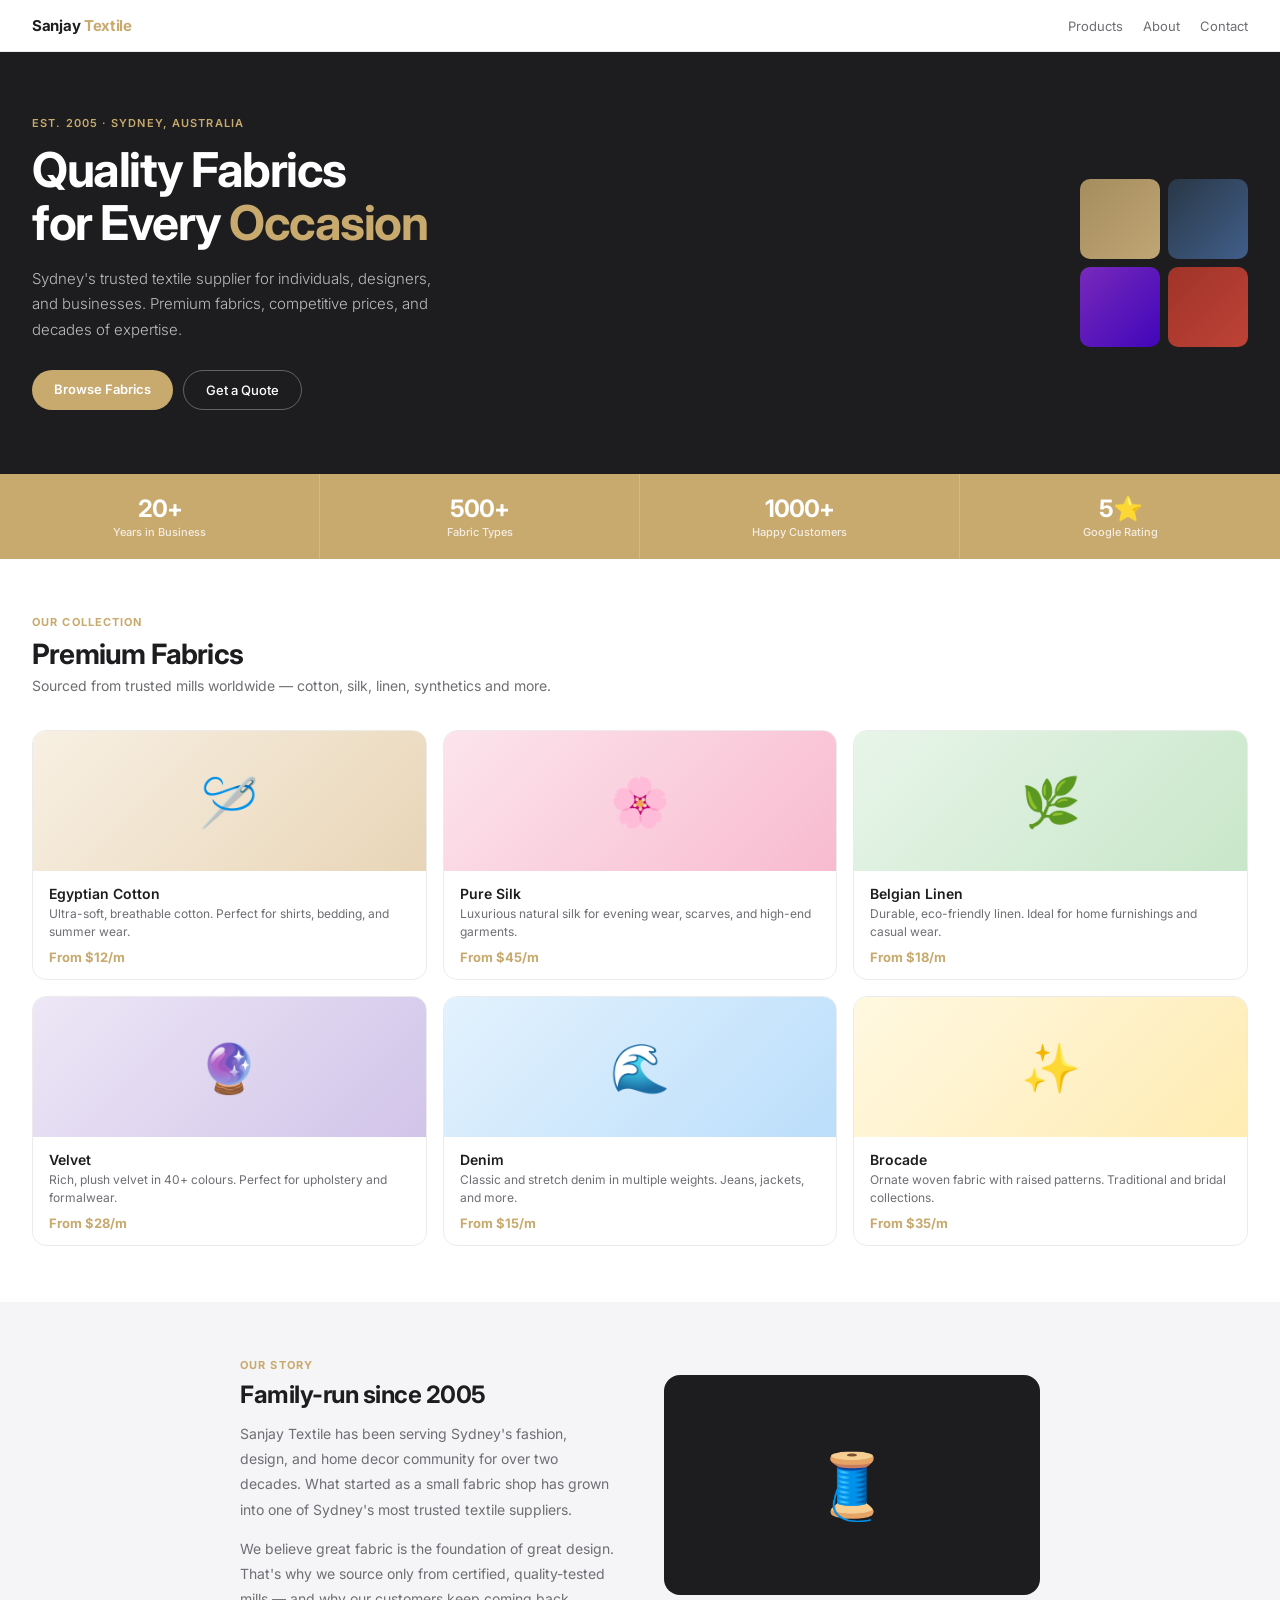
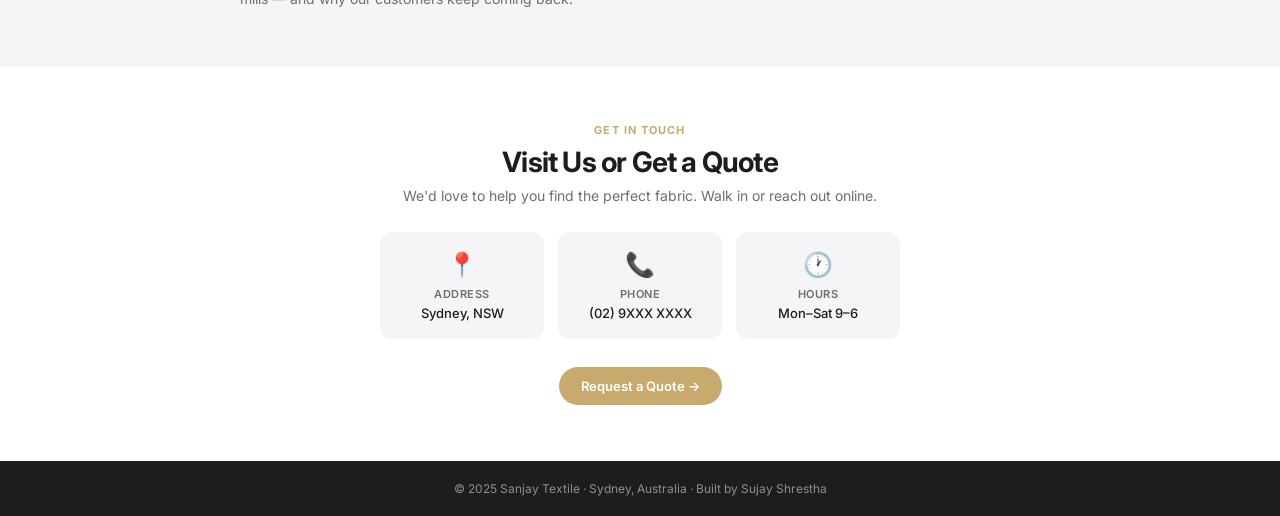
<file: portfolio-3/projects/sanjay-textile-website/index.html>
<!DOCTYPE html>
<html lang="en">
<head>
<meta charset="UTF-8">
<meta name="viewport" content="width=device-width, initial-scale=1.0">
<title>Sanjay Textile — Sydney</title>
<link href="https://fonts.googleapis.com/css2?family=Inter:wght@300;400;500;600;700&display=swap" rel="stylesheet">
<style>
*,*::before,*::after{box-sizing:border-box;margin:0;padding:0;}
:root{--ink:#1d1d1f;--muted:#6e6e73;--light:#f5f5f7;--white:#fff;--gold:#c8a96e;--border:rgba(0,0,0,0.08);}
body{font-family:'Inter',-apple-system,sans-serif;background:var(--white);color:var(--ink);-webkit-font-smoothing:antialiased;font-size:14px;}
/* Nav */
nav{position:sticky;top:0;z-index:10;background:rgba(255,255,255,.9);backdrop-filter:blur(20px);border-bottom:1px solid var(--border);padding:0 32px;height:52px;display:flex;align-items:center;justify-content:space-between;}
.nav-brand{font-size:15px;font-weight:700;letter-spacing:-.3px;}
.nav-brand span{color:var(--gold);}
.nav-links{display:flex;gap:20px;}
.nav-links a{font-size:13px;color:var(--muted);text-decoration:none;transition:color .15s;}
.nav-links a:hover{color:var(--ink);}
/* Hero */
.hero{background:var(--ink);color:#fff;padding:64px 32px;display:flex;align-items:center;gap:48px;}
.hero-text{flex:1;}
.hero-tag{font-size:11px;font-weight:600;color:var(--gold);text-transform:uppercase;letter-spacing:.1em;margin-bottom:14px;}
.hero h1{font-size:clamp(28px,5vw,48px);font-weight:700;letter-spacing:-1.5px;line-height:1.1;margin-bottom:16px;}
.hero h1 span{color:var(--gold);}
.hero p{font-size:15px;font-weight:300;color:rgba(255,255,255,.7);line-height:1.7;max-width:400px;margin-bottom:28px;}
.hero-btns{display:flex;gap:10px;flex-wrap:wrap;}
.btn-gold{padding:11px 22px;background:var(--gold);color:#fff;border:none;border-radius:980px;font-size:13px;font-weight:600;cursor:pointer;font-family:inherit;text-decoration:none;display:inline-block;transition:all .2s;}
.btn-gold:hover{background:#b8954e;transform:translateY(-1px);}
.btn-outline{padding:11px 22px;background:transparent;color:#fff;border:1.5px solid rgba(255,255,255,.3);border-radius:980px;font-size:13px;font-weight:500;cursor:pointer;font-family:inherit;text-decoration:none;display:inline-block;transition:all .2s;}
.btn-outline:hover{border-color:#fff;}
.hero-visual{flex-shrink:0;display:grid;grid-template-columns:1fr 1fr;gap:8px;}
.fabric-tile{width:80px;height:80px;border-radius:10px;opacity:.8;}
/* Stats */
.stats{display:grid;grid-template-columns:repeat(4,1fr);background:var(--gold);}
.stat{padding:20px;text-align:center;border-right:1px solid rgba(255,255,255,.2);}
.stat:last-child{border-right:none;}
.stat .n{font-size:24px;font-weight:700;color:#fff;letter-spacing:-1px;}
.stat .d{font-size:11px;color:rgba(255,255,255,.8);font-weight:500;margin-top:2px;}
/* Products */
.sec{padding:56px 32px;}
.sec-tag{font-size:11px;font-weight:700;color:var(--gold);text-transform:uppercase;letter-spacing:.1em;margin-bottom:8px;}
.sec h2{font-size:28px;font-weight:700;letter-spacing:-.8px;margin-bottom:6px;}
.sec-sub{font-size:14px;color:var(--muted);margin-bottom:36px;}
.product-grid{display:grid;grid-template-columns:repeat(3,1fr);gap:16px;}
.product-card{border-radius:14px;overflow:hidden;border:1px solid var(--border);transition:transform .2s,box-shadow .2s;cursor:pointer;}
.product-card:hover{transform:translateY(-4px);box-shadow:0 16px 40px rgba(0,0,0,.1);}
.product-swatch{height:140px;display:flex;align-items:center;justify-content:center;font-size:48px;}
.product-info{padding:14px 16px;}
.product-name{font-size:14px;font-weight:600;margin-bottom:3px;}
.product-desc{font-size:12px;color:var(--muted);line-height:1.5;}
.product-price{font-size:13px;font-weight:700;color:var(--gold);margin-top:8px;}
/* About */
.about{background:var(--light);padding:56px 32px;}
.about-grid{display:grid;grid-template-columns:1fr 1fr;gap:48px;align-items:center;max-width:800px;margin:0 auto;}
.about-img{background:var(--ink);border-radius:16px;height:220px;display:flex;align-items:center;justify-content:center;font-size:64px;}
/* Contact */
.contact{padding:56px 32px;text-align:center;}
.contact h2{font-size:28px;font-weight:700;letter-spacing:-.8px;margin-bottom:8px;}
.contact p{font-size:14px;color:var(--muted);margin-bottom:28px;}
.contact-cards{display:grid;grid-template-columns:repeat(3,1fr);gap:14px;max-width:520px;margin:0 auto 28px;}
.contact-card{background:var(--light);border-radius:12px;padding:18px;text-align:center;}
.contact-card .icon{font-size:24px;margin-bottom:8px;}
.contact-card .label{font-size:11px;font-weight:600;color:var(--muted);text-transform:uppercase;letter-spacing:.05em;margin-bottom:4px;}
.contact-card .val{font-size:13px;font-weight:500;}
footer{background:var(--ink);color:rgba(255,255,255,.5);text-align:center;padding:20px;font-size:12px;}
@media(max-width:600px){.hero{flex-direction:column;}.product-grid,.about-grid,.contact-cards{grid-template-columns:1fr;}.stats{grid-template-columns:1fr 1fr;}.hero-visual{display:none;}}
</style>
</head>
<body>

<nav>
  <div class="nav-brand">Sanjay <span>Textile</span></div>
  <div class="nav-links">
    <a href="#products">Products</a>
    <a href="#about">About</a>
    <a href="#contact">Contact</a>
  </div>
</nav>

<section class="hero">
  <div class="hero-text">
    <div class="hero-tag">Est. 2005 · Sydney, Australia</div>
    <h1>Quality Fabrics<br>for Every <span>Occasion</span></h1>
    <p>Sydney's trusted textile supplier for individuals, designers, and businesses. Premium fabrics, competitive prices, and decades of expertise.</p>
    <div class="hero-btns">
      <a href="#products" class="btn-gold">Browse Fabrics</a>
      <a href="#contact" class="btn-outline">Get a Quote</a>
    </div>
  </div>
  <div class="hero-visual">
    <div class="fabric-tile" style="background:linear-gradient(135deg,#c8a96e,#e8c88a)"></div>
    <div class="fabric-tile" style="background:linear-gradient(135deg,#2c3e50,#4a6fa5)"></div>
    <div class="fabric-tile" style="background:linear-gradient(135deg,#8e2de2,#4a00e0)"></div>
    <div class="fabric-tile" style="background:linear-gradient(135deg,#c0392b,#e74c3c)"></div>
  </div>
</section>

<div class="stats">
  <div class="stat"><div class="n">20+</div><div class="d">Years in Business</div></div>
  <div class="stat"><div class="n">500+</div><div class="d">Fabric Types</div></div>
  <div class="stat"><div class="n">1000+</div><div class="d">Happy Customers</div></div>
  <div class="stat"><div class="n">5⭐</div><div class="d">Google Rating</div></div>
</div>

<section class="sec" id="products">
  <div class="sec-tag">Our Collection</div>
  <h2>Premium Fabrics</h2>
  <p class="sec-sub">Sourced from trusted mills worldwide — cotton, silk, linen, synthetics and more.</p>
  <div class="product-grid">
    <div class="product-card">
      <div class="product-swatch" style="background:linear-gradient(135deg,#f8f0e3,#e8d5b7)">🪡</div>
      <div class="product-info">
        <div class="product-name">Egyptian Cotton</div>
        <div class="product-desc">Ultra-soft, breathable cotton. Perfect for shirts, bedding, and summer wear.</div>
        <div class="product-price">From $12/m</div>
      </div>
    </div>
    <div class="product-card">
      <div class="product-swatch" style="background:linear-gradient(135deg,#fce4ec,#f8bbd0)">🌸</div>
      <div class="product-info">
        <div class="product-name">Pure Silk</div>
        <div class="product-desc">Luxurious natural silk for evening wear, scarves, and high-end garments.</div>
        <div class="product-price">From $45/m</div>
      </div>
    </div>
    <div class="product-card">
      <div class="product-swatch" style="background:linear-gradient(135deg,#e8f5e9,#c8e6c9)">🌿</div>
      <div class="product-info">
        <div class="product-name">Belgian Linen</div>
        <div class="product-desc">Durable, eco-friendly linen. Ideal for home furnishings and casual wear.</div>
        <div class="product-price">From $18/m</div>
      </div>
    </div>
    <div class="product-card">
      <div class="product-swatch" style="background:linear-gradient(135deg,#ede7f6,#d1c4e9)">🔮</div>
      <div class="product-info">
        <div class="product-name">Velvet</div>
        <div class="product-desc">Rich, plush velvet in 40+ colours. Perfect for upholstery and formalwear.</div>
        <div class="product-price">From $28/m</div>
      </div>
    </div>
    <div class="product-card">
      <div class="product-swatch" style="background:linear-gradient(135deg,#e3f2fd,#bbdefb)">🌊</div>
      <div class="product-info">
        <div class="product-name">Denim</div>
        <div class="product-desc">Classic and stretch denim in multiple weights. Jeans, jackets, and more.</div>
        <div class="product-price">From $15/m</div>
      </div>
    </div>
    <div class="product-card">
      <div class="product-swatch" style="background:linear-gradient(135deg,#fff8e1,#ffecb3)">✨</div>
      <div class="product-info">
        <div class="product-name">Brocade</div>
        <div class="product-desc">Ornate woven fabric with raised patterns. Traditional and bridal collections.</div>
        <div class="product-price">From $35/m</div>
      </div>
    </div>
  </div>
</section>

<section class="about" id="about">
  <div class="about-grid">
    <div>
      <div class="sec-tag">Our Story</div>
      <h2 style="font-size:24px;font-weight:700;letter-spacing:-.5px;margin-bottom:12px;">Family-run since 2005</h2>
      <p style="color:var(--muted);line-height:1.8;margin-bottom:14px;">Sanjay Textile has been serving Sydney's fashion, design, and home decor community for over two decades. What started as a small fabric shop has grown into one of Sydney's most trusted textile suppliers.</p>
      <p style="color:var(--muted);line-height:1.8;">We believe great fabric is the foundation of great design. That's why we source only from certified, quality-tested mills — and why our customers keep coming back.</p>
    </div>
    <div class="about-img">🧵</div>
  </div>
</section>

<section class="contact" id="contact">
  <div class="sec-tag">Get In Touch</div>
  <h2>Visit Us or Get a Quote</h2>
  <p>We'd love to help you find the perfect fabric. Walk in or reach out online.</p>
  <div class="contact-cards">
    <div class="contact-card">
      <div class="icon">📍</div>
      <div class="label">Address</div>
      <div class="val">Sydney, NSW</div>
    </div>
    <div class="contact-card">
      <div class="icon">📞</div>
      <div class="label">Phone</div>
      <div class="val">(02) 9XXX XXXX</div>
    </div>
    <div class="contact-card">
      <div class="icon">🕐</div>
      <div class="label">Hours</div>
      <div class="val">Mon–Sat 9–6</div>
    </div>
  </div>
  <a href="#contact" class="btn-gold">Request a Quote →</a>
</section>

<footer>© 2025 Sanjay Textile · Sydney, Australia · Built by Sujay Shrestha</footer>

</body>
</html>
</file>
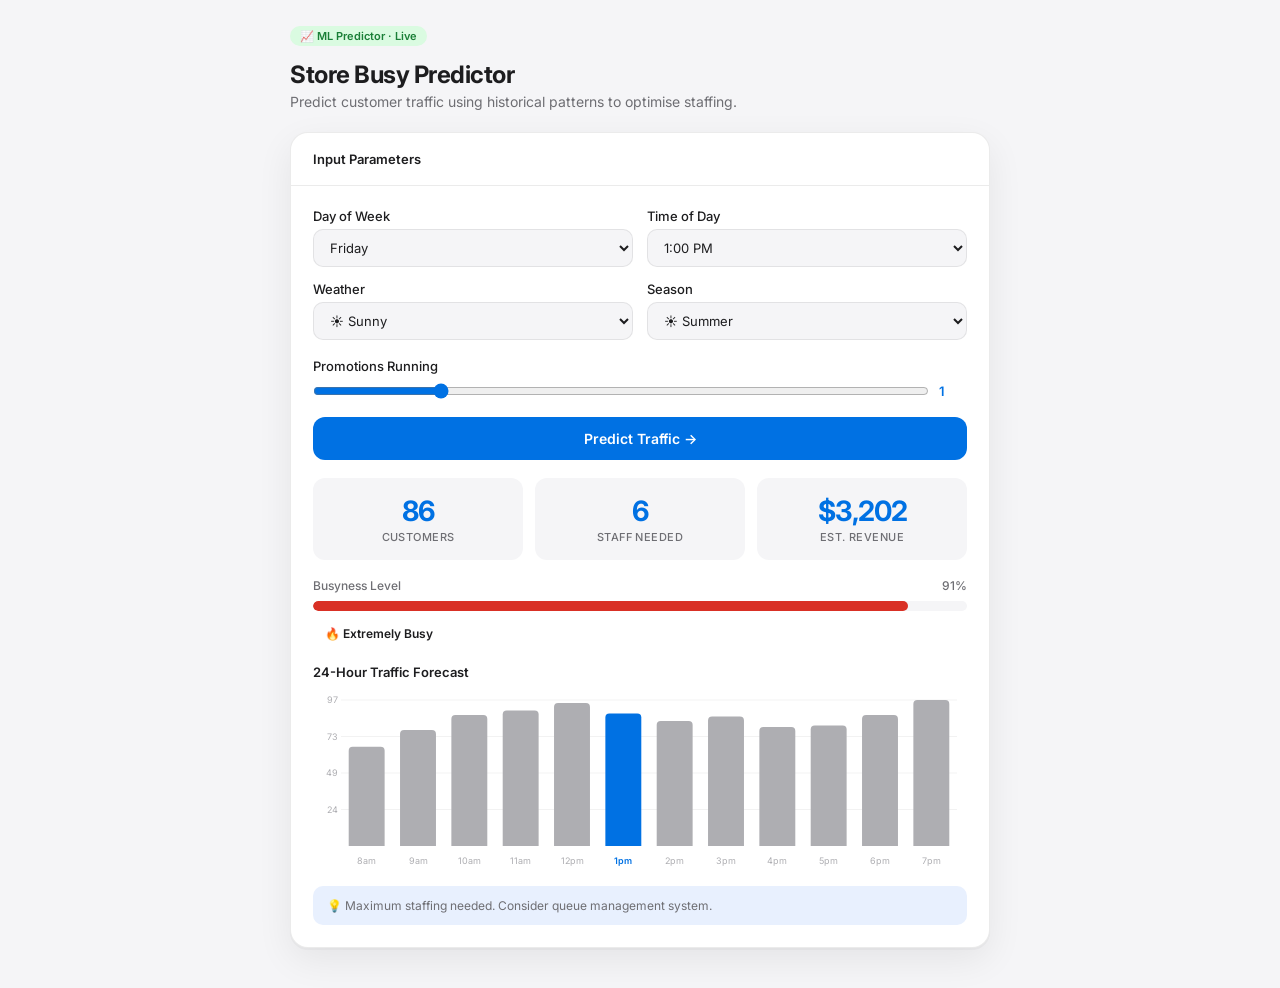
<file: portfolio-3/projects/store-busy-predictor/index.html>
<!DOCTYPE html>
<html lang="en">
<head>
<meta charset="UTF-8">
<meta name="viewport" content="width=device-width, initial-scale=1.0">
<title>Store Busy Predictor</title>
<link href="https://fonts.googleapis.com/css2?family=Inter:wght@300;400;500;600;700&display=swap" rel="stylesheet">
<style>
*,*::before,*::after{box-sizing:border-box;margin:0;padding:0;}
:root{--bg:#f5f5f7;--white:#fff;--text:#1d1d1f;--text2:#6e6e73;--text3:#aeaeb2;--accent:#0071e3;--accent-light:#e8f0fe;--border:rgba(0,0,0,0.08);--radius:18px;}
body{font-family:'Inter',-apple-system,sans-serif;background:var(--bg);color:var(--text);min-height:100vh;display:flex;align-items:center;justify-content:center;padding:24px;-webkit-font-smoothing:antialiased;}
.wrap{width:100%;max-width:700px;}
.badge{display:inline-flex;align-items:center;gap:5px;font-size:11px;font-weight:600;color:#1a7f37;background:#dafbe1;padding:3px 10px;border-radius:20px;margin-bottom:14px;}
h1{font-size:24px;font-weight:700;letter-spacing:-.5px;margin-bottom:4px;}
.sub{font-size:14px;color:var(--text2);margin-bottom:22px;}
.card{background:var(--white);border-radius:var(--radius);border:1px solid var(--border);box-shadow:0 2px 0 rgba(0,0,0,.03),0 12px 36px rgba(0,0,0,.07);overflow:hidden;margin-bottom:16px;}
.card-head{padding:18px 22px;border-bottom:1px solid var(--border);font-size:13px;font-weight:600;display:flex;align-items:center;justify-content:space-between;}
.card-body{padding:22px;}
.controls{display:grid;grid-template-columns:1fr 1fr;gap:14px;margin-bottom:18px;}
label{display:flex;flex-direction:column;gap:5px;font-size:13px;font-weight:500;}
select,input[type=range]{font-family:inherit;font-size:13px;padding:9px 12px;border-radius:10px;border:1.5px solid var(--border);background:var(--bg);color:var(--text);outline:none;width:100%;}
select:focus,input[type=range]:focus{border-color:var(--accent);}
input[type=range]{padding:4px 0;border:none;background:transparent;cursor:pointer;accent-color:var(--accent);}
.slider-row{display:flex;align-items:center;gap:10px;}
.slider-val{font-size:13px;font-weight:600;color:var(--accent);min-width:28px;}
.predict-btn{width:100%;padding:13px;background:var(--accent);color:#fff;border:none;border-radius:12px;font-size:14px;font-weight:600;font-family:inherit;cursor:pointer;transition:all .2s;margin-bottom:18px;}
.predict-btn:hover{background:#0077ed;transform:translateY(-1px);}
.result-row{display:grid;grid-template-columns:1fr 1fr 1fr;gap:12px;margin-bottom:18px;}
.result-box{background:var(--bg);border-radius:12px;padding:16px;text-align:center;}
.result-box .n{font-size:28px;font-weight:700;letter-spacing:-1px;color:var(--accent);}
.result-box .d{font-size:11px;color:var(--text2);font-weight:500;text-transform:uppercase;letter-spacing:.04em;margin-top:2px;}
.busy-meter{margin-bottom:18px;}
.meter-label{font-size:12px;font-weight:500;color:var(--text2);margin-bottom:8px;display:flex;justify-content:space-between;}
.meter-track{height:10px;background:var(--bg);border-radius:5px;overflow:hidden;}
.meter-fill{height:100%;border-radius:5px;transition:width .6s cubic-bezier(.16,1,.3,1),background .4s;}
.busy-tag{display:inline-flex;align-items:center;gap:5px;font-size:12px;font-weight:600;padding:5px 12px;border-radius:20px;margin-top:10px;}
canvas#chart{width:100%;height:180px;}
.tip{font-size:12px;color:var(--text2);background:var(--accent-light);padding:10px 14px;border-radius:10px;margin-top:12px;line-height:1.6;}
</style>
</head>
<body>
<div class="wrap">
  <div class="badge">📈 ML Predictor · Live</div>
  <h1>Store Busy Predictor</h1>
  <p class="sub">Predict customer traffic using historical patterns to optimise staffing.</p>

  <div class="card">
    <div class="card-head">Input Parameters</div>
    <div class="card-body">
      <div class="controls">
        <label>Day of Week
          <select id="day">
            <option value="0">Monday</option>
            <option value="1">Tuesday</option>
            <option value="2">Wednesday</option>
            <option value="3">Thursday</option>
            <option value="4" selected>Friday</option>
            <option value="5">Saturday</option>
            <option value="6">Sunday</option>
          </select>
        </label>
        <label>Time of Day
          <select id="hour">
            <option value="8">8:00 AM</option>
            <option value="9">9:00 AM</option>
            <option value="10">10:00 AM</option>
            <option value="11">11:00 AM</option>
            <option value="12">12:00 PM (Noon)</option>
            <option value="13" selected>1:00 PM</option>
            <option value="14">2:00 PM</option>
            <option value="15">3:00 PM</option>
            <option value="16">4:00 PM</option>
            <option value="17">5:00 PM</option>
            <option value="18">6:00 PM</option>
            <option value="19">7:00 PM</option>
          </select>
        </label>
        <label>Weather
          <select id="weather">
            <option value="1">☀️ Sunny</option>
            <option value="0.8">⛅ Cloudy</option>
            <option value="0.5">🌧️ Rainy</option>
            <option value="0.3">⛈️ Storm</option>
          </select>
        </label>
        <label>Season
          <select id="season">
            <option value="0.9">🌸 Spring</option>
            <option value="1.0" selected>☀️ Summer</option>
            <option value="0.85">🍂 Autumn</option>
            <option value="0.7">❄️ Winter</option>
          </select>
        </label>
      </div>
      <label style="margin-bottom:14px;">Promotions Running
        <div class="slider-row">
          <input type="range" id="promo" min="0" max="5" value="1" oninput="document.getElementById('promo-val').textContent=this.value">
          <span class="slider-val" id="promo-val">1</span>
        </div>
      </label>
      <button class="predict-btn" onclick="runPredict()">Predict Traffic →</button>

      <div class="result-row">
        <div class="result-box"><div class="n" id="r-customers">—</div><div class="d">Customers</div></div>
        <div class="result-box"><div class="n" id="r-staff">—</div><div class="d">Staff Needed</div></div>
        <div class="result-box"><div class="n" id="r-revenue">—</div><div class="d">Est. Revenue</div></div>
      </div>
      <div class="busy-meter">
        <div class="meter-label"><span>Busyness Level</span><span id="meter-pct">—</span></div>
        <div class="meter-track"><div class="meter-fill" id="meter-fill" style="width:0%"></div></div>
        <div id="busy-tag"></div>
      </div>
      <div class="card-head" style="padding:0;border:none;margin-bottom:10px;font-size:13px;font-weight:600;">24-Hour Traffic Forecast</div>
      <canvas id="chart"></canvas>
      <div class="tip" id="tip">Select your parameters and click Predict to see results.</div>
    </div>
  </div>
</div>

<script>
// Historical base traffic by hour
const baseHourly = [5,3,2,2,2,4,10,25,60,80,75,85,95,90,80,75,70,80,90,85,70,50,30,15];
// Day multipliers
const dayMult = [0.75,0.72,0.78,0.82,0.95,1.0,0.88];
// Tips
const tips = [
  ["Very Quiet","background:#f5f5f7;color:#6e6e73","Consider skeleton staffing. Great time for restocking and cleaning."],
  ["Moderate","background:#fff3cd;color:#856404","Standard staffing. Monitor closely — can ramp up if needed."],
  ["Busy","background:#e8f0fe;color:#0071e3","Full team recommended. Ensure checkout queues are managed."],
  ["Very Busy","background:#dafbe1;color:#1a7f37","Peak period — all hands on deck. Open all registers."],
  ["Extremely Busy","background:#fce8e6;color:#d93025","Maximum staffing needed. Consider queue management system."]
];

function runPredict() {
  const day = parseInt(document.getElementById('day').value);
  const hour = parseInt(document.getElementById('hour').value);
  const weather = parseFloat(document.getElementById('weather').value);
  const season = parseFloat(document.getElementById('season').value);
  const promo = parseInt(document.getElementById('promo').value);

  const base = baseHourly[hour] || 50;
  const dMult = dayMult[day];
  const promoBoost = 1 + promo * 0.12;
  const noise = 0.9 + Math.random() * 0.2;
  const customers = Math.round(base * dMult * weather * season * promoBoost * noise);
  const staff = Math.max(2, Math.ceil(customers / 15));
  const revenue = customers * (28 + Math.random() * 10);
  const pct = Math.min(100, Math.round(customers / 95 * 100));

  document.getElementById('r-customers').textContent = customers;
  document.getElementById('r-staff').textContent = staff;
  document.getElementById('r-revenue').textContent = '$' + Math.round(revenue).toLocaleString();
  document.getElementById('meter-pct').textContent = pct + '%';

  const fill = document.getElementById('meter-fill');
  fill.style.width = pct + '%';
  fill.style.background = pct < 30 ? '#aeaeb2' : pct < 55 ? '#ff9f0a' : pct < 75 ? '#0071e3' : pct < 90 ? '#1a7f37' : '#d93025';

  let ti = pct < 20 ? 0 : pct < 45 ? 1 : pct < 65 ? 2 : pct < 85 ? 3 : 4;
  const t = tips[ti];
  document.getElementById('busy-tag').innerHTML = `<span class="busy-tag" style="${t[0]}">${['😴 Very Quiet','😐 Moderate','🙂 Busy','😤 Very Busy','🔥 Extremely Busy'][ti]}</span>`;
  document.getElementById('tip').textContent = `💡 ${t[2]}`;

  drawChart(day, weather, season, promo, hour);
}

function drawChart(day, weather, season, promo, activeHour) {
  const canvas = document.getElementById('chart');
  const dpr = window.devicePixelRatio || 1;
  canvas.width = canvas.offsetWidth * dpr;
  canvas.height = 180 * dpr;
  const ctx = canvas.getContext('2d');
  ctx.scale(dpr, dpr);
  const W = canvas.offsetWidth, H = 180;
  const pad = {t:10,b:24,l:28,r:10};
  const dMult = dayMult[day];
  const promoBoost = 1 + parseInt(document.getElementById('promo').value) * 0.12;

  const values = baseHourly.slice(8,20).map((v,i) => {
    return Math.round(v * dMult * weather * season * promoBoost * (0.9 + Math.random()*0.2));
  });
  const hours = Array.from({length:12},(_,i)=>i+8);
  const maxV = Math.max(...values, 10);
  const barW = (W - pad.l - pad.r) / values.length;

  ctx.clearRect(0, 0, W, H);
  // Grid lines
  ctx.strokeStyle = 'rgba(0,0,0,0.05)'; ctx.lineWidth = 1;
  [0.25,0.5,0.75,1].forEach(f => {
    const y = pad.t + (H-pad.t-pad.b)*(1-f);
    ctx.beginPath(); ctx.moveTo(pad.l,y); ctx.lineTo(W-pad.r,y); ctx.stroke();
    ctx.fillStyle='#aeaeb2'; ctx.font='9px Inter,sans-serif'; ctx.textAlign='right';
    ctx.fillText(Math.round(maxV*f), pad.l-3, y+3);
  });

  values.forEach((v, i) => {
    const x = pad.l + i * barW + barW * 0.15;
    const bw = barW * 0.7;
    const bh = (v/maxV) * (H - pad.t - pad.b);
    const y = H - pad.b - bh;
    const isActive = (hours[i] === activeHour);
    ctx.fillStyle = isActive ? '#0071e3' : '#aeaeb2';
    ctx.beginPath();
    ctx.roundRect(x, y, bw, bh, [4,4,0,0]);
    ctx.fill();
    // Hour label
    ctx.fillStyle = isActive ? '#0071e3' : '#aeaeb2';
    ctx.font = `${isActive?'600':'400'} 9px Inter,sans-serif`;
    ctx.textAlign = 'center';
    const label = hours[i] > 12 ? `${hours[i]-12}pm` : hours[i] === 12 ? '12pm' : `${hours[i]}am`;
    ctx.fillText(label, x + bw/2, H - 6);
  });
}

// Run on load
runPredict();
window.addEventListener('resize', () => {
  const day = parseInt(document.getElementById('day').value);
  const weather = parseFloat(document.getElementById('weather').value);
  const season = parseFloat(document.getElementById('season').value);
  const promo = parseInt(document.getElementById('promo').value);
  const hour = parseInt(document.getElementById('hour').value);
  drawChart(day, weather, season, promo, hour);
});
</script>
</body>
</html>
</file>
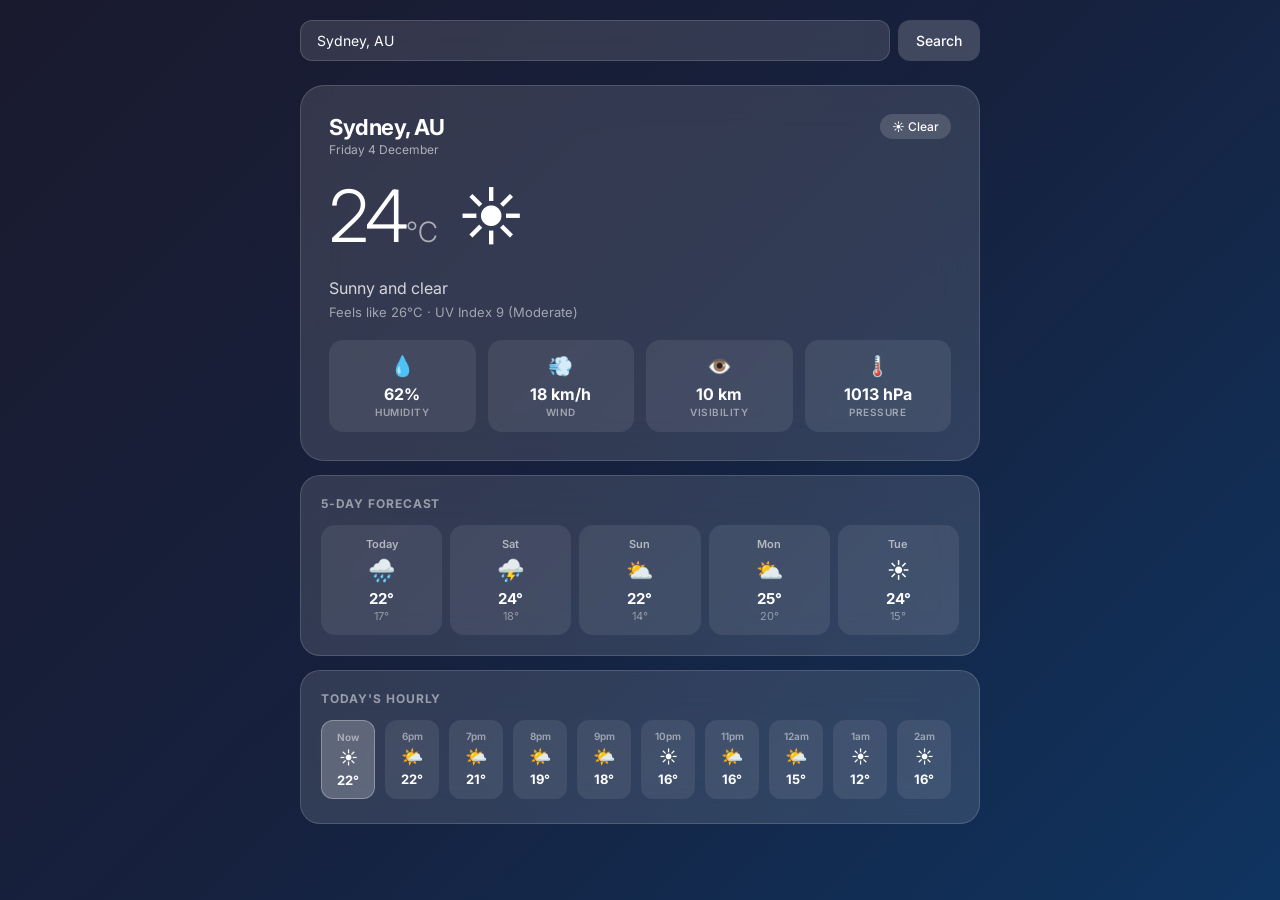
<file: portfolio-3/projects/weather-dashboard/index.html>
<!DOCTYPE html>
<html lang="en">
<head>
<meta charset="UTF-8">
<meta name="viewport" content="width=device-width, initial-scale=1.0">
<title>Weather Dashboard</title>
<link href="https://fonts.googleapis.com/css2?family=Inter:wght@300;400;500;600;700&display=swap" rel="stylesheet">
<style>
*,*::before,*::after{box-sizing:border-box;margin:0;padding:0;}
body{font-family:'Inter',-apple-system,sans-serif;background:linear-gradient(135deg,#1a1a2e,#16213e,#0f3460);min-height:100vh;color:#fff;-webkit-font-smoothing:antialiased;padding:20px;display:flex;flex-direction:column;align-items:center;}
.wrap{width:100%;max-width:680px;}
/* Search */
.search-bar{display:flex;gap:8px;margin-bottom:24px;}
.search-input{flex:1;background:rgba(255,255,255,.12);border:1.5px solid rgba(255,255,255,.15);border-radius:12px;padding:11px 16px;font-size:14px;color:#fff;font-family:inherit;outline:none;backdrop-filter:blur(10px);}
.search-input::placeholder{color:rgba(255,255,255,.4);}
.search-input:focus{border-color:rgba(255,255,255,.4);}
.search-btn{padding:11px 18px;background:rgba(255,255,255,.18);border:none;border-radius:12px;color:#fff;font-size:14px;cursor:pointer;font-family:inherit;font-weight:500;transition:all .2s;backdrop-filter:blur(10px);}
.search-btn:hover{background:rgba(255,255,255,.28);}
/* Main card */
.main-card{background:rgba(255,255,255,.12);border:1px solid rgba(255,255,255,.15);border-radius:24px;padding:28px;backdrop-filter:blur(20px);margin-bottom:14px;}
.city-row{display:flex;align-items:flex-start;justify-content:space-between;margin-bottom:20px;}
.city-name{font-size:22px;font-weight:700;letter-spacing:-.5px;}
.city-date{font-size:12px;color:rgba(255,255,255,.6);margin-top:2px;}
.weather-badge{background:rgba(255,255,255,.15);padding:5px 12px;border-radius:20px;font-size:12px;font-weight:500;}
.temp-row{display:flex;align-items:center;gap:20px;margin-bottom:24px;}
.temp-main{font-size:72px;font-weight:300;letter-spacing:-3px;line-height:1;}
.temp-unit{font-size:28px;font-weight:300;opacity:.6;align-self:flex-start;margin-top:10px;}
.weather-icon{font-size:64px;}
.condition{font-size:16px;font-weight:400;color:rgba(255,255,255,.8);margin-bottom:6px;}
.feels-like{font-size:13px;color:rgba(255,255,255,.55);}
/* Detail grid */
.details{display:grid;grid-template-columns:repeat(4,1fr);gap:12px;margin-top:20px;}
.detail{background:rgba(255,255,255,.08);border-radius:14px;padding:14px;text-align:center;}
.detail .d-icon{font-size:20px;margin-bottom:6px;}
.detail .d-val{font-size:16px;font-weight:700;}
.detail .d-label{font-size:10px;color:rgba(255,255,255,.5);font-weight:600;text-transform:uppercase;letter-spacing:.05em;margin-top:2px;}
/* Forecast */
.forecast{background:rgba(255,255,255,.12);border:1px solid rgba(255,255,255,.15);border-radius:20px;padding:20px;backdrop-filter:blur(20px);margin-bottom:14px;}
.forecast h3{font-size:12px;font-weight:700;text-transform:uppercase;letter-spacing:.08em;color:rgba(255,255,255,.5);margin-bottom:14px;}
.forecast-grid{display:grid;grid-template-columns:repeat(5,1fr);gap:8px;}
.f-day{background:rgba(255,255,255,.08);border-radius:14px;padding:12px 8px;text-align:center;}
.f-day .day{font-size:11px;font-weight:600;color:rgba(255,255,255,.6);margin-bottom:6px;}
.f-day .ficon{font-size:22px;margin-bottom:6px;}
.f-day .ftemp{font-size:15px;font-weight:700;}
.f-day .flo{font-size:11px;color:rgba(255,255,255,.45);margin-top:1px;}
/* Hourly */
.hourly{background:rgba(255,255,255,.12);border:1px solid rgba(255,255,255,.15);border-radius:20px;padding:20px;backdrop-filter:blur(20px);}
.hourly h3{font-size:12px;font-weight:700;text-transform:uppercase;letter-spacing:.08em;color:rgba(255,255,255,.5);margin-bottom:14px;}
.hourly-row{display:flex;gap:10px;overflow-x:auto;padding-bottom:4px;}
.h-item{flex-shrink:0;background:rgba(255,255,255,.08);border-radius:12px;padding:10px 12px;text-align:center;min-width:54px;}
.h-item .h-time{font-size:10px;color:rgba(255,255,255,.5);font-weight:600;margin-bottom:4px;}
.h-item .h-icon{font-size:18px;margin-bottom:4px;}
.h-item .h-temp{font-size:13px;font-weight:700;}
.h-item.now{background:rgba(255,255,255,.22);border:1px solid rgba(255,255,255,.3);}
</style>
</head>
<body>
<div class="wrap">
  <div class="search-bar">
    <input class="search-input" id="city-input" placeholder="Search city..." value="Sydney, AU" onkeydown="if(event.key==='Enter')loadWeather()">
    <button class="search-btn" onclick="loadWeather()">Search</button>
  </div>

  <div class="main-card" id="main-card">
    <div class="city-row">
      <div>
        <div class="city-name" id="w-city">Sydney, AU</div>
        <div class="city-date" id="w-date"></div>
      </div>
      <div class="weather-badge" id="w-badge">☀️ Clear</div>
    </div>
    <div class="temp-row">
      <div><span class="temp-main" id="w-temp">24</span><span class="temp-unit">°C</span></div>
      <div class="weather-icon" id="w-icon">☀️</div>
    </div>
    <div class="condition" id="w-condition">Sunny and clear</div>
    <div class="feels-like" id="w-feels">Feels like 26°C · UV Index 7 (High)</div>
    <div class="details">
      <div class="detail"><div class="d-icon">💧</div><div class="d-val" id="w-humid">62%</div><div class="d-label">Humidity</div></div>
      <div class="detail"><div class="d-icon">💨</div><div class="d-val" id="w-wind">18 km/h</div><div class="d-label">Wind</div></div>
      <div class="detail"><div class="d-icon">👁️</div><div class="d-val" id="w-vis">10 km</div><div class="d-label">Visibility</div></div>
      <div class="detail"><div class="d-icon">🌡️</div><div class="d-val" id="w-pressure">1013 hPa</div><div class="d-label">Pressure</div></div>
    </div>
  </div>

  <div class="forecast">
    <h3>5-Day Forecast</h3>
    <div class="forecast-grid" id="forecast-grid"></div>
  </div>

  <div class="hourly">
    <h3>Today's Hourly</h3>
    <div class="hourly-row" id="hourly-row"></div>
  </div>
</div>

<script>
const CITIES = {
  'sydney': { city:'Sydney, AU', base:24, icon:'☀️', cond:'Sunny and clear', badge:'☀️ Clear', humid:62, wind:18, vis:10, pressure:1013 },
  'melbourne': { city:'Melbourne, AU', base:19, icon:'⛅', cond:'Partly cloudy', badge:'⛅ Cloudy', humid:72, wind:22, vis:9, pressure:1008 },
  'london': { city:'London, UK', base:11, icon:'🌧️', cond:'Light rain showers', badge:'🌧️ Rainy', humid:84, wind:28, vis:5, pressure:1001 },
  'tokyo': { city:'Tokyo, JP', base:16, icon:'🌤️', cond:'Mostly sunny', badge:'🌤️ Sunny', humid:58, wind:12, vis:10, pressure:1018 },
  'new york': { city:'New York, US', base:8, icon:'❄️', cond:'Cold and windy', badge:'❄️ Cold', humid:55, wind:35, vis:8, pressure:1005 },
  'dubai': { city:'Dubai, UAE', base:32, icon:'☀️', cond:'Hot and sunny', badge:'🔥 Hot', humid:40, wind:15, vis:10, pressure:1009 },
  'paris': { city:'Paris, FR', base:13, icon:'🌦️', cond:'Intermittent rain', badge:'🌦️ Rain', humid:80, wind:20, vis:6, pressure:1003 },
};
const DAYS = ['Sun','Mon','Tue','Wed','Thu','Fri','Sat'];
const ICONS = ['☀️','🌤️','⛅','🌧️','⛈️'];

function loadWeather() {
  const q = document.getElementById('city-input').value.toLowerCase().trim();
  let data = null;
  for (const [k,v] of Object.entries(CITIES)) {
    if (q.includes(k)||k.includes(q)) { data=v; break; }
  }
  if (!data) data = { city: document.getElementById('city-input').value, base: Math.round(15+Math.random()*20), icon:'🌤️', cond:'Partly cloudy', badge:'⛅ Partly Cloudy', humid:Math.round(55+Math.random()*30), wind:Math.round(10+Math.random()*25), vis:10, pressure:Math.round(1005+Math.random()*15) };

  const noise = (n) => Math.round(n + (Math.random()-0.5)*4);
  const now = new Date();

  document.getElementById('w-city').textContent = data.city;
  document.getElementById('w-date').textContent = now.toLocaleDateString('en-AU', {weekday:'long', day:'numeric', month:'long'});
  document.getElementById('w-temp').textContent = data.base;
  document.getElementById('w-icon').textContent = data.icon;
  document.getElementById('w-condition').textContent = data.cond;
  document.getElementById('w-feels').textContent = `Feels like ${data.base+2}°C · UV Index ${Math.round(3+Math.random()*7)} (${data.base>25?'High':'Moderate'})`;
  document.getElementById('w-badge').textContent = data.badge;
  document.getElementById('w-humid').textContent = data.humid + '%';
  document.getElementById('w-wind').textContent = data.wind + ' km/h';
  document.getElementById('w-vis').textContent = data.vis + ' km';
  document.getElementById('w-pressure').textContent = data.pressure + ' hPa';

  // Forecast
  const fg = document.getElementById('forecast-grid');
  fg.innerHTML = '';
  for (let i=0; i<5; i++) {
    const d = new Date(now); d.setDate(d.getDate()+i);
    const hi = noise(data.base); const lo = hi - Math.round(4+Math.random()*6);
    const icon = ICONS[Math.floor(Math.random()*ICONS.length)];
    fg.innerHTML += `<div class="f-day"><div class="day">${i===0?'Today':DAYS[d.getDay()]}</div><div class="ficon">${icon}</div><div class="ftemp">${hi}°</div><div class="flo">${lo}°</div></div>`;
  }

  // Hourly
  const hr = document.getElementById('hourly-row');
  hr.innerHTML = '';
  const curH = now.getHours();
  for (let i=0; i<12; i++) {
    const h = (curH+i)%24;
    const label = i===0?'Now':(h===0?'12am':h<12?`${h}am`:h===12?'12pm':`${h-12}pm`);
    const t = noise(data.base - Math.abs(h-14)*0.8);
    const icon = ICONS[Math.floor(Math.random()*2)];
    hr.innerHTML += `<div class="h-item ${i===0?'now':''}"><div class="h-time">${label}</div><div class="h-icon">${icon}</div><div class="h-temp">${t}°</div></div>`;
  }
}

loadWeather();
</script>
</body>
</html>
</file>
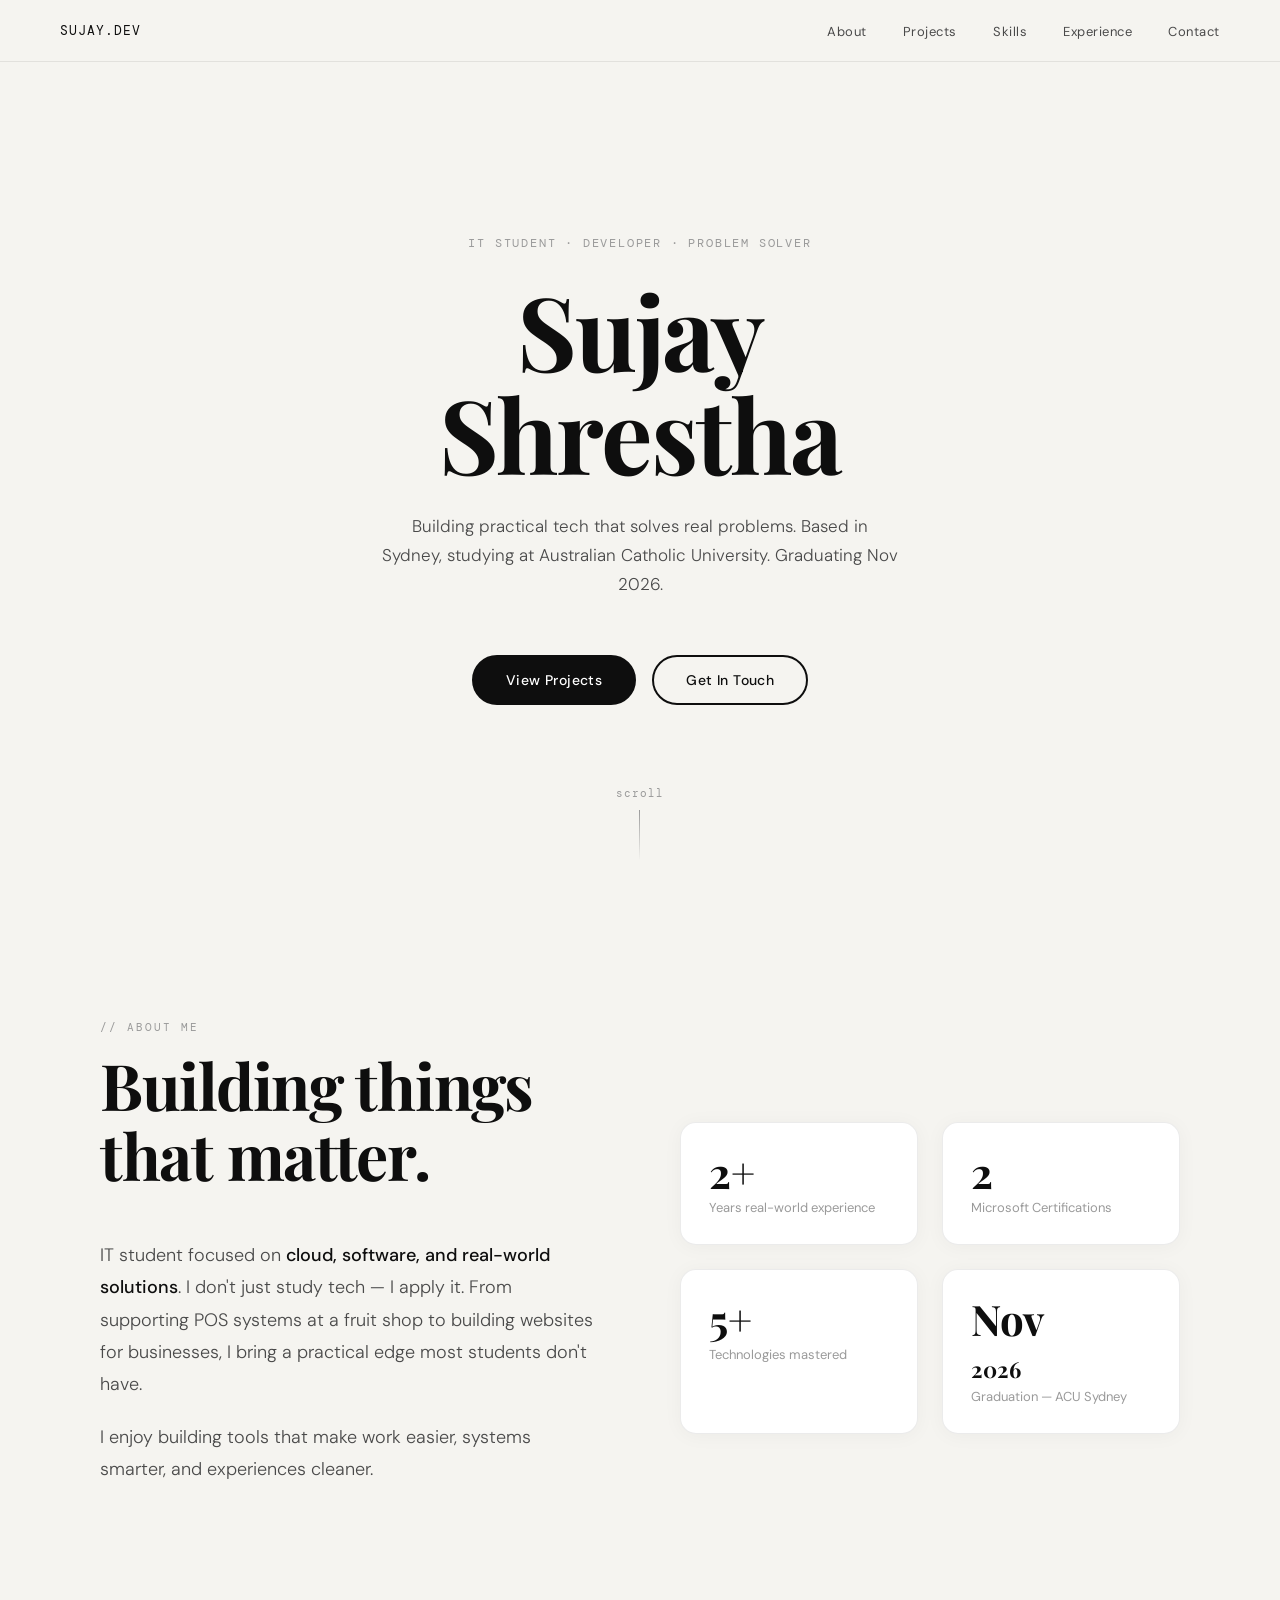
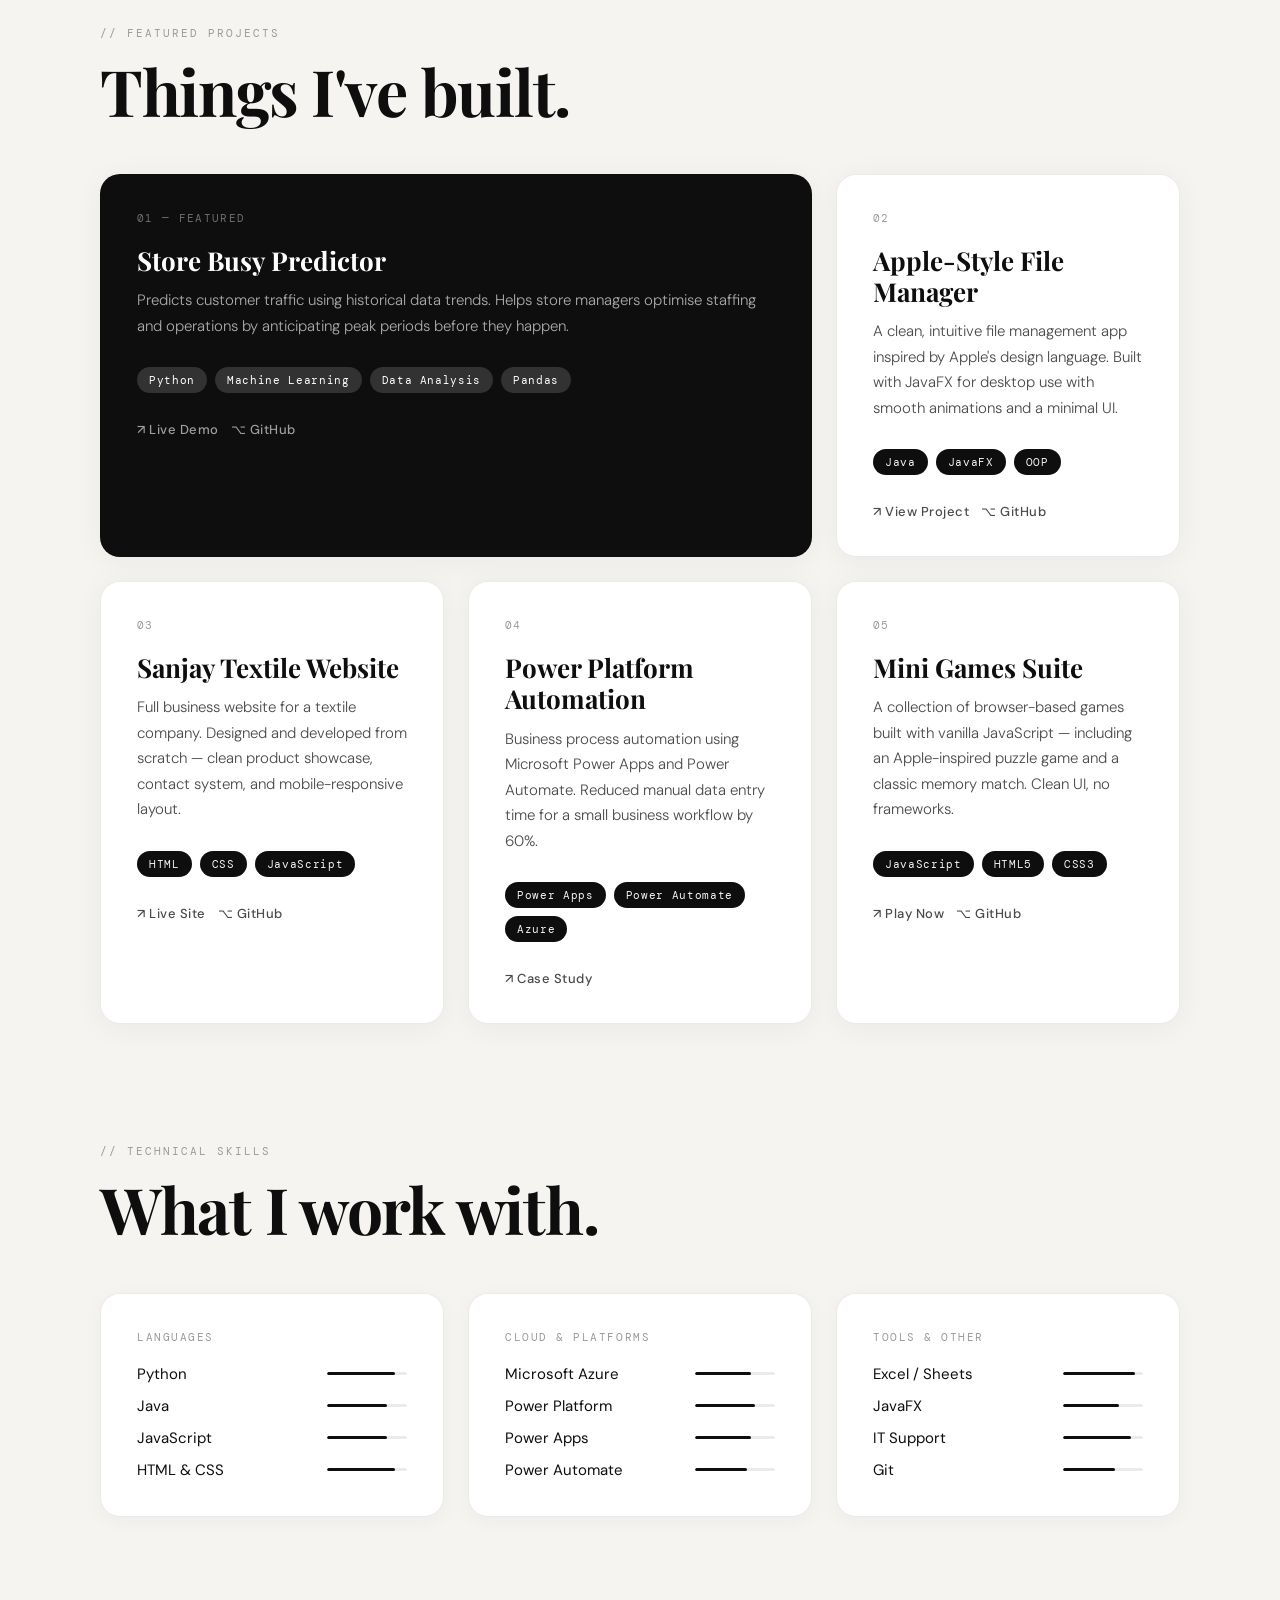
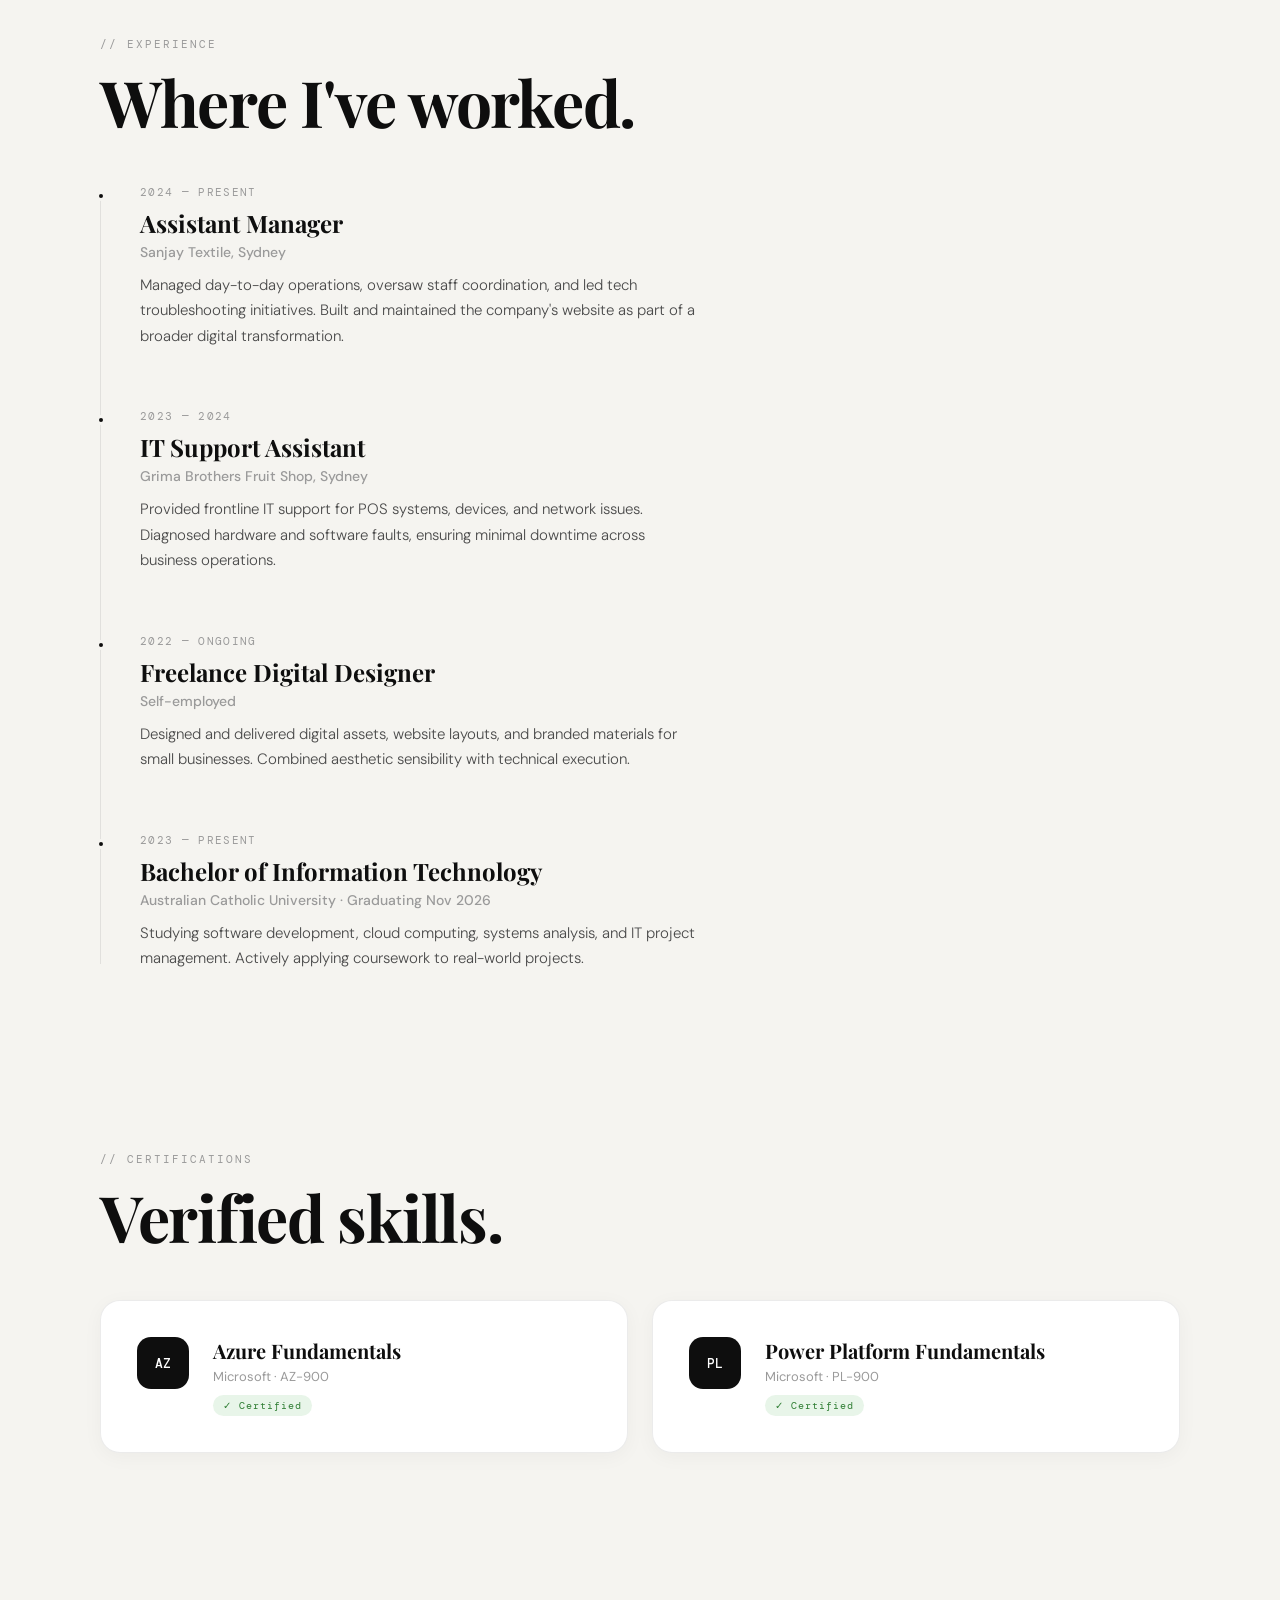
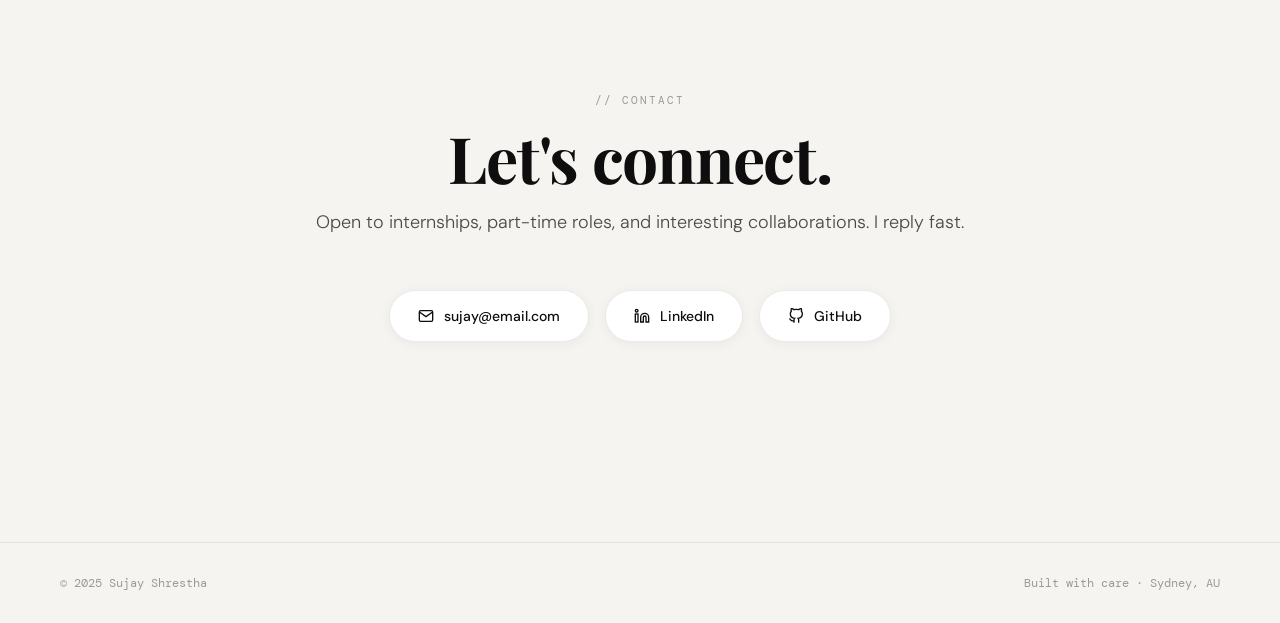
<file: portfoliosujay.html>
<!DOCTYPE html>
<html lang="en">
<head>
<meta charset="UTF-8">
<meta name="viewport" content="width=device-width, initial-scale=1.0">
<title>Sujay Shrestha — IT Student & Developer</title>
<link rel="preconnect" href="https://fonts.googleapis.com">
<link href="https://fonts.googleapis.com/css2?family=Playfair+Display:wght@400;700&family=DM+Sans:wght@300;400;500&family=DM+Mono:wght@400;500&display=swap" rel="stylesheet">
<style>
  *, *::before, *::after { box-sizing: border-box; margin: 0; padding: 0; }

  :root {
    --bg: #f5f4f0;
    --ink: #0e0e0e;
    --ink2: #4a4a4a;
    --ink3: #9a9a9a;
    --accent: #1a1a1a;
    --card: #ffffff;
    --border: rgba(0,0,0,0.08);
    --tag-bg: #0e0e0e;
    --tag-fg: #f5f4f0;
  }

  html { scroll-behavior: smooth; }

  body {
    font-family: 'DM Sans', sans-serif;
    background: var(--bg);
    color: var(--ink);
    overflow-x: hidden;
  }

  /* NAV */
  nav {
    position: fixed; top: 0; left: 0; right: 0; z-index: 100;
    padding: 20px 60px;
    display: flex; justify-content: space-between; align-items: center;
    backdrop-filter: blur(20px);
    background: rgba(245,244,240,0.85);
    border-bottom: 1px solid var(--border);
  }
  .nav-logo {
    font-family: 'DM Mono', monospace;
    font-size: 13px; letter-spacing: 0.08em; color: var(--ink);
  }
  .nav-links { display: flex; gap: 36px; list-style: none; }
  .nav-links a {
    font-size: 13px; font-weight: 400; color: var(--ink2);
    text-decoration: none; letter-spacing: 0.04em;
    transition: color 0.2s;
  }
  .nav-links a:hover { color: var(--ink); }

  /* HERO */
  .hero {
    min-height: 100vh;
    display: flex; flex-direction: column; justify-content: center; align-items: center;
    text-align: center;
    padding: 120px 40px 80px;
    position: relative;
  }

  .hero-eyebrow {
    font-family: 'DM Mono', monospace;
    font-size: 12px; letter-spacing: 0.15em; color: var(--ink3);
    text-transform: uppercase;
    margin-bottom: 28px;
    opacity: 0; animation: fadeUp 0.8s 0.2s forwards;
  }

  h1 {
    font-family: 'Playfair Display', serif;
    font-size: clamp(52px, 8vw, 110px);
    font-weight: 700;
    line-height: 1.0;
    letter-spacing: -0.02em;
    color: var(--ink);
    margin-bottom: 28px;
    opacity: 0; animation: fadeUp 0.8s 0.4s forwards;
  }

  .hero-sub {
    font-size: 17px; font-weight: 300;
    color: var(--ink2); max-width: 520px;
    line-height: 1.7;
    margin-bottom: 56px;
    opacity: 0; animation: fadeUp 0.8s 0.6s forwards;
  }

  .hero-btns {
    display: flex; gap: 16px; flex-wrap: wrap; justify-content: center;
    opacity: 0; animation: fadeUp 0.8s 0.8s forwards;
  }

  .btn {
    padding: 14px 32px; font-size: 14px; font-weight: 500;
    border-radius: 50px; cursor: pointer; text-decoration: none;
    transition: all 0.25s; letter-spacing: 0.03em;
    display: inline-block;
  }
  .btn-dark { background: var(--ink); color: #fff; border: 2px solid var(--ink); }
  .btn-dark:hover { background: #333; border-color: #333; transform: translateY(-2px); }
  .btn-outline { background: transparent; color: var(--ink); border: 2px solid var(--ink); }
  .btn-outline:hover { background: var(--ink); color: #fff; transform: translateY(-2px); }

  .scroll-hint {
    position: absolute; bottom: 40px;
    font-family: 'DM Mono', monospace;
    font-size: 11px; color: var(--ink3); letter-spacing: 0.1em;
    display: flex; flex-direction: column; align-items: center; gap: 10px;
    opacity: 0; animation: fadeUp 1s 1.2s forwards;
  }
  .scroll-line {
    width: 1px; height: 50px;
    background: linear-gradient(to bottom, var(--ink3), transparent);
    animation: scrollPulse 2s infinite;
  }

  /* SECTIONS */
  section { padding: 120px 60px; max-width: 1200px; margin: 0 auto; }

  .section-label {
    font-family: 'DM Mono', monospace;
    font-size: 11px; letter-spacing: 0.18em; color: var(--ink3);
    text-transform: uppercase; margin-bottom: 16px;
  }

  h2 {
    font-family: 'Playfair Display', serif;
    font-size: clamp(36px, 5vw, 64px);
    font-weight: 700; line-height: 1.1;
    letter-spacing: -0.02em;
    margin-bottom: 48px;
  }

  /* ABOUT */
  .about-grid {
    display: grid; grid-template-columns: 1fr 1fr; gap: 80px;
    align-items: center;
  }
  .about-text p {
    font-size: 18px; font-weight: 300; line-height: 1.8;
    color: var(--ink2); margin-bottom: 20px;
  }
  .about-text p strong { color: var(--ink); font-weight: 500; }
  .about-stats {
    display: grid; grid-template-columns: 1fr 1fr; gap: 24px;
  }
  .stat-card {
    background: var(--card); padding: 28px;
    border-radius: 16px; border: 1px solid var(--border);
    box-shadow: 0 2px 20px rgba(0,0,0,0.04);
  }
  .stat-num {
    font-family: 'Playfair Display', serif;
    font-size: 42px; font-weight: 700; color: var(--ink);
    line-height: 1;
  }
  .stat-label {
    font-size: 13px; color: var(--ink3); margin-top: 6px;
  }

  /* PROJECTS */
  .projects-full { max-width: 1200px; margin: 0 auto; padding: 0 60px 120px; }
  .projects-grid {
    display: grid; grid-template-columns: repeat(auto-fill, minmax(340px, 1fr));
    gap: 24px;
  }
  .project-card {
    background: var(--card);
    border-radius: 20px; padding: 36px;
    border: 1px solid var(--border);
    box-shadow: 0 4px 30px rgba(0,0,0,0.05);
    transition: transform 0.3s, box-shadow 0.3s;
    position: relative; overflow: hidden;
  }
  .project-card:hover {
    transform: translateY(-6px);
    box-shadow: 0 20px 60px rgba(0,0,0,0.12);
  }
  .project-card.featured {
    grid-column: span 2;
    background: var(--ink); color: #fff;
  }
  .project-num {
    font-family: 'DM Mono', monospace;
    font-size: 11px; color: var(--ink3); letter-spacing: 0.12em;
    margin-bottom: 20px;
  }
  .project-card.featured .project-num { color: rgba(255,255,255,0.4); }
  .project-title {
    font-family: 'Playfair Display', serif;
    font-size: 26px; font-weight: 700;
    margin-bottom: 12px; line-height: 1.2;
  }
  .project-desc {
    font-size: 15px; font-weight: 300; line-height: 1.7;
    color: var(--ink2); margin-bottom: 28px;
  }
  .project-card.featured .project-desc { color: rgba(255,255,255,0.65); }
  .project-tags { display: flex; gap: 8px; flex-wrap: wrap; margin-bottom: 28px; }
  .tag {
    font-family: 'DM Mono', monospace;
    font-size: 11px; padding: 6px 12px;
    border-radius: 50px; letter-spacing: 0.06em;
    background: var(--tag-bg); color: var(--tag-fg);
  }
  .project-card.featured .tag {
    background: rgba(255,255,255,0.15); color: #fff;
  }
  .project-links { display: flex; gap: 12px; }
  .project-link {
    font-size: 13px; font-weight: 500; color: var(--ink2);
    text-decoration: none; letter-spacing: 0.04em;
    display: flex; align-items: center; gap: 6px;
    transition: color 0.2s;
  }
  .project-link:hover { color: var(--ink); }
  .project-card.featured .project-link { color: rgba(255,255,255,0.6); }
  .project-card.featured .project-link:hover { color: #fff; }

  /* SKILLS */
  .skills-full { max-width: 1200px; margin: 0 auto; padding: 0 60px 120px; }
  .skills-grid { display: grid; grid-template-columns: repeat(3, 1fr); gap: 24px; }
  .skill-group {
    background: var(--card); border-radius: 20px; padding: 36px;
    border: 1px solid var(--border);
    box-shadow: 0 4px 20px rgba(0,0,0,0.04);
  }
  .skill-group-title {
    font-family: 'DM Mono', monospace;
    font-size: 11px; letter-spacing: 0.14em; color: var(--ink3);
    text-transform: uppercase; margin-bottom: 20px;
  }
  .skill-items { display: flex; flex-direction: column; gap: 12px; }
  .skill-item {
    display: flex; justify-content: space-between; align-items: center;
  }
  .skill-name { font-size: 15px; font-weight: 400; }
  .skill-bar-wrap {
    width: 80px; height: 3px;
    background: var(--border); border-radius: 2px; overflow: hidden;
  }
  .skill-bar {
    height: 100%; background: var(--ink); border-radius: 2px;
    transform-origin: left; animation: growBar 1s ease forwards;
    transform: scaleX(0);
  }

  /* EXPERIENCE */
  .experience-full { max-width: 1200px; margin: 0 auto; padding: 0 60px 120px; }
  .timeline { position: relative; padding-left: 40px; }
  .timeline::before {
    content: ''; position: absolute;
    left: 0; top: 8px; bottom: 8px;
    width: 1px; background: var(--border);
  }
  .timeline-item {
    position: relative; margin-bottom: 60px;
  }
  .timeline-dot {
    position: absolute; left: -44px; top: 6px;
    width: 10px; height: 10px;
    border-radius: 50%; background: var(--ink);
    border: 3px solid var(--bg);
  }
  .timeline-year {
    font-family: 'DM Mono', monospace;
    font-size: 11px; color: var(--ink3); letter-spacing: 0.12em;
    margin-bottom: 8px;
  }
  .timeline-role {
    font-family: 'Playfair Display', serif;
    font-size: 24px; font-weight: 700; margin-bottom: 4px;
  }
  .timeline-company {
    font-size: 14px; font-weight: 500; color: var(--ink3);
    margin-bottom: 12px;
  }
  .timeline-desc {
    font-size: 15px; font-weight: 300; line-height: 1.7;
    color: var(--ink2); max-width: 560px;
  }

  /* CERTS */
  .certs-full { max-width: 1200px; margin: 0 auto; padding: 0 60px 120px; }
  .certs-grid { display: grid; grid-template-columns: repeat(2, 1fr); gap: 24px; }
  .cert-card {
    background: var(--card); border-radius: 20px; padding: 36px;
    border: 1px solid var(--border);
    box-shadow: 0 4px 20px rgba(0,0,0,0.04);
    display: flex; align-items: flex-start; gap: 24px;
    transition: transform 0.3s;
  }
  .cert-card:hover { transform: translateY(-4px); }
  .cert-icon {
    width: 52px; height: 52px; border-radius: 14px;
    background: var(--ink); color: #fff;
    display: flex; align-items: center; justify-content: center;
    font-family: 'DM Mono', monospace;
    font-size: 13px; font-weight: 500; flex-shrink: 0;
  }
  .cert-title {
    font-family: 'Playfair Display', serif;
    font-size: 20px; font-weight: 700; margin-bottom: 4px;
  }
  .cert-provider { font-size: 13px; color: var(--ink3); margin-bottom: 8px; }
  .cert-badge {
    display: inline-block;
    font-family: 'DM Mono', monospace;
    font-size: 10px; letter-spacing: 0.1em;
    padding: 4px 10px; border-radius: 50px;
    background: #e8f5e9; color: #2e7d32;
  }

  /* CONTACT */
  .contact-section {
    padding: 120px 60px;
    max-width: 1200px; margin: 0 auto;
    text-align: center;
  }
  .contact-section h2 { margin-bottom: 16px; }
  .contact-sub {
    font-size: 18px; font-weight: 300; color: var(--ink2);
    margin-bottom: 56px;
  }
  .contact-links {
    display: flex; gap: 16px; justify-content: center; flex-wrap: wrap;
    margin-bottom: 80px;
  }
  .contact-link {
    display: flex; align-items: center; gap: 10px;
    padding: 16px 28px; border-radius: 50px;
    background: var(--card); border: 1px solid var(--border);
    text-decoration: none; color: var(--ink);
    font-size: 14px; font-weight: 500;
    transition: all 0.25s;
    box-shadow: 0 2px 12px rgba(0,0,0,0.05);
  }
  .contact-link:hover {
    background: var(--ink); color: #fff;
    transform: translateY(-3px);
    box-shadow: 0 12px 40px rgba(0,0,0,0.15);
  }

  /* FOOTER */
  footer {
    border-top: 1px solid var(--border);
    padding: 32px 60px;
    display: flex; justify-content: space-between; align-items: center;
  }
  .footer-text {
    font-family: 'DM Mono', monospace;
    font-size: 12px; color: var(--ink3);
  }

  /* ANIMATIONS */
  @keyframes fadeUp {
    from { opacity: 0; transform: translateY(24px); }
    to { opacity: 1; transform: translateY(0); }
  }
  @keyframes scrollPulse {
    0%, 100% { opacity: 0.3; }
    50% { opacity: 1; }
  }
  @keyframes growBar {
    to { transform: scaleX(1); }
  }

  .reveal {
    opacity: 0; transform: translateY(30px);
    transition: opacity 0.7s ease, transform 0.7s ease;
  }
  .reveal.visible {
    opacity: 1; transform: translateY(0);
  }

  /* RESPONSIVE */
  @media (max-width: 900px) {
    nav { padding: 16px 24px; }
    .nav-links { display: none; }
    section, .projects-full, .skills-full, .experience-full, .certs-full, .contact-section { padding-left: 24px; padding-right: 24px; }
    .about-grid { grid-template-columns: 1fr; gap: 48px; }
    .projects-grid { grid-template-columns: 1fr; }
    .project-card.featured { grid-column: span 1; }
    .skills-grid { grid-template-columns: 1fr; }
    .certs-grid { grid-template-columns: 1fr; }
    footer { padding: 24px; flex-direction: column; gap: 12px; text-align: center; }
  }
</style>
</head>
<body>

<nav>
  <div class="nav-logo">SUJAY.DEV</div>
  <ul class="nav-links">
    <li><a href="#about">About</a></li>
    <li><a href="#projects">Projects</a></li>
    <li><a href="#skills">Skills</a></li>
    <li><a href="#experience">Experience</a></li>
    <li><a href="#contact">Contact</a></li>
  </ul>
</nav>

<!-- HERO -->
<section class="hero" id="home">
  <div class="hero-eyebrow">IT Student · Developer · Problem Solver</div>
  <h1>Sujay<br>Shrestha</h1>
  <p class="hero-sub">Building practical tech that solves real problems. Based in Sydney, studying at Australian Catholic University. Graduating Nov 2026.</p>
  <div class="hero-btns">
    <a href="#projects" class="btn btn-dark">View Projects</a>
    <a href="#contact" class="btn btn-outline">Get In Touch</a>
  </div>
  <div class="scroll-hint">
    <span>scroll</span>
    <div class="scroll-line"></div>
  </div>
</section>

<!-- ABOUT -->
<section id="about">
  <div class="section-label">// about me</div>
  <div class="about-grid">
    <div class="about-text">
      <h2>Building things<br>that matter.</h2>
      <p>IT student focused on <strong>cloud, software, and real-world solutions</strong>. I don't just study tech — I apply it. From supporting POS systems at a fruit shop to building websites for businesses, I bring a practical edge most students don't have.</p>
      <p>I enjoy building tools that make work easier, systems smarter, and experiences cleaner.</p>
    </div>
    <div class="about-stats">
      <div class="stat-card reveal">
        <div class="stat-num">2+</div>
        <div class="stat-label">Years real-world experience</div>
      </div>
      <div class="stat-card reveal">
        <div class="stat-num">2</div>
        <div class="stat-label">Microsoft Certifications</div>
      </div>
      <div class="stat-card reveal">
        <div class="stat-num">5+</div>
        <div class="stat-label">Technologies mastered</div>
      </div>
      <div class="stat-card reveal">
        <div class="stat-num">Nov<br><span style="font-size:22px">2026</span></div>
        <div class="stat-label">Graduation — ACU Sydney</div>
      </div>
    </div>
  </div>
</section>

<!-- PROJECTS -->
<div class="projects-full" id="projects">
  <div class="section-label">// featured projects</div>
  <h2>Things I've built.</h2>
  <div class="projects-grid">

    <div class="project-card featured reveal">
      <div class="project-num">01 — FEATURED</div>
      <div class="project-title">Store Busy Predictor</div>
      <p class="project-desc">Predicts customer traffic using historical data trends. Helps store managers optimise staffing and operations by anticipating peak periods before they happen.</p>
      <div class="project-tags">
        <span class="tag">Python</span>
        <span class="tag">Machine Learning</span>
        <span class="tag">Data Analysis</span>
        <span class="tag">Pandas</span>
      </div>
      <div class="project-links">
        <a href="#" class="project-link">↗ Live Demo</a>
        <a href="#" class="project-link">⌥ GitHub</a>
      </div>
    </div>

    <div class="project-card reveal">
      <div class="project-num">02</div>
      <div class="project-title">Apple-Style File Manager</div>
      <p class="project-desc">A clean, intuitive file management app inspired by Apple's design language. Built with JavaFX for desktop use with smooth animations and a minimal UI.</p>
      <div class="project-tags">
        <span class="tag">Java</span>
        <span class="tag">JavaFX</span>
        <span class="tag">OOP</span>
      </div>
      <div class="project-links">
        <a href="#" class="project-link">↗ View Project</a>
        <a href="#" class="project-link">⌥ GitHub</a>
      </div>
    </div>

    <div class="project-card reveal">
      <div class="project-num">03</div>
      <div class="project-title">Sanjay Textile Website</div>
      <p class="project-desc">Full business website for a textile company. Designed and developed from scratch — clean product showcase, contact system, and mobile-responsive layout.</p>
      <div class="project-tags">
        <span class="tag">HTML</span>
        <span class="tag">CSS</span>
        <span class="tag">JavaScript</span>
      </div>
      <div class="project-links">
        <a href="#" class="project-link">↗ Live Site</a>
        <a href="#" class="project-link">⌥ GitHub</a>
      </div>
    </div>

    <div class="project-card reveal">
      <div class="project-num">04</div>
      <div class="project-title">Power Platform Automation</div>
      <p class="project-desc">Business process automation using Microsoft Power Apps and Power Automate. Reduced manual data entry time for a small business workflow by 60%.</p>
      <div class="project-tags">
        <span class="tag">Power Apps</span>
        <span class="tag">Power Automate</span>
        <span class="tag">Azure</span>
      </div>
      <div class="project-links">
        <a href="#" class="project-link">↗ Case Study</a>
      </div>
    </div>

    <div class="project-card reveal">
      <div class="project-num">05</div>
      <div class="project-title">Mini Games Suite</div>
      <p class="project-desc">A collection of browser-based games built with vanilla JavaScript — including an Apple-inspired puzzle game and a classic memory match. Clean UI, no frameworks.</p>
      <div class="project-tags">
        <span class="tag">JavaScript</span>
        <span class="tag">HTML5</span>
        <span class="tag">CSS3</span>
      </div>
      <div class="project-links">
        <a href="#" class="project-link">↗ Play Now</a>
        <a href="#" class="project-link">⌥ GitHub</a>
      </div>
    </div>

  </div>
</div>

<!-- SKILLS -->
<div class="skills-full" id="skills">
  <div class="section-label">// technical skills</div>
  <h2>What I work with.</h2>
  <div class="skills-grid">
    <div class="skill-group reveal">
      <div class="skill-group-title">Languages</div>
      <div class="skill-items">
        <div class="skill-item">
          <span class="skill-name">Python</span>
          <div class="skill-bar-wrap"><div class="skill-bar" style="width:85%"></div></div>
        </div>
        <div class="skill-item">
          <span class="skill-name">Java</span>
          <div class="skill-bar-wrap"><div class="skill-bar" style="width:75%"></div></div>
        </div>
        <div class="skill-item">
          <span class="skill-name">JavaScript</span>
          <div class="skill-bar-wrap"><div class="skill-bar" style="width:75%"></div></div>
        </div>
        <div class="skill-item">
          <span class="skill-name">HTML & CSS</span>
          <div class="skill-bar-wrap"><div class="skill-bar" style="width:85%"></div></div>
        </div>
      </div>
    </div>

    <div class="skill-group reveal">
      <div class="skill-group-title">Cloud & Platforms</div>
      <div class="skill-items">
        <div class="skill-item">
          <span class="skill-name">Microsoft Azure</span>
          <div class="skill-bar-wrap"><div class="skill-bar" style="width:70%"></div></div>
        </div>
        <div class="skill-item">
          <span class="skill-name">Power Platform</span>
          <div class="skill-bar-wrap"><div class="skill-bar" style="width:75%"></div></div>
        </div>
        <div class="skill-item">
          <span class="skill-name">Power Apps</span>
          <div class="skill-bar-wrap"><div class="skill-bar" style="width:70%"></div></div>
        </div>
        <div class="skill-item">
          <span class="skill-name">Power Automate</span>
          <div class="skill-bar-wrap"><div class="skill-bar" style="width:65%"></div></div>
        </div>
      </div>
    </div>

    <div class="skill-group reveal">
      <div class="skill-group-title">Tools & Other</div>
      <div class="skill-items">
        <div class="skill-item">
          <span class="skill-name">Excel / Sheets</span>
          <div class="skill-bar-wrap"><div class="skill-bar" style="width:90%"></div></div>
        </div>
        <div class="skill-item">
          <span class="skill-name">JavaFX</span>
          <div class="skill-bar-wrap"><div class="skill-bar" style="width:70%"></div></div>
        </div>
        <div class="skill-item">
          <span class="skill-name">IT Support</span>
          <div class="skill-bar-wrap"><div class="skill-bar" style="width:85%"></div></div>
        </div>
        <div class="skill-item">
          <span class="skill-name">Git</span>
          <div class="skill-bar-wrap"><div class="skill-bar" style="width:65%"></div></div>
        </div>
      </div>
    </div>
  </div>
</div>

<!-- EXPERIENCE -->
<div class="experience-full" id="experience">
  <div class="section-label">// experience</div>
  <h2>Where I've worked.</h2>
  <div class="timeline">

    <div class="timeline-item reveal">
      <div class="timeline-dot"></div>
      <div class="timeline-year">2024 — PRESENT</div>
      <div class="timeline-role">Assistant Manager</div>
      <div class="timeline-company">Sanjay Textile, Sydney</div>
      <p class="timeline-desc">Managed day-to-day operations, oversaw staff coordination, and led tech troubleshooting initiatives. Built and maintained the company's website as part of a broader digital transformation.</p>
    </div>

    <div class="timeline-item reveal">
      <div class="timeline-dot"></div>
      <div class="timeline-year">2023 — 2024</div>
      <div class="timeline-role">IT Support Assistant</div>
      <div class="timeline-company">Grima Brothers Fruit Shop, Sydney</div>
      <p class="timeline-desc">Provided frontline IT support for POS systems, devices, and network issues. Diagnosed hardware and software faults, ensuring minimal downtime across business operations.</p>
    </div>

    <div class="timeline-item reveal">
      <div class="timeline-dot"></div>
      <div class="timeline-year">2022 — ONGOING</div>
      <div class="timeline-role">Freelance Digital Designer</div>
      <div class="timeline-company">Self-employed</div>
      <p class="timeline-desc">Designed and delivered digital assets, website layouts, and branded materials for small businesses. Combined aesthetic sensibility with technical execution.</p>
    </div>

    <div class="timeline-item reveal">
      <div class="timeline-dot"></div>
      <div class="timeline-year">2023 — PRESENT</div>
      <div class="timeline-role">Bachelor of Information Technology</div>
      <div class="timeline-company">Australian Catholic University · Graduating Nov 2026</div>
      <p class="timeline-desc">Studying software development, cloud computing, systems analysis, and IT project management. Actively applying coursework to real-world projects.</p>
    </div>

  </div>
</div>

<!-- CERTIFICATIONS -->
<div class="certs-full" id="certifications">
  <div class="section-label">// certifications</div>
  <h2>Verified skills.</h2>
  <div class="certs-grid">
    <div class="cert-card reveal">
      <div class="cert-icon">AZ</div>
      <div>
        <div class="cert-title">Azure Fundamentals</div>
        <div class="cert-provider">Microsoft · AZ-900</div>
        <span class="cert-badge">✓ Certified</span>
      </div>
    </div>
    <div class="cert-card reveal">
      <div class="cert-icon">PL</div>
      <div>
        <div class="cert-title">Power Platform Fundamentals</div>
        <div class="cert-provider">Microsoft · PL-900</div>
        <span class="cert-badge">✓ Certified</span>
      </div>
    </div>
  </div>
</div>

<!-- CONTACT -->
<div class="contact-section" id="contact">
  <div class="section-label">// contact</div>
  <h2>Let's connect.</h2>
  <p class="contact-sub">Open to internships, part-time roles, and interesting collaborations. I reply fast.</p>
  <div class="contact-links">
    <a href="mailto:sujay@email.com" class="contact-link">
      <svg width="16" height="16" viewBox="0 0 24 24" fill="none" stroke="currentColor" stroke-width="2"><path d="M4 4h16c1.1 0 2 .9 2 2v12c0 1.1-.9 2-2 2H4c-1.1 0-2-.9-2-2V6c0-1.1.9-2 2-2z"/><polyline points="22,6 12,13 2,6"/></svg>
      sujay@email.com
    </a>
    <a href="#" class="contact-link">
      <svg width="16" height="16" viewBox="0 0 24 24" fill="none" stroke="currentColor" stroke-width="2"><path d="M16 8a6 6 0 0 1 6 6v7h-4v-7a2 2 0 0 0-2-2 2 2 0 0 0-2 2v7h-4v-7a6 6 0 0 1 6-6z"/><rect x="2" y="9" width="4" height="12"/><circle cx="4" cy="4" r="2"/></svg>
      LinkedIn
    </a>
    <a href="#" class="contact-link">
      <svg width="16" height="16" viewBox="0 0 24 24" fill="none" stroke="currentColor" stroke-width="2"><path d="M9 19c-5 1.5-5-2.5-7-3m14 6v-3.87a3.37 3.37 0 0 0-.94-2.61c3.14-.35 6.44-1.54 6.44-7A5.44 5.44 0 0 0 20 4.77 5.07 5.07 0 0 0 19.91 1S18.73.65 16 2.48a13.38 13.38 0 0 0-7 0C6.27.65 5.09 1 5.09 1A5.07 5.07 0 0 0 5 4.77a5.44 5.44 0 0 0-1.5 3.78c0 5.42 3.3 6.61 6.44 7A3.37 3.37 0 0 0 9 18.13V22"/></svg>
      GitHub
    </a>
  </div>
</div>

<!-- FOOTER -->
<footer>
  <div class="footer-text">© 2025 Sujay Shrestha</div>
  <div class="footer-text">Built with care · Sydney, AU</div>
</footer>

<script>
  // Scroll reveal
  const reveals = document.querySelectorAll('.reveal');
  const observer = new IntersectionObserver((entries) => {
    entries.forEach((entry, i) => {
      if (entry.isIntersecting) {
        setTimeout(() => entry.target.classList.add('visible'), i * 80);
        observer.unobserve(entry.target);
      }
    });
  }, { threshold: 0.1 });
  reveals.forEach(el => observer.observe(el));

  // Skill bars trigger on scroll
  const skillBars = document.querySelectorAll('.skill-bar');
  const barObserver = new IntersectionObserver((entries) => {
    entries.forEach(entry => {
      if (entry.isIntersecting) {
        entry.target.style.animationPlayState = 'running';
        barObserver.unobserve(entry.target);
      }
    });
  }, { threshold: 0.3 });
  skillBars.forEach(bar => {
    bar.style.animationPlayState = 'paused';
    barObserver.observe(bar);
  });
</script>
</body>
</html>
</file>
